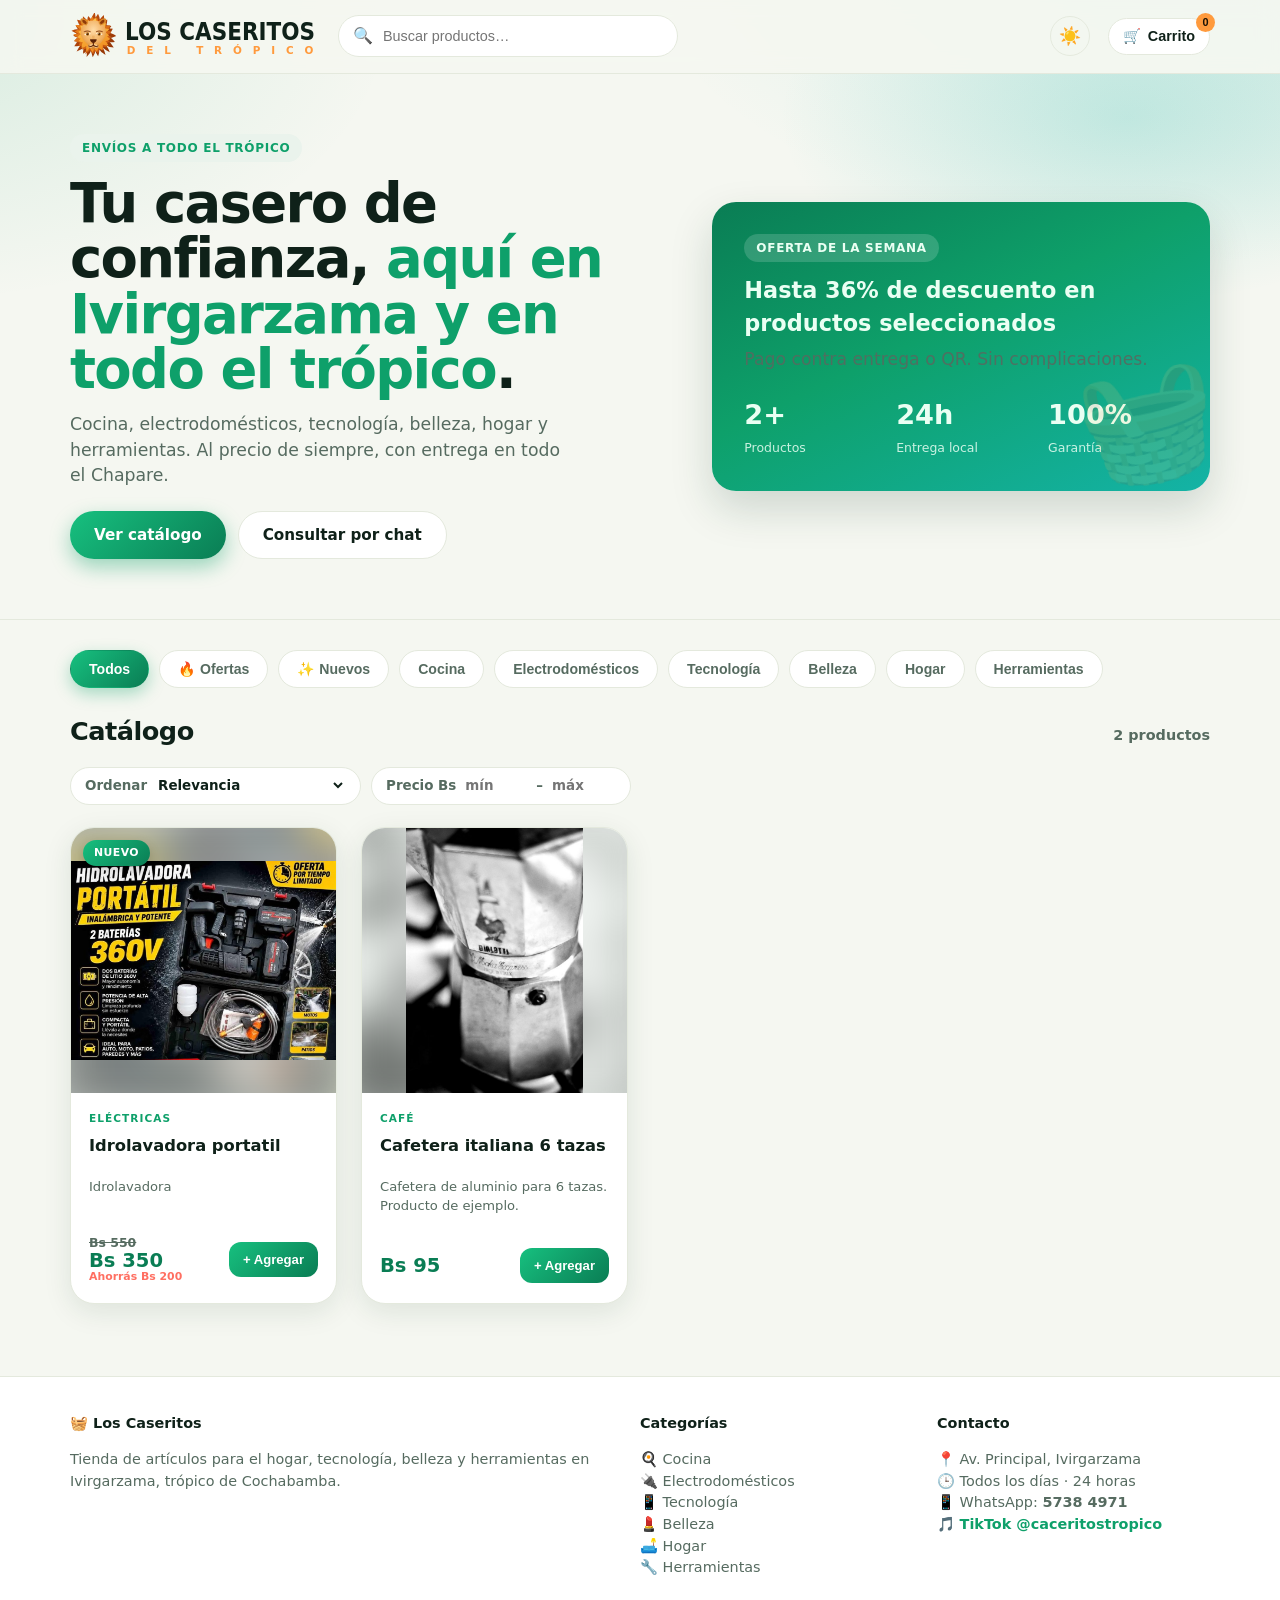
<file: tienda-publicada.html>
<!DOCTYPE html>
<html lang="es">
<head>
<meta charset="utf-8">
<meta name="viewport" content="width=device-width, initial-scale=1, viewport-fit=cover">
<title>Los Caseritos — Tienda en Ivirgarzama, Chapare</title>
<meta name="description" content="Cocina, electrodomésticos, tecnología, belleza, hogar y herramientas en Ivirgarzama. Precios en bolivianos y entrega rápida en Villa Tunari, Shinahota, Chimoré y todo el trópico de Cochabamba.">
<meta name="theme-color" content="#0a7d54">
<link rel="canonical" href="https://loscaseritos.com/">
<link rel="icon" href="data:image/svg+xml,%3Csvg%20xmlns='http://www.w3.org/2000/svg'%20viewBox='0%200%20100%20100'%20width='100'%20height='100'%3E%3Crect%20width='100'%20height='100'%20rx='22'%20fill='%230a7d54'/%3E%3Cg%20transform='translate(50,50)%20scale(.8)%20translate(-50,-46)'%3E%3Cmask%20id='mFav'%3E%3Crect%20width='100'%20height='100'%20fill='black'/%3E%3Cpath%20d='M50.0%20-1.0Q58.3%2015.1%2070.0%2011.4Q73.5%2022.5%2088.5%2023.8Q81.4%2037.6%2091.5%2046.0Q80.2%2054.1%2090.7%2069.5Q72.6%2068.6%2070.0%2080.6Q58.6%2078.1%2050.0%2090.5Q41.6%2077.4%2029.3%2081.9Q27.9%2068.1%209.3%2069.5Q19.1%2054.3%2010.0%2046.0Q17.9%2037.4%2011.5%2023.8Q27.0%2023.0%2029.2%2010.1Q41.9%2015.8%2050.0%20-1.0Z'%20fill='white'/%3E%3Cpath%20d='M50%2011a37%2037%200%201%200%20.01%200Z'%20fill='black'/%3E%3Cpath%20d='M50%2016a32%2032%200%201%201-.01%200Z'%20fill='white'/%3E%3Cpath%20d='M22%2032a9%209%200%200%201%2013-9l3%2012Z%20M78%2032a9%209%200%200%200-13-9l-3%2012Z'%20fill='white'/%3E%3Cpath%20d='M29%2038L45%2045L41%2052C33%2052%2029%2046%2029%2038ZM71%2038L55%2045L59%2052C67%2052%2071%2046%2071%2038Z'%20fill='black'/%3E%3Cpath%20d='M41%2057H59Q59%2068%2050%2071Q41%2068%2041%2057Z'%20fill='black'/%3E%3C/mask%3E%3Crect%20width='100'%20height='100'%20fill='%23ffffff'%20mask='url(%23mFav)'/%3E%3C/g%3E%3C/svg%3E">
<link rel="manifest" href="manifest.webmanifest">

<!-- ⚠️ VISTA PREVIA AL COMPARTIR (WhatsApp / Facebook / Telegram)
     WhatsApp NO lee rutas relativas: estas 3 URLs deben ser ABSOLUTAS.
     Al publicar, reemplazar "https://loscaseritos.com" por tu dominio real
     en este bloque, en <link rel="canonical">, en sitemap.xml y en productos.json (tienda.urlBase). -->
<meta property="og:type" content="website">
<meta property="og:site_name" content="Los Caseritos">
<meta property="og:locale" content="es_BO">
<meta property="og:title" content="Los Caseritos — Tu tienda en Ivirgarzama">
<meta property="og:description" content="Electrodomésticos, cocina, tecnología, hogar y más. Entrega rápida en todo el trópico de Cochabamba.">
<meta property="og:image" content="https://loscaseritos.com/img/og.jpg?v=mt9lveqe">
<meta property="og:image:width" content="1200">
<meta property="og:image:height" content="630">
<meta property="og:url" content="https://loscaseritos.com/">
<meta name="twitter:card" content="summary_large_image">
<meta name="twitter:title" content="Los Caseritos — Tu tienda en Ivirgarzama">
<meta name="twitter:description" content="Electrodomésticos, cocina, tecnología, hogar y más. Entrega rápida en todo el trópico de Cochabamba.">
<meta name="twitter:image" content="https://loscaseritos.com/img/og.jpg?v=mt9lveqe">

<!-- Ficha del negocio para Google -->
<script type="application/ld+json">
{
  "@context":"https://schema.org",
  "@type":"Store",
  "name":"Los Caseritos",
  "description":"Tienda de artículos para el hogar, tecnología, belleza y herramientas en Ivirgarzama, trópico de Cochabamba.",
  "url":"https://loscaseritos.com/",
  "image":"https://loscaseritos.com/img/og.jpg",
  "currenciesAccepted":"BOB",
  "paymentAccepted":"Efectivo, QR, transferencia bancaria",
  "openingHours":"Mo-Su 00:00-23:59",
  "address":{"@type":"PostalAddress","streetAddress":"Av. Principal","addressLocality":"Ivirgarzama","addressRegion":"Cochabamba","addressCountry":"BO"},
  "areaServed":["Ivirgarzama","Entre Ríos","Chimoré","Shinahota","Villa Tunari","Trópico de Cochabamba"]
}
</script>

<script>
  /* tema guardado, aplicado antes de pintar para que no parpadee */
  try{var t=localStorage.getItem('lc_theme');if(t)document.documentElement.setAttribute('data-theme',t)}catch(e){}
</script>
<style>
  :root{ color-scheme:light;
    --bg:#f5f7f1; --surface:#ffffff; --surface-2:#eaf3ec;
    --ink:#0f2119; --ink-soft:#566b60; --line:#e4e9dd;
    --green:#0ea06a; --green-deep:#0a7d54; --amber:#ff9a3d; --amber-soft:#ffc06b;
    --teal:#12b3a6; --coral:#ff6f61; --sobre-acento:#ffffff;
    --grad-brand:linear-gradient(135deg,#17c07f,#0a7d54);
    --grad-sun:linear-gradient(135deg,#ffbf5c,#ff7a59);
    --grad-hero:linear-gradient(155deg,#0a7d54 0%,#0ea06a 45%,#14b3a6 100%);
    --shadow:0 8px 28px rgba(16,60,40,.10);
    --shadow-hover:0 18px 42px rgba(16,60,40,.17);
    --radius:16px; --radius-lg:24px;
    --head-h:67px; /* lo recalcula el JS segun el header real */
    --f-display:"Trebuchet MS","Segoe UI",system-ui,sans-serif;
    --f-body:"Segoe UI",system-ui,-apple-system,sans-serif;
  }
  @media (prefers-color-scheme:dark){
    :root{ color-scheme:dark; --bg:#0a140f; --surface:#11201a; --surface-2:#183026;
      --ink:#eaf5ee; --ink-soft:#9fb6a8; --line:#223a2e;
      --green:#2fd08f; --green-deep:#18a870; --amber:#ffb056; --amber-soft:#ff8f3d;
      --teal:#2bd0c2; --coral:#ff8378; --sobre-acento:#ffffff;
      --grad-brand:linear-gradient(135deg,#2fd08f,#12946a);
      --grad-sun:linear-gradient(135deg,#ffb056,#ff7a59);
      --grad-hero:linear-gradient(155deg,#093a29 0%,#0f6b4a 50%,#12817a 100%);
      --shadow:0 8px 28px rgba(0,0,0,.45); --shadow-hover:0 18px 42px rgba(0,0,0,.55); }
  }
  :root[data-theme="dark"]{ color-scheme:dark; --bg:#0a140f; --surface:#11201a; --surface-2:#183026;
    --ink:#eaf5ee; --ink-soft:#9fb6a8; --line:#223a2e;
    --green:#2fd08f; --green-deep:#18a870; --amber:#ffb056; --amber-soft:#ff8f3d;
    --teal:#2bd0c2; --coral:#ff8378; --sobre-acento:#ffffff;
    --grad-brand:linear-gradient(135deg,#2fd08f,#12946a);
    --grad-sun:linear-gradient(135deg,#ffb056,#ff7a59);
    --grad-hero:linear-gradient(155deg,#093a29 0%,#0f6b4a 50%,#12817a 100%);
    --shadow:0 8px 28px rgba(0,0,0,.45); --shadow-hover:0 18px 42px rgba(0,0,0,.55); }
  :root[data-theme="light"]{ color-scheme:light; --bg:#f5f7f1; --surface:#ffffff; --surface-2:#eaf3ec;
    --ink:#0f2119; --ink-soft:#566b60; --line:#e4e9dd;
    --green:#0ea06a; --green-deep:#0a7d54; --amber:#ff9a3d; --amber-soft:#ffc06b;
    --teal:#12b3a6; --coral:#ff6f61; --sobre-acento:#ffffff;
    --grad-brand:linear-gradient(135deg,#17c07f,#0a7d54);
    --grad-sun:linear-gradient(135deg,#ffbf5c,#ff7a59);
    --grad-hero:linear-gradient(155deg,#0a7d54 0%,#0ea06a 45%,#14b3a6 100%);
    --shadow:0 8px 28px rgba(16,60,40,.10); --shadow-hover:0 18px 42px rgba(16,60,40,.17); }

  /* ═══ TEMA "DORADO" ═══
     Traduce el aspecto de motoivir.com — azul noche con acento dorado — al
     sistema de variables de la tienda. Está para que el comerciante compare
     los tres y elija; no es el tema de fábrica.

     ⚠️ No es el verde tintado de amarillo: acá el ACENTO PRINCIPAL cambia de
     color. `--green` no quiere decir "verde", quiere decir "el color con el
     que se pinta lo que se toca" — botones de comprar, precios, chips activos.
     Por eso el oro entra por ahí y no hace falta tocar ninguna regla.
     Y por eso hizo falta `--sobre-acento`: el blanco encima del dorado no se
     lee, va tinta oscura. Antes ese color estaba escrito a mano en 4 reglas.

     Va DESPUÉS del bloque claro a propósito: `:root[data-theme]` le gana al
     `@media (prefers-color-scheme:dark)`, que cuelga de `:root` pelado. */
  :root[data-theme="oro"]{ color-scheme:dark;
    --bg:#0b1020; --surface:#131b30; --surface-2:#0f1728;
    --ink:#eef1f8; --ink-soft:#94a3b8; --line:rgba(255,255,255,.10);
    --green:#eab308; --green-deep:#facc15; --amber:#ffe94d; --amber-soft:#fde68a;
    --teal:#38bdf8; --coral:#ef4444; --sobre-acento:#1a1205;
    --grad-brand:linear-gradient(135deg,#fde68a,#eab308);
    --grad-sun:linear-gradient(135deg,#ffe94d,#eab308);
    --grad-hero:linear-gradient(155deg,#0f1728 0%,#1b2444 55%,#2b2411 100%);
    --shadow:0 10px 30px rgba(0,0,0,.55);
    --shadow-hover:0 18px 44px rgba(0,0,0,.65), 0 0 22px rgba(234,179,8,.16); }

  /* Los detalles que hacen que se parezca de verdad y no sea "lo mismo pero
     amarillo": el filo dorado en las superficies y el brillo en lo que se
     puede tocar, que es la firma de motoivir.com. Van colgados del tema, así
     los otros dos ni se enteran. */
  :root[data-theme="oro"] .card{border-color:rgba(234,179,8,.20)}
  :root[data-theme="oro"] .card:hover{border-color:rgba(234,179,8,.55)}
  :root[data-theme="oro"] .btn-primary,
  :root[data-theme="oro"] .add{box-shadow:0 8px 20px rgba(234,179,8,.30)}
  :root[data-theme="oro"] .chip.active{box-shadow:0 6px 16px rgba(234,179,8,.32)}
  :root[data-theme="oro"] .search,
  :root[data-theme="oro"] .msearch{border-color:rgba(234,179,8,.24)}

  *{box-sizing:border-box}
  body{margin:0;color:var(--ink);font-family:var(--f-body);line-height:1.5;
    background:
      radial-gradient(1100px 560px at 100% -8%, color-mix(in srgb,var(--teal) 16%,transparent), transparent 60%),
      radial-gradient(900px 520px at -8% 2%, color-mix(in srgb,var(--green) 13%,transparent), transparent 55%),
      var(--bg);
    background-attachment:fixed}
  a{color:inherit}
  .wrap{max-width:1180px;margin:0 auto;padding-inline:20px}

  /* Header */
  header{position:sticky;top:0;z-index:50;background:color-mix(in srgb,var(--bg) 88%,transparent);
    backdrop-filter:blur(10px);border-bottom:1px solid var(--line)}
  .bar{display:flex;align-items:center;gap:18px;padding-block:13px}
  /* El logo entero (león + nombre) es UNA pieza: antes acá había un cuadrito
     verde con el símbolo y, al lado, el nombre escrito en HTML.
     `color` es lo que pinta "LOS CASERITOS" — el SVG lo toma con currentColor,
     así el logo sigue al tema claro/oscuro sin necesitar dos archivos. */
  .brand{display:flex;align-items:center;color:var(--ink)}
  /* flex:0 0 auto — si no, el flex de la barra le come ancho y el logo se deforma.
     Se le fija el ANCHO y no el alto: con `height:auto` el SVG saca el alto de
     su propia proporción, así el `max-width` del celular lo achica entero en
     vez de aplastarlo. */
  .marca-franja{width:250px;height:auto;flex:0 0 auto;display:block}
  .spacer{flex:1}
  .search{flex:1;max-width:340px;display:flex;align-items:center;gap:8px;background:var(--surface);
    border:1px solid var(--line);border-radius:999px;padding:8px 14px}
  .search input{border:0;background:transparent;outline:none;color:var(--ink);width:100%;font-size:.9rem}
  .icon-btn{position:relative;background:var(--surface);border:1px solid var(--line);border-radius:999px;
    padding:9px 14px;cursor:pointer;color:var(--ink);font-weight:700;font-size:.9rem;display:flex;gap:7px;align-items:center}
  .badge{position:absolute;top:-6px;right:-6px;background:var(--amber);color:#1b1205;font-size:.68rem;
    font-weight:800;min-width:19px;height:19px;border-radius:999px;display:grid;place-items:center;padding:0 5px}
  .theme{background:transparent;border:1px solid var(--line);border-radius:999px;width:40px;height:40px;cursor:pointer;font-size:1.1rem}
  /* El menú cuelga del botón con position:absolute, NO fixed: el header lleva
     backdrop-filter y eso crea bloque contenedor — un fixed se anclaría al
     header y no a la ventana (ya nos pasó con la barra de guardar del panel). */
  .tema-menu{position:relative;flex:0 0 auto}
  .tema-lista{position:absolute;top:calc(100% + 8px);right:0;z-index:60;
    background:var(--surface);border:1px solid var(--line);border-radius:14px;
    box-shadow:var(--shadow-hover);padding:6px;min-width:158px;display:grid;gap:2px}
  .tema-lista[hidden]{display:none}   /* display:grid ignora el atributo hidden */
  .tema-lista button{display:flex;align-items:center;gap:10px;width:100%;text-align:left;
    background:transparent;border:0;border-radius:10px;padding:10px 12px;cursor:pointer;
    color:var(--ink);font-family:var(--f-body);font-weight:700;font-size:.9rem;min-height:42px}
  .tema-lista button:hover{background:var(--surface-2)}
  .tema-lista button[aria-checked="true"]{background:var(--surface-2);color:var(--green-deep)}
  .tema-lista button[aria-checked="true"]::after{content:"✓";margin-left:auto;font-weight:800}

  /* Hero */
  .hero{position:relative;overflow:hidden;border-bottom:1px solid var(--line)}
  .hero::before{content:"";position:absolute;inset:0;pointer-events:none;
    background:radial-gradient(560px 300px at 88% 8%, color-mix(in srgb,var(--teal) 18%,transparent), transparent 62%)}
  .hero-inner{position:relative;display:grid;grid-template-columns:1.1fr .9fr;gap:34px;align-items:center;padding-block:60px}
  .hero h1{font-family:var(--f-display);font-size:clamp(2.1rem,5vw,3.4rem);line-height:1.02;
    letter-spacing:-.03em;margin:14px 0;text-wrap:balance}
  .hero h1 em{color:var(--green);font-style:normal}
  .hero p{font-size:1.08rem;color:var(--ink-soft);max-width:46ch;margin:0 0 22px}
  .hero-cta{display:flex;gap:12px;flex-wrap:wrap}
  .btn{border:0;cursor:pointer;font-weight:700;font-size:.95rem;padding:14px 24px;border-radius:999px;
    font-family:var(--f-body);transition:.18s;text-decoration:none;display:inline-block}
  .btn-primary{background:var(--grad-brand);color:var(--sobre-acento);box-shadow:0 8px 20px color-mix(in srgb,var(--green) 40%,transparent)}
  .btn-primary:hover{transform:translateY(-2px);box-shadow:0 12px 26px color-mix(in srgb,var(--green) 48%,transparent)}
  .btn-primary:disabled{opacity:.5;cursor:not-allowed;transform:none;box-shadow:none}
  .btn-ghost{background:var(--surface);color:var(--ink);border:1px solid var(--line)}
  .btn-ghost:hover{border-color:var(--green)}
  .hero-card{background:var(--grad-hero);border-radius:var(--radius-lg);
    padding:32px;color:#eafff3;box-shadow:var(--shadow-hover);position:relative;overflow:hidden}
  .hero-card::after{content:"🧺";position:absolute;right:-8px;bottom:-14px;font-size:7rem;opacity:.14;transform:rotate(-12deg)}
  .hero-card h3{margin:0 0 6px;font-family:var(--f-display);font-size:1.4rem}
  .hero-stats{display:flex;gap:22px;margin-top:22px}
  .hero-stats div{flex:1}
  .hero-stats b{display:block;font-size:1.7rem;font-family:var(--f-display)}
  .hero-stats span{font-size:.78rem;opacity:.85}
  .pill{display:inline-block;background:rgba(255,255,255,.16);padding:5px 12px;border-radius:999px;
    font-size:.75rem;font-weight:700;letter-spacing:.06em;text-transform:uppercase}

  /* Franja de ofertas: reemplaza a .hero-card en pantallas chicas */
  .ofertas-franja{display:none}
  .fila-movil{display:contents}
  .btn-chat{display:none}
  .btn-filtros{display:none}
  .cuenta-movil{display:none}

  /* Filtros */
  .cats{display:flex;gap:10px;flex-wrap:wrap;padding:30px 0 8px}
  .chip{border:1px solid var(--line);background:var(--surface);color:var(--ink-soft);
    padding:10px 18px;border-radius:999px;cursor:pointer;font-weight:600;font-size:.88rem;transition:.16s}
  .chip:hover{border-color:var(--green);color:var(--ink)}
  .chip.active{background:var(--grad-brand);color:var(--sobre-acento);border-color:transparent;
    box-shadow:0 6px 16px color-mix(in srgb,var(--green) 34%,transparent)}
  /* la copia del carrusel solo hace falta donde la fila desborda (celular);
     en pantalla grande entran todos los chips y duplicarlos sería un despropósito */
  .chip[aria-hidden="true"]{display:none}
  .subs{display:flex;gap:8px;flex-wrap:wrap;padding:8px 0 0}
  .subs:empty{display:none}
  .chip-sub{border:1px dashed var(--line);background:transparent;color:var(--ink-soft);
    padding:6px 13px;border-radius:999px;cursor:pointer;font-weight:600;font-size:.8rem;transition:.16s}
  .chip-sub:hover{border-color:var(--green);border-style:solid;color:var(--ink)}
  .chip-sub.active{background:var(--surface-2);border-style:solid;border-color:var(--green);color:var(--green-deep);font-weight:800}

  .barra-orden{display:flex;align-items:center;gap:10px;flex-wrap:wrap;padding:14px 0 0}
  .campo{display:flex;align-items:center;gap:7px;background:var(--surface);border:1px solid var(--line);
    border-radius:999px;padding:8px 14px;font-size:.84rem;color:var(--ink-soft);font-weight:600}
  .campo select,.campo input{border:0;background:transparent;outline:none;color:var(--ink);
    font-family:var(--f-body);font-size:.84rem;font-weight:700;cursor:pointer}
  /* La lista que se abre al tocar un <select> la dibuja el sistema, no la pagina:
     hereda el color del texto pero NO el fondo, asi que en oscuro/dorado quedaba
     texto casi blanco sobre blanco. Se arregla con color-scheme en :root (ver arriba)
     y pintando la opcion a mano, que es lo que respetan Chrome y Firefox en Windows. */
  select option{background:var(--surface);color:var(--ink)}
  .campo input{width:66px;cursor:text;font-weight:700}
  .link-limpiar{background:transparent;border:0;color:var(--green);font-weight:800;font-size:.84rem;
    cursor:pointer;text-decoration:underline;padding:8px 4px}

  /* Grid */
  .section-head{display:flex;align-items:baseline;justify-content:space-between;padding:16px 0 2px;gap:10px}
  .section-head h2{font-family:var(--f-display);font-size:1.6rem;margin:0;letter-spacing:-.02em}
  .section-head span{color:var(--ink-soft);font-size:.9rem;font-weight:600;white-space:nowrap}
  .grid{display:grid;grid-template-columns:repeat(4,1fr);gap:24px;padding:22px 0 72px}
  .card{cursor:pointer;-webkit-tap-highlight-color:transparent;background:var(--surface);border:1px solid var(--line);border-radius:var(--radius-lg);
    overflow:hidden;display:flex;flex-direction:column;transition:.2s;box-shadow:var(--shadow);position:relative}
  .card:hover{transform:translateY(-5px);box-shadow:var(--shadow-hover);
    border-color:color-mix(in srgb,var(--green) 38%,var(--line))}
  .card.agotado{opacity:.62}
  .card.agotado:hover{transform:none}
  .thumb{aspect-ratio:1/1;position:relative;overflow:hidden;background:var(--surface-2)}
  /* La foto se ve ENTERA (contain), no recortada (cover). Lo que carga el
     comerciante son volantes del proveedor, con el nombre y los datos
     escritos en la imagen, y de cualquier proporción: recortados a un
     cuadrado perdían justo las letras ("IDROLAVADORA" por HIDROLAVADORA).
     Lo que sobra a los costados se rellena con la misma foto desenfocada
     (.con-fondo), así no quedan franjas lisas. */
  .thumb img{width:100%;height:100%;object-fit:contain;display:block;transition:.35s;position:relative;z-index:1}
  .con-fondo{position:relative;overflow:hidden}
  .con-fondo::before{content:'';position:absolute;inset:-24px;z-index:0;
    background:var(--foto,none) center/cover no-repeat;filter:blur(20px) saturate(1.15);opacity:.5}
  .thumb .tag,.thumb .tag-stock,.thumb .cinta-agotado{z-index:2}
  .card:hover .thumb img{transform:scale(1.05)}
  .tag{position:absolute;top:12px;left:12px;background:var(--grad-sun);color:#3a1c00;font-size:.68rem;
    font-weight:800;padding:5px 11px;border-radius:999px;text-transform:uppercase;letter-spacing:.04em;
    box-shadow:0 4px 12px rgba(0,0,0,.18)}
  .tag.nuevo{background:var(--grad-brand);color:var(--sobre-acento)}
  .tag-stock{position:absolute;top:12px;right:12px;background:color-mix(in srgb,var(--coral) 92%,#000);
    color:#fff;font-size:.64rem;font-weight:800;padding:4px 10px;border-radius:999px;letter-spacing:.03em}
  .cinta-agotado{position:absolute;inset:0;display:grid;place-items:center;
    background:color-mix(in srgb,var(--bg) 55%,transparent);font-weight:900;letter-spacing:.12em;
    font-size:.9rem;color:var(--ink);text-transform:uppercase}
  .card-body{padding:18px 18px 20px;display:flex;flex-direction:column;gap:8px;flex:1}
  .card .cat-label{font-size:.66rem;font-weight:800;color:var(--green);text-transform:uppercase;letter-spacing:.1em}
  .card h3{margin:0;font-size:1.02rem;line-height:1.3;font-family:var(--f-display);font-weight:700}
  .card .desc{font-size:.82rem;color:var(--ink-soft);flex:1;line-height:1.45}
  .price-row{display:flex;align-items:center;justify-content:space-between;margin-top:12px;gap:10px}
  .price-col{display:flex;flex-direction:column;line-height:1.1}
  .price{font-family:var(--f-display);font-weight:800;font-size:1.22rem;white-space:nowrap;color:var(--green-deep)}
  .price-antes{font-size:.78rem;color:var(--ink-soft);text-decoration:line-through;font-weight:600}
  .ahorro{font-size:.68rem;font-weight:800;color:var(--coral)}
  .add{background:var(--grad-brand);color:var(--sobre-acento);border:0;border-radius:12px;padding:10px 14px;cursor:pointer;
    font-weight:700;font-size:.82rem;white-space:nowrap;transition:.16s}
  .add .add-i{display:none}
  .add:hover{filter:brightness(1.06)}
  .add:active{transform:scale(.95)}
  .add:disabled{background:var(--surface-2);color:var(--ink-soft);cursor:not-allowed}

  /* Esqueleto de carga */
  .sk{background:var(--surface);border:1px solid var(--line);border-radius:var(--radius-lg);overflow:hidden}
  .sk-img{aspect-ratio:1/1;background:var(--surface-2)}
  .sk-l{height:12px;margin:12px 16px;border-radius:6px;background:var(--surface-2)}
  .sk-l.corta{width:45%}
  .sk,.sk-img,.sk-l{animation:pulso 1.2s ease-in-out infinite}
  @keyframes pulso{50%{opacity:.55}}

  /* Cajon del carrito */
  .overlay{position:fixed;inset:0;background:rgba(10,20,14,.5);opacity:0;pointer-events:none;transition:.2s;z-index:80}
  .overlay.open{opacity:1;pointer-events:auto}
  .drawer{position:fixed;top:0;right:0;height:100%;width:min(420px,94vw);background:var(--bg);
    z-index:90;transform:translateX(100%);transition:.25s;display:flex;flex-direction:column;border-left:1px solid var(--line)}
  .drawer.open{transform:translateX(0)}
  .drawer-head{display:flex;align-items:center;justify-content:space-between;padding:20px;border-bottom:1px solid var(--line);gap:8px}
  .drawer-head h3{margin:0;font-family:var(--f-display);font-size:1.15rem}
  .close{background:transparent;border:0;font-size:1.5rem;cursor:pointer;color:var(--ink);
    width:44px;height:44px;border-radius:999px;display:grid;place-items:center;flex:0 0 auto;
    -webkit-tap-highlight-color:transparent}
  .close:active{background:var(--surface-2)}
  .cart-items{flex:1;overflow-y:auto;padding:12px 20px}
  .ci{display:flex;gap:12px;align-items:center;padding:12px 0;border-bottom:1px solid var(--line)}
  .ci .em{width:46px;height:46px;background:var(--surface-2);border-radius:10px;display:grid;place-items:center;
    font-size:1.5rem;overflow:hidden;flex:0 0 auto}
  .ci .em img{width:100%;height:100%;object-fit:cover}
  .ci-info{flex:1;min-width:0}
  .ci-info b{font-size:.88rem;display:block;line-height:1.25}
  .ci-info span{font-size:.78rem;color:var(--ink-soft)}
  .ci-var{display:inline-block;font-size:.7rem;font-weight:800;color:var(--green-deep);
    background:var(--surface-2);padding:1px 8px;border-radius:999px;margin-top:2px}
  .qty{display:flex;align-items:center;gap:8px}
  .qty button{width:36px;height:36px;border-radius:10px;border:1px solid var(--line);background:var(--surface);
    cursor:pointer;font-weight:800;font-size:1rem;color:var(--ink);line-height:1;
    display:grid;place-items:center;-webkit-tap-highlight-color:transparent;touch-action:manipulation}
  .qty button:active{background:var(--surface-2)}
  .qty button:disabled{opacity:.4;cursor:not-allowed}
  .qty b{min-width:22px;text-align:center}
  .quitar{background:transparent;border:0;cursor:pointer;font-size:1rem;opacity:.55;padding:6px;
    -webkit-tap-highlight-color:transparent}
  .quitar:hover{opacity:1}
  .empty{text-align:center;color:var(--ink-soft);padding:50px 20px}
  .drawer-foot{padding:16px 20px 20px;border-top:1px solid var(--line);background:var(--surface)}
  /* aviso cuando algo del carrito se quedó sin stock mientras el cliente decidía */
  .alerta-stock{display:flex;flex-direction:column;gap:8px;margin-bottom:12px;padding:11px 13px;
    border-radius:12px;font-size:.83rem;font-weight:700;line-height:1.45;
    background:color-mix(in srgb,var(--coral) 15%,transparent);
    border:1px solid color-mix(in srgb,var(--coral) 40%,transparent);color:var(--coral)}
  .alerta-stock[hidden]{display:none}
  .alerta-stock button{background:var(--coral);color:#fff;border:0;border-radius:9px;
    padding:9px 12px;font-family:var(--f-body);font-weight:800;font-size:.83rem;cursor:pointer}
  .ci.sin-stock{opacity:.55}
  .ci-alerta{display:block;font-size:.72rem;font-weight:800;color:var(--coral);margin-top:2px}

  .fila{display:flex;justify-content:space-between;font-size:.88rem;color:var(--ink-soft);padding:3px 0}
  /* sin esto, display:flex le gana al atributo hidden y la fila se ve igual */
  .fila[hidden]{display:none}
  .fila.desc{color:var(--green)}
  .total-row{display:flex;justify-content:space-between;font-family:var(--f-display);font-size:1.25rem;
    font-weight:800;margin:8px 0 14px;color:var(--ink);border-top:1px solid var(--line);padding-top:10px}
  .vaciar{background:transparent;border:0;color:var(--ink-soft);font-size:.82rem;font-weight:700;
    cursor:pointer;text-decoration:underline;padding:6px 0}
  .wa{width:100%;text-align:center;background:#25d366;color:#062b14;text-decoration:none;
    display:block;padding:14px;border-radius:12px;font-weight:800;border:0;cursor:pointer;font-size:.95rem}
  .btn-full{width:100%;display:block;text-align:center}

  /* Formulario de datos */
  .form{padding:16px 20px 20px;overflow-y:auto;flex:1}
  .form label{display:block;font-size:.78rem;font-weight:800;color:var(--ink-soft);
    text-transform:uppercase;letter-spacing:.06em;margin:14px 0 5px}
  .form label:first-child{margin-top:0}
  .form input,.form select,.form textarea{width:100%;background:var(--surface);border:1px solid var(--line);
    border-radius:12px;padding:12px 14px;color:var(--ink);font-family:var(--f-body);font-size:.95rem;outline:none}
  .form input:focus,.form select:focus,.form textarea:focus{border-color:var(--green)}
  .form textarea{resize:vertical;min-height:64px}
  .form .req{color:var(--coral)}
  .cupon-fila{display:flex;gap:8px}
  .cupon-fila button{flex:0 0 auto;background:var(--surface-2);border:1px solid var(--line);border-radius:12px;
    padding:0 16px;font-weight:800;cursor:pointer;color:var(--ink);font-size:.85rem}
  .aviso{font-size:.8rem;font-weight:700;margin-top:6px}
  .aviso.ok{color:var(--green)}
  .aviso.mal{color:var(--coral)}
  .volver{background:transparent;border:0;color:var(--ink-soft);font-weight:800;font-size:.85rem;
    cursor:pointer;padding:4px 0;display:flex;align-items:center;gap:5px}

  /* Envio del pedido sin enlace directo de WhatsApp */
  .resumen-pedido{background:var(--surface-2);border:1px solid var(--line);border-radius:12px;
    padding:12px 14px;font-size:.82rem;white-space:pre-wrap;max-height:170px;overflow-y:auto;
    font-family:ui-monospace,Consolas,monospace;line-height:1.5;margin-bottom:12px}
  .numero-grande{display:block;width:100%;text-align:center;background:var(--surface);
    border:2px dashed var(--green);border-radius:14px;padding:14px;cursor:pointer;color:var(--ink);
    font-family:var(--f-display);font-weight:800;font-size:1.6rem;letter-spacing:.04em;margin:10px 0 4px}
  .numero-grande small{display:block;font-size:.7rem;font-weight:700;color:var(--ink-soft);
    letter-spacing:.1em;text-transform:uppercase;margin-top:4px}
  .canales{display:grid;grid-template-columns:1fr 1fr;gap:8px;margin-top:10px}
  .canal{display:block;text-align:center;text-decoration:none;padding:13px 8px;border-radius:12px;
    font-weight:800;font-size:.88rem;color:#fff}
  .canal.tg{background:#2aabee}
  .canal.ms{background:#a334fa}
  .nota-seg{font-size:.75rem;color:var(--ink-soft);margin-top:12px;line-height:1.5}

  footer{border-top:1px solid var(--line);background:var(--surface);padding:36px 0;color:var(--ink-soft);font-size:.9rem}
  .foot-grid{display:grid;grid-template-columns:2fr 1fr 1fr;gap:24px}
  .foot-grid h4{color:var(--ink);font-family:var(--f-display);margin:0 0 10px}
  .foot-grid a{color:var(--green);font-weight:700;text-decoration:none}

  /* Ficha de producto */
  .modal{position:fixed;z-index:95;background:var(--bg);display:flex;flex-direction:column;
    opacity:0;pointer-events:none;transition:.22s;
    left:50%;top:50%;transform:translate(-50%,-46%) scale(.97);
    width:min(880px,94vw);max-height:88vh;border-radius:var(--radius-lg);
    overflow:hidden;box-shadow:var(--shadow-hover);border:1px solid var(--line)}
  .modal.open{opacity:1;pointer-events:auto;transform:translate(-50%,-50%) scale(1)}
  .modal-in{display:grid;grid-template-columns:1fr 1fr;overflow-y:auto;overflow-x:hidden;flex:1;min-width:0}
  /* La caja de la foto ocupa TODA la columna, no solo un cuadrado arriba:
     en la computadora la ficha es más alta que ancha y debajo de la foto
     quedaba un bloque liso vacío. La foto va absoluta para que su 100% de
     alto sea el de la caja estirada. */
  .m-img{background:var(--surface-2);position:relative;display:flex;flex-direction:column}
  .m-img .principal{aspect-ratio:1/1;flex:1 0 auto}
  .m-img .principal img{position:absolute;inset:0;width:100%;height:100%;object-fit:contain;display:block;z-index:1}
  .m-galeria{display:flex;gap:6px;padding:8px;overflow-x:auto;scrollbar-width:none}
  .m-galeria::-webkit-scrollbar{display:none}
  .m-galeria:has(> :only-child){display:none}
  .m-galeria button{flex:0 0 auto;width:56px;height:56px;border-radius:10px;overflow:hidden;
    border:2px solid transparent;background:var(--surface);cursor:pointer;padding:0}
  .m-galeria button.activa{border-color:var(--green)}
  .m-body{padding:26px;display:flex;flex-direction:column;gap:10px;background:var(--surface);min-width:0}
  .m-body h3{margin:0;font-family:var(--f-display);font-size:1.45rem;line-height:1.2}
  .m-body .desc{color:var(--ink-soft);font-size:.95rem;margin:0;flex:1}
  .m-foot{display:flex;align-items:center;justify-content:space-between;gap:14px;margin-top:6px;flex-wrap:wrap}
  .m-precios{display:flex;align-items:baseline;gap:10px;flex-wrap:wrap}
  .m-price{font-family:var(--f-display);font-weight:800;font-size:1.9rem;color:var(--green-deep)}
  .m-antes{font-size:1rem;color:var(--ink-soft);text-decoration:line-through;font-weight:600}
  .m-ahorro{font-size:.78rem;font-weight:800;color:#fff;background:var(--coral);padding:3px 10px;border-radius:999px}
  .m-add{width:100%;margin-top:4px}
  .m-close{position:absolute;top:12px;right:12px;z-index:2;width:38px;height:38px;border-radius:999px;
    border:0;background:rgba(0,0,0,.72);color:#fff;font-size:1.1rem;cursor:pointer;box-shadow:0 2px 10px rgba(0,0,0,.4);
    display:grid;place-items:center;backdrop-filter:blur(4px)}
  .m-compartir{position:absolute;top:12px;right:58px;z-index:2;width:38px;height:38px;border-radius:999px;
    border:0;background:rgba(0,0,0,.72);color:#fff;font-size:1rem;cursor:pointer;box-shadow:0 2px 10px rgba(0,0,0,.4);
    display:grid;place-items:center;backdrop-filter:blur(4px)}
  .m-meta{display:flex;gap:8px;align-items:center;flex-wrap:wrap}
  .m-stock{font-size:.78rem;font-weight:700;color:var(--green);background:var(--surface-2);
    padding:4px 10px;border-radius:999px}
  .m-stock.poco{color:var(--amber)}
  .m-stock.sin{color:var(--coral)}
  .m-vars{display:flex;gap:7px;flex-wrap:wrap;margin-top:2px}
  .m-vars .et{width:100%;font-size:.72rem;font-weight:800;color:var(--ink-soft);
    text-transform:uppercase;letter-spacing:.07em;margin-bottom:2px}
  .var-op{border:1px solid var(--line);background:var(--surface);color:var(--ink);border-radius:10px;
    padding:9px 14px;cursor:pointer;font-weight:700;font-size:.85rem;min-height:42px}
  .var-op.activa{border-color:var(--green);background:var(--surface-2);color:var(--green-deep)}

  /* Preguntar por el producto. Va debajo de "Agregar al carrito" y con menos
     peso visual: la acción principal sigue siendo comprar, no consultar. */
  .m-consultar{display:flex;align-items:center;justify-content:center;gap:8px;
    margin-top:8px;padding:13px;border-radius:999px;text-decoration:none;
    border:1px solid #25d366;background:transparent;color:var(--ink);
    font-family:var(--f-body);font-weight:700;font-size:.9rem;cursor:pointer;
    transition:.16s;-webkit-tap-highlight-color:transparent}
  .m-consultar:hover{background:#25d366;color:#062b14}
  .m-consultar:active{transform:scale(.98)}
  .m-consultar[hidden]{display:none}
  .m-consultar svg{width:19px;height:19px;flex:0 0 auto}

  /* Sugerencias al pie de la ficha */
  /* min-width:0 — sin esto la fila de sugerencias (6 tarjetas en línea) estira
     al contenedor flex/grid del modal y el resto del contenido se sale del borde */
  .m-rel{margin-top:18px;border-top:1px solid var(--line);padding-top:14px;min-width:0;max-width:100%}
  .m-rel:empty{display:none}
  .m-rel h4{margin:0 0 10px;font-family:var(--f-display);font-size:.95rem;color:var(--ink)}
  .rel-fila{display:flex;gap:10px;overflow-x:auto;scrollbar-width:none;padding-bottom:4px;
    -webkit-overflow-scrolling:touch}
  .rel-fila::-webkit-scrollbar{display:none}
  .rel{flex:0 0 auto;width:104px;background:var(--bg);border:1px solid var(--line);
    border-radius:14px;padding:0 0 8px;cursor:pointer;text-align:left;overflow:hidden;
    display:flex;flex-direction:column;gap:3px;font-family:var(--f-body);
    -webkit-tap-highlight-color:transparent;transition:.15s}
  .rel:hover{border-color:var(--green);transform:translateY(-2px)}
  .rel:active{transform:scale(.97)}
  .rel img{width:100%;aspect-ratio:1/1;object-fit:contain;display:block;background:var(--surface-2)}
  .rel-nom{font-size:.74rem;font-weight:700;color:var(--ink);line-height:1.25;padding:5px 8px 0;
    display:-webkit-box;-webkit-line-clamp:2;-webkit-box-orient:vertical;overflow:hidden}
  .rel-precio{font-size:.82rem;font-weight:800;color:var(--green-deep);padding:0 8px}
  .rel-antes{font-size:.66rem;color:var(--ink-soft);text-decoration:line-through;padding:0 8px}

  /* Volver arriba: con catálogo largo, volver al buscador era un viaje */
  .arriba{position:fixed;right:14px;bottom:14px;z-index:65;width:46px;height:46px;
    border-radius:999px;border:1px solid var(--line);background:var(--surface);color:var(--ink);
    font-size:1.15rem;font-weight:800;cursor:pointer;display:none;place-items:center;
    box-shadow:var(--shadow-hover);-webkit-tap-highlight-color:transparent}
  .arriba.ver{display:grid}
  /* si está la barra del carrito, se corre para no taparla */
  .arriba.sobre-barra{bottom:78px}

  /* Lo que viste antes: va al final para no robarle lugar a los productos */
  .vistos{padding:8px 0 60px}
  .vistos[hidden]{display:none}
  .vistos h2{font-family:var(--f-display);font-size:1.15rem;margin:0 0 12px;letter-spacing:-.02em}

  /* Aviso al agregar */
  .toast{position:fixed;left:50%;bottom:96px;transform:translate(-50%,14px);z-index:100;
    background:var(--ink);color:var(--bg);padding:12px 20px;border-radius:999px;
    font-weight:700;font-size:.9rem;opacity:0;pointer-events:none;transition:.22s;box-shadow:var(--shadow-hover);
    max-width:88vw;text-align:center}
  .toast.show{opacity:1;transform:translate(-50%,0)}

  body.lock{position:fixed;width:100%;overflow:hidden}

  /* Solo movil */
  .msearch{display:none}
  .cartbar{display:none}

  @media(max-width:920px){
    .hero-inner{grid-template-columns:1fr;padding-block:24px;gap:16px}
    /* la tarjeta "Oferta de la semana" ocupaba 296px y no era clickeable */
    .hero-card{display:none}
    .ofertas-franja{display:flex;align-items:center;justify-content:space-between;gap:10px;width:100%;
      background:var(--grad-sun);color:#3a1c00;border:0;border-radius:14px;padding:13px 16px;min-height:48px;
      font-family:var(--f-body);font-size:.92rem;font-weight:700;cursor:pointer;text-align:left;
      box-shadow:0 6px 18px color-mix(in srgb,var(--amber) 35%,transparent);
      -webkit-tap-highlight-color:transparent}
    .ofertas-franja .ver{font-weight:800;opacity:.8;white-space:nowrap}
    .ofertas-franja:active{transform:scale(.99)}
    /* ofertas y chat en la misma fila, en vez de una fila cada uno */
    .fila-movil{display:flex;gap:8px;align-items:stretch;width:100%}
    .fila-movil .ofertas-franja{flex:1;min-width:0}
    .fila-movil .ofertas-franja>span:first-child{overflow:hidden;text-overflow:ellipsis;white-space:nowrap}
    /* el 💬 solo aparece cuando se esconden los botones del hero (≤520px);
       en tablet los botones siguen ahí y tenerlo acá sería un chat duplicado */
    .btn-chat{place-items:center;flex:0 0 auto;width:52px;border:1px solid var(--line);
      background:var(--surface);border-radius:14px;font-size:1.3rem;cursor:pointer;
      -webkit-tap-highlight-color:transparent}
    .btn-chat:active{background:var(--surface-2)}
    /* el pie repetia las mismas categorias que los chips */
    .foot-cats{display:none}
    footer{padding:26px 0}
    .hero-cta{gap:10px}
    .hero-cta .btn{flex:1 1 auto;text-align:center}
    .grid{grid-template-columns:repeat(2,1fr)}
    .search{display:none}
    .foot-grid{grid-template-columns:1fr}
    /* buscador arriba del catálogo. Va dentro de main.wrap, así que hereda su
       ancho: no necesita márgenes automáticos ni calc(). Sigue siendo sticky,
       o sea que al bajar se pega debajo del encabezado y queda siempre a mano. */
    .msearch{display:flex;align-items:center;gap:9px;position:sticky;top:var(--head-h);z-index:45;
      margin:12px 0 0;width:100%;
      background:var(--surface);border:1px solid var(--line);border-radius:999px;padding:12px 16px;box-shadow:var(--shadow)}
    .msearch input{border:0;background:transparent;outline:none;color:var(--ink);width:100%;font-size:1rem}
    /* barra de carrito fija abajo */
    .cartbar.show{display:flex;position:fixed;left:12px;right:12px;bottom:12px;z-index:70;
      align-items:center;justify-content:space-between;gap:10px;
      background:var(--green);color:#fff;border:0;border-radius:14px;padding:15px 18px;
      font-weight:800;font-size:.95rem;box-shadow:0 10px 26px rgba(0,0,0,.4);cursor:pointer}
    .cartbar .cta{opacity:.92;font-weight:700}
    main.wrap{padding-bottom:104px}
  }
  @media(max-width:820px){
    .modal{left:0;right:0;top:auto;bottom:0;width:100%;max-height:92vh;transform:translateY(100%);
      border-radius:22px 22px 0 0;border-bottom:0}
    .modal.open{transform:translateY(0)}
    .modal-in{grid-template-columns:1fr}
    .m-img .principal{aspect-ratio:4/3}
    .m-body{padding:18px 18px 24px}
    .m-body h3{font-size:1.2rem}
    .m-price{font-size:1.6rem}
    .m-add{min-height:50px;font-size:1rem}
    .toast{bottom:110px}
  }
  @media(max-width:520px){
    .wrap{padding-inline:14px}
    .grid{grid-template-columns:repeat(2,1fr);gap:10px;padding:12px 0 72px}
    /* el 58vw es el freno para los teléfonos angostos: a 375 px el logo mide
       225 y sobran 100 para el sol y el carrito, pero a 320 px se pasaba y
       empujaba el carrito fuera de la pantalla */
    .marca-franja{width:225px;max-width:58vw}

    /* ═══ RECORTE DE ALTURA EN CELULAR ═══
       El objetivo es que el cliente vea productos apenas entra, sin scrollear.
       Todo lo que se saca acá está repetido en otro lado de la página. */

    /* "Envíos a todo el trópico" ya lo dice la franja de ofertas y el pie */
    .hero .pill{display:none}
    /* el párrafo lista las categorías, y los chips de abajo hacen lo mismo pero clickeables */
    .hero p{display:none}
    /* "Ver catálogo" apunta a algo que está 200px más abajo; el chat pasó a la fila de ofertas */
    .solo-pc{display:none}
    .hero-cta{display:none}
    .btn-chat{display:grid}
    .hero-inner{padding-block:12px;gap:10px}
    /* el margen de arriba separaba el título de la pastilla, que acá está oculta */
    /* text-wrap:balance reparte las palabras para que las líneas queden parejas,
       si no el centrado se ve torcido con una línea larga y una corta */
    .hero h1{margin:0;text-align:center;text-wrap:balance}
    .bar{padding-block:9px}
    .msearch{padding:10px 16px;margin-top:10px}
    .cats{padding:10px 0 2px}
    .chip{min-height:40px;padding:8px 15px;font-size:.85rem}

    /* fila única: contador + botón de filtros, en lugar del título "Catálogo" */
    .section-head{padding:8px 0 2px;align-items:center;gap:8px}
    .section-head h2{display:none}
    .section-head #count{display:none}
    .cuenta-movil{display:block;flex:1;color:var(--ink-soft);font-size:.85rem;font-weight:700}
    .btn-filtros{display:flex;align-items:center;gap:6px;position:relative;flex:0 0 auto;
      background:var(--surface);border:1px solid var(--line);border-radius:999px;
      padding:8px 16px;min-height:38px;color:var(--ink);font-family:var(--f-body);
      font-weight:700;font-size:.83rem;cursor:pointer;-webkit-tap-highlight-color:transparent}
    .btn-filtros[aria-expanded="true"]{border-color:var(--green);color:var(--green-deep)}
    .btn-filtros .punto{width:8px;height:8px;border-radius:999px;background:var(--amber)}

    /* los filtros arrancan cerrados: 97px que se recuperan para productos */
    .barra-orden{display:none;padding:10px 0 2px}
    .barra-orden.abierta{display:flex}

    /* chips de categoria deslizables */
    .cats{flex-wrap:nowrap;overflow-x:auto;-webkit-overflow-scrolling:touch;scrollbar-width:none}
    .cats::-webkit-scrollbar{display:none}
    .chip{flex:0 0 auto;display:inline-flex;align-items:center}
    .chip[aria-hidden="true"]{display:inline-flex}   /* acá sí: alimenta el giro continuo */
    .subs{flex-wrap:nowrap;overflow-x:auto;scrollbar-width:none;padding-top:6px}
    .subs::-webkit-scrollbar{display:none}
    .chip-sub{flex:0 0 auto;min-height:38px;display:inline-flex;align-items:center}
    .barra-orden{gap:7px}
    .campo{padding:7px 12px;font-size:.78rem;min-height:40px}
    .campo select,.campo input{font-size:.78rem}
    .campo input{width:54px}
    .m-close{width:44px;height:44px}
    .m-compartir{width:44px;height:44px;right:64px}
    /* tarjeta compacta: foto 4:3, sin descripcion y boton "+" redondo.
       La descripcion completa y la foto grande estan en la ficha del producto. */
    .thumb{aspect-ratio:4/3}
    .tag{top:8px;left:8px;font-size:.62rem;padding:4px 9px}
    .tag-stock{top:8px;right:8px;font-size:.58rem;padding:3px 8px}
    .card-body{padding:9px 10px 10px;gap:3px}
    .card .cat-label{font-size:.69rem;letter-spacing:.05em}
    .card h3{font-size:.87rem;line-height:1.24;
      display:-webkit-box;-webkit-line-clamp:2;-webkit-box-orient:vertical;overflow:hidden}
    .card .desc{display:none}
    /* margin-top:auto = precio y boton siempre al pie, alineados entre tarjetas vecinas */
    .price-row{flex-direction:row;align-items:center;justify-content:space-between;gap:6px;margin-top:auto;padding-top:4px}
    .price{font-size:1.02rem}
    .price-antes{font-size:.7rem}
    .ahorro{display:none}
    .add{flex:0 0 auto;width:44px;height:44px;min-height:44px;padding:0;border-radius:13px;
      display:grid;place-items:center;font-size:1.5rem;line-height:1;font-weight:700}
    .add .add-t{display:none}
    .add .add-i{display:block;margin-top:-2px}
    .icon-btn .lbl{display:none}
    .icon-btn{padding:9px 12px;min-height:42px}
    /* Renglón del carrito en 2 filas: con todo en una sola, el nombre del
       producto se partía en tres líneas y quedaba ilegible. */
    .ci{position:relative;display:grid;grid-template-columns:48px 1fr;
      column-gap:10px;row-gap:7px;align-items:start;padding:12px 32px 12px 0}
    .ci .em{grid-row:1 / span 2;width:48px;height:48px}
    .ci-info{grid-column:2;min-width:0}
    .ci-info b{font-size:.9rem}
    .ci .qty{grid-column:2;justify-self:start}
    .qty button{width:40px;height:40px;font-size:1.15rem}
    .quitar{position:absolute;top:10px;right:0;font-size:1.05rem;padding:4px}
    .hero h1{font-size:clamp(1.5rem,6.5vw,1.85rem)}
    .hero p{font-size:.95rem;margin-bottom:16px}
    .hero .pill{font-size:.68rem}
    .canales{grid-template-columns:1fr}
  }

  /* tablet: 3 columnas, si no las tarjetas quedan enormes */
  @media(min-width:640px) and (max-width:920px){
    .grid{grid-template-columns:repeat(3,1fr);gap:16px}
    .card h3{font-size:.95rem}
    .card .desc{font-size:.8rem}
  }

  @media(prefers-reduced-motion:reduce){
    *{animation-duration:.01ms !important;transition-duration:.01ms !important}
  }
</style>
</head>
<body>

<header>
  <div class="wrap bar">
    <div class="brand">
      <!-- lo reescribe herramientas/logo-franja.cjs, no editar a mano -->
      <svg class="marca-franja" viewBox="0 0 300 56" role="img" aria-label="Los Caseritos del Trópico">
  <g transform="scale(.56)">
  <defs>
    <linearGradient id="mAh" x1=".2" y1="0" x2=".8" y2="1">
      <stop offset="0" stop-color="#c2500f"/><stop offset="1" stop-color="#8f3406"/>
    </linearGradient>
    <linearGradient id="mBh" x1=".2" y1="0" x2=".8" y2="1">
      <stop offset="0" stop-color="#f08a1e"/><stop offset="1" stop-color="#c2500f"/>
    </linearGradient>
    <linearGradient id="mCh" x1=".3" y1="0" x2=".7" y2="1">
      <stop offset="0" stop-color="#ffcb4d"/><stop offset="1" stop-color="#f08a1e"/>
    </linearGradient>
    <radialGradient id="carah" cx=".5" cy=".33" r=".72">
      <stop offset="0" stop-color="#ffdba6"/><stop offset=".62" stop-color="#f0ad5c"/>
      <stop offset="1" stop-color="#c9761f"/>
    </radialGradient>
  </defs>

  <path d="M78.3 41.7Q89.6 41.5 99.1 49.5Q89.6 54.5 78.3 54.3ZM79.0 49.6Q89.4 52.2 96.2 62.2Q86.2 64.1 75.9 61.1ZM77.5 57.3Q88.1 63.0 93.7 73.7Q82.1 73.5 71.8 67.1ZM73.3 65.2Q82.0 73.5 85.3 84.2Q75.5 80.0 67.2 71.3ZM68.2 70.6Q74.1 80.4 76.2 90.2Q66.0 85.1 60.4 75.1ZM61.9 74.5Q64.2 83.4 60.2 92.5Q55.4 85.8 52.9 76.9ZM54.7 76.6Q54.7 86.7 48.7 95.1Q45.3 86.7 45.3 76.6ZM46.7 76.8Q44.0 87.2 35.5 94.1Q35.6 84.9 38.5 74.6ZM40.3 75.3Q35.7 83.0 28.5 87.6Q26.8 77.9 31.2 70.1ZM33.0 71.5Q25.0 79.7 14.1 82.4Q18.3 73.0 26.5 65.0ZM28.7 67.7Q20.1 72.8 9.1 71.0Q13.6 61.5 22.3 56.5ZM23.7 60.2Q16.0 62.1 8.6 60.3Q13.5 52.8 21.1 50.5ZM21.5 53.6Q13.5 53.3 6.7 48.9Q13.5 42.7 21.5 42.4ZM21.1 46.2Q10.9 43.6 3.1 38.3Q13.9 32.2 24.0 35.1ZM22.3 39.4Q15.3 35.1 11.9 26.8Q21.4 24.4 28.7 28.3ZM25.6 32.3Q17.8 24.8 15.0 14.5Q26.8 15.8 34.3 23.6ZM31.7 25.5Q26.8 17.1 27.7 7.2Q34.8 12.5 39.7 20.9ZM37.7 21.8Q35.8 14.0 38.9 6.2Q45.3 11.4 47.6 19.1ZM44.8 19.5Q44.6 7.9 53.0 -1.7Q55.4 7.9 55.2 19.5ZM51.5 19.0Q54.0 9.0 60.0 1.5Q66.0 12.2 63.2 22.2ZM59.3 20.5Q64.7 10.7 72.3 4.1Q75.0 16.6 69.1 26.2ZM65.8 23.7Q72.3 17.4 79.6 14.0Q80.6 25.7 74.3 32.2ZM71.3 28.3Q78.6 24.4 88.6 27.6Q84.7 35.1 77.7 39.4ZM75.9 34.9Q84.1 32.9 91.7 33.6Q87.1 44.0 79.0 46.4Z"  fill="url(#mAh)"/>
  <path d="M77.0 46.9Q83.3 48.1 88.3 51.1Q82.2 56.5 75.8 56.0ZM76.1 54.8Q81.6 57.8 85.6 61.4Q78.0 65.5 72.3 63.3ZM73.2 61.8Q78.2 66.6 80.1 73.2Q71.7 73.8 66.4 69.5ZM68.4 67.8Q71.6 73.7 71.7 80.3Q62.7 79.1 58.9 73.5ZM62.5 71.9Q63.9 78.9 60.7 86.1Q52.2 81.8 50.2 75.0ZM55.3 74.5Q54.6 82.1 50.2 88.5Q41.7 81.4 41.8 73.7ZM45.2 74.6Q42.0 83.2 33.1 88.2Q33.1 80.0 36.4 71.3ZM38.5 72.4Q34.2 77.4 26.5 78.8Q25.7 70.9 29.4 65.5ZM31.6 67.7Q25.8 71.4 18.4 70.9Q20.0 63.1 25.3 58.9ZM27.1 62.3Q18.7 65.1 8.8 59.4Q14.7 52.9 23.1 50.1ZM23.5 53.2Q14.5 53.4 6.8 46.2Q14.3 44.0 23.3 43.9ZM23.1 45.9Q15.7 43.6 10.0 39.6Q18.5 33.5 26.1 35.5ZM25.2 37.4Q17.1 32.2 11.4 26.2Q22.3 24.2 30.3 29.5ZM28.5 31.6Q24.3 26.0 22.8 19.5Q33.1 18.7 37.9 23.9ZM34.7 25.7Q32.5 19.4 32.9 13.1Q42.1 15.4 45.0 21.5ZM41.4 22.4Q41.0 14.8 47.9 7.6Q52.6 13.7 53.6 21.2ZM50.8 21.0Q52.5 14.1 57.5 8.9Q61.2 15.9 60.0 22.9ZM57.6 22.1Q61.5 15.6 69.2 12.5Q71.2 21.0 67.8 27.7ZM64.3 25.1Q69.3 21.0 76.0 20.0Q77.6 29.7 73.4 34.5ZM70.6 30.5Q78.1 26.9 85.9 26.7Q83.6 37.9 76.3 41.8ZM75.1 38.2Q82.2 37.3 88.8 39.7Q84.0 47.4 77.0 48.9Z"  fill="url(#mBh)"/>
  <path d="M72.0 47.7Q80.5 49.7 86.7 55.7Q77.0 62.2 68.7 59.6ZM70.6 55.8Q78.3 60.9 82.2 69.2Q71.4 70.5 64.1 64.9ZM67.2 61.7Q72.3 68.6 69.2 79.9Q61.3 76.2 56.6 69.0ZM61.2 67.0Q63.1 74.3 56.9 82.8Q51.3 77.4 49.4 70.0ZM53.3 69.8Q52.7 77.8 48.6 84.4Q41.7 76.8 42.6 68.7ZM44.8 69.4Q41.2 77.5 35.2 82.9Q32.6 73.4 36.7 65.5ZM39.1 67.1Q33.2 73.2 24.8 75.1Q24.6 64.4 30.7 58.6ZM33.2 62.2Q27.0 64.8 18.3 59.9Q22.2 54.4 28.3 51.4ZM29.5 56.0Q22.5 56.5 15.9 52.1Q21.5 44.0 28.5 43.3ZM28.0 48.1Q22.0 46.2 17.9 40.1Q25.1 35.2 31.2 36.6ZM29.2 40.8Q23.1 36.5 21.8 27.0Q30.4 26.4 36.4 30.7ZM33.9 33.0Q29.8 27.0 29.3 19.8Q37.6 21.6 41.7 27.6ZM39.7 28.6Q38.0 21.9 38.4 15.8Q47.8 19.4 49.6 26.0ZM46.5 26.3Q47.0 17.1 54.2 9.8Q58.8 18.2 57.6 27.3ZM55.4 26.7Q58.3 20.9 63.5 17.4Q65.8 24.5 63.2 30.4ZM60.4 28.6Q66.7 21.8 76.6 20.2Q76.4 31.7 69.5 37.9ZM67.6 34.8Q74.9 31.4 84.2 35.4Q78.9 40.1 71.5 43.3ZM70.5 40.1Q77.2 39.7 83.7 48.0Q78.2 51.9 71.5 52.6Z" fill="url(#mCh)"/>

  <path d="M50 16C65 16 76 25 77 39C78 48 74 54 70 59C66 64 62 68 58 71C56 75 53 78 50 78C47 78 44 75 42 71C38 68 34 64 30 59C26 54 22 48 23 39C24 25 35 16 50 16Z" fill="url(#carah)"/>
  <path d="M35 27C27 25 20 19 23 13C26 8.5 34 13 39 21Z" fill="#d98a2c"/><path d="M65 27C73 25 80 19 77 13C74 8.5 66 13 61 21Z" fill="#d98a2c"/>
  <path d="M34 24C29 22 25 18.5 26.5 15.5C28.5 13 33 16 36 21Z" fill="#8f3a08"/><path d="M66 24C71 22 75 18.5 73.5 15.5C71.5 13 67 16 64 21Z" fill="#8f3a08"/>
  <!-- ⚠️ Acá había una sombra de melena sobre la frente. Se veía como una
       VINCHA: una banda horizontal cruzando la cabeza. El volumen ya lo da el
       degradado radial de la cara, que aclara la frente y oscurece los bordes.
       Una sombra dibujada encima sobra y encima estorba. -->

  <path d="M29 40Q37 35.5 44.5 39.5L44 41Q37 38 30 41.5ZM71 40Q63 35.5 55.5 39.5L56 41Q63 38 70 41.5Z" fill="#7a2f06" opacity=".85"/>
  
    <path d="M30 46.5Q37.5 39.5 45 44.5Q37.5 50.5 30 46.5Z" fill="#fff3dc"/>
    <circle cx="37.5" cy="45" r="3.6" fill="#a8620d"/>
    <circle cx="37.5" cy="45" r="1.8" fill="#2a1204"/>
    <circle cx="36.2" cy="43.7" r="0.95" fill="#ffffff" opacity=".9"/>
  
    <path d="M55 43.5Q62.5 39.5 70 45.5Q62.5 50.5 55 43.5Z" fill="#fff3dc"/>
    <circle cx="62.5" cy="45" r="3.6" fill="#a8620d"/>
    <circle cx="62.5" cy="45" r="1.8" fill="#2a1204"/>
    <circle cx="61.2" cy="43.7" r="0.95" fill="#ffffff" opacity=".9"/>

  <path d="M47 49Q50 47 53 49L52 58H48Z" fill="#e5a352" opacity=".5"/>
  <path d="M50 66Q41.5 66 38 71.5Q40.5 76 45.5 74.5Q49 73.2 50 69.5ZM50 66Q58.5 66 62 71.5Q59.5 76 54.5 74.5Q51 73.2 50 69.5Z" fill="#f7c98a"/>
  <path d="M43 56H57Q57.5 61.5 50 65Q42.5 61.5 43 56Z" fill="#5c2408"/>
  <path d="M45.8 58.6Q47.4 57.6 48.4 59.1Q47.3 60.1 45.8 58.6ZM54.2 58.6Q52.6 57.6 51.6 59.1Q52.7 60.1 54.2 58.6Z" fill="#2a1204"/>
  <path d="M50 65V69M50 69Q45 73.5 40.5 71M50 69Q55 73.5 59.5 71" fill="none" stroke="#5c2408" stroke-width="2.4" stroke-linecap="round"/>
  <path d="M41.5 69.5h-2M42 71.8h-2.2M43 73.8h-2M58.5 69.5h2M58 71.8h2.2M57 73.8h2" fill="none" stroke="#8f5a2a" stroke-width="1" stroke-linecap="round" opacity=".8"/></g>
  <g font-family="'Trebuchet MS','Segoe UI',system-ui,sans-serif" text-anchor="start">
    <text x="66" y="32" font-size="30" font-weight="800" fill="currentColor"
      textLength="228" lengthAdjust="spacingAndGlyphs">LOS CASERITOS</text>
    <text x="68" y="49" font-size="12.5" font-weight="700" style="fill:var(--amber)"
      textLength="224" lengthAdjust="spacing">DEL TRÓPICO</text>
  </g>
</svg>
    </div>
    <div class="search">
      <span>🔍</span><input id="search" placeholder="Buscar productos…" aria-label="Buscar productos" oninput="syncSearch(this.value,'search')">
    </div>
    <div class="spacer"></div>
    <div class="tema-menu">
      <button class="theme" onclick="abrirTemas(event)" title="Cambiar el aspecto"
        aria-label="Cambiar el aspecto de la tienda" aria-haspopup="true" aria-expanded="false"
        id="themeBtn">🌙</button>
      <div class="tema-lista" id="temaLista" role="menu" hidden>
        <button role="menuitemradio" aria-checked="false" data-tema="light" onclick="elegirTema('light')"><span>☀️</span>Claro</button>
        <button role="menuitemradio" aria-checked="false" data-tema="dark"  onclick="elegirTema('dark')"><span>🌙</span>Oscuro</button>
        <button role="menuitemradio" aria-checked="false" data-tema="oro"   onclick="elegirTema('oro')"><span>✨</span>Dorado</button>
      </div>
    </div>
    <button class="icon-btn" onclick="openCart()" aria-label="Abrir carrito">🛒<span class="lbl"> Carrito</span><span class="badge" id="badge">0</span></button>
  </div>
</header>


<section class="hero">
  <div class="wrap hero-inner">
    <div>
      <span class="pill" style="background:var(--surface-2);color:var(--green)">Envíos a todo el trópico</span>
      <h1>Tu casero de confianza, <em>aquí en Ivirgarzama y en todo el trópico</em>.</h1>
      <p>Cocina, electrodomésticos, tecnología, belleza, hogar y herramientas. Al precio de siempre, con entrega en todo el Chapare.</p>
      <div class="hero-cta">
        <!-- en el celular el catálogo ya está 200px más abajo: el botón sobra -->
        <button class="btn btn-primary solo-pc" onclick="irAlCatalogo()">Ver catálogo</button>
        <button class="btn btn-ghost solo-pc" onclick="abrirContacto()">Consultar por chat</button>
      </div>
    </div>
    <div class="hero-card">
      <span class="pill">Oferta de la semana</span>
      <h3 style="margin-top:12px" id="heroOferta">Ollas, licuadoras y más en oferta</h3>
      <p style="opacity:.9;margin:6px 0 0">Pago contra entrega o QR. Sin complicaciones.</p>
      <div class="hero-stats">
        <div><b id="statCount">—</b><span>Productos</span></div>
        <div><b>24h</b><span>Entrega local</span></div>
        <div><b>100%</b><span>Garantía</span></div>
      </div>
    </div>
    <!-- solo en celular: ofertas y chat comparten una fila para no gastar dos -->
    <div class="fila-movil">
      <button class="ofertas-franja" onclick="verOfertas()">
        <span>🔥 <b>Ofertas</b> <span id="franjaTxt"></span></span>
        <span class="ver">Ver →</span>
      </button>
      <button class="btn-chat" onclick="abrirContacto()" aria-label="Consultar por chat">💬</button>
    </div>
  </div>
</section>

<main class="wrap" id="catalogo">
  <!-- solo en celular: arriba del catálogo, que es lo que busca. En PC el
       buscador vive en el encabezado. -->
  <div class="msearch">
    <span>🔍</span>
    <input id="searchM" placeholder="Buscar productos…" oninput="syncSearch(this.value,'searchM')" aria-label="Buscar productos">
  </div>

  <div class="cats" id="cats"></div>
  <div class="subs" id="subs"></div>

  <!-- En celular esta fila reemplaza al título "Catálogo": el contador a la izquierda
       y el botón que despliega los filtros a la derecha. Ahorra ~130px de alto. -->
  <div class="section-head">
    <h2>Catálogo</h2>
    <span class="cuenta-movil" id="countM"></span>
    <button class="btn-filtros" id="btnFiltros" onclick="alternarFiltros()" aria-expanded="false">
      <span>⚙ Filtros</span><span class="punto" id="puntoFiltros" hidden></span>
    </button>
    <span id="count"></span>
  </div>

  <div class="barra-orden" id="barraOrden">
    <label class="campo" for="orden">Ordenar
      <select id="orden" onchange="render()" aria-label="Ordenar productos">
        <option value="rel">Relevancia</option>
        <option value="asc">Precio: menor a mayor</option>
        <option value="desc">Precio: mayor a menor</option>
        <option value="nuevo">Novedades primero</option>
        <option value="oferta">Mayor descuento</option>
      </select>
    </label>
    <span class="campo">Precio Bs
      <input id="pmin" type="number" min="0" inputmode="numeric" placeholder="mín" oninput="render()" aria-label="Precio mínimo">
      <span>–</span>
      <input id="pmax" type="number" min="0" inputmode="numeric" placeholder="máx" oninput="render()" aria-label="Precio máximo">
    </span>
    <button class="link-limpiar" onclick="limpiarFiltros()" id="btnLimpiar" hidden>Limpiar filtros</button>
  </div>

  <div class="grid" id="grid"></div>

  <!-- se llena solo si el cliente ya miró productos antes -->
  <section class="vistos" id="vistos" hidden>
    <h2>Lo que viste antes</h2>
    <div class="rel-fila" id="vistosFila"></div>
  </section>
</main>

<button class="arriba" id="btnArriba" onclick="irArriba()" aria-label="Volver arriba">↑</button>

<button class="cartbar" id="cartbar" onclick="openCart()">
  <span>🛒 <b id="cartbarCount">0</b> <span id="cartbarLabel">productos</span></span>
  <span id="cartbarTotal">Bs 0</span>
  <span class="cta">Ver carrito →</span>
</button>

<div class="overlay" id="overlay" onclick="closeAll()"></div>

<aside class="drawer" id="drawer" aria-label="Carrito de compras">
  <!-- Vista 1: carrito -->
  <div id="vistaCarrito" style="display:flex;flex-direction:column;height:100%">
    <div class="drawer-head">
      <h3>Tu carrito 🛒</h3>
      <button class="close" onclick="closeCart()" aria-label="Cerrar carrito">✕</button>
    </div>
    <div class="cart-items" id="cartItems"></div>
    <div class="drawer-foot">
      <div class="alerta-stock" id="alertaStock" hidden>
        <span id="alertaStockTxt"></span>
        <button onclick="arreglarStock()">Ajustar mi pedido</button>
      </div>
      <div class="total-row"><span>Total</span><span id="total">Bs 0</span></div>
      <button class="btn btn-primary btn-full" id="btnContinuar" onclick="irADatos()">Continuar pedido →</button>
      <div style="text-align:center"><button class="vaciar" onclick="vaciarCarrito()">Vaciar carrito</button></div>
    </div>
  </div>

  <!-- Vista 2: datos de entrega -->
  <div id="vistaDatos" style="display:none;flex-direction:column;height:100%">
    <div class="drawer-head">
      <button class="volver" onclick="volverACarrito()">← Volver</button>
      <h3>Datos de entrega</h3>
      <button class="close" onclick="closeCart()" aria-label="Cerrar">✕</button>
    </div>
    <div class="form">
      <label for="fNombre">Tu nombre <span class="req">*</span></label>
      <input id="fNombre" placeholder="Ej: Wilder Terceros" autocomplete="name" oninput="calcularTotales()">

      <label for="fTel">Tu celular <span class="req">*</span></label>
      <input id="fTel" type="tel" inputmode="numeric" placeholder="Ej: 71234567" autocomplete="tel" oninput="calcularTotales();pintarAvisoTel()">
      <div class="aviso" id="avisoTel"></div>

      <label for="fPueblo">¿A dónde lo llevamos? <span class="req">*</span></label>
      <select id="fPueblo" onchange="calcularTotales()"></select>

      <label for="fDir">Dirección o referencia <span class="req">*</span></label>
      <input id="fDir" placeholder="Ej: Calle 3, frente al mercado" oninput="calcularTotales()">

      <label for="fPago">Forma de pago</label>
      <select id="fPago"></select>

      <label for="fCupon">Cupón de descuento</label>
      <div class="cupon-fila">
        <input id="fCupon" placeholder="Código" autocapitalize="characters">
        <button onclick="aplicarCupon()">Aplicar</button>
      </div>
      <div class="aviso" id="avisoCupon"></div>

      <label for="fNota">Nota para el vendedor</label>
      <textarea id="fNota" placeholder="Ej: llamar antes de llegar"></textarea>
    </div>
    <div class="drawer-foot">
      <div class="fila"><span>Subtotal</span><span id="rSubtotal">Bs 0</span></div>
      <div class="fila desc" id="filaDesc" hidden><span id="rDescTxt">Descuento</span><span id="rDesc">– Bs 0</span></div>
      <div class="fila"><span id="rEnvioTxt">Envío</span><span id="rEnvio">Bs 0</span></div>
      <div class="total-row"><span>Total</span><span id="rTotal">Bs 0</span></div>
      <button class="btn btn-primary btn-full" id="btnEnviar" onclick="irAEnvio()">Confirmar pedido →</button>
    </div>
  </div>

  <!-- Vista 3: enviar el pedido -->
  <div id="vistaEnvio" style="display:none;flex-direction:column;height:100%">
    <div class="drawer-head">
      <button class="volver" onclick="volverADatos()">← Volver</button>
      <h3>Enviar pedido</h3>
      <button class="close" onclick="closeCart()" aria-label="Cerrar">✕</button>
    </div>
    <div class="form">
      <p style="margin:0 0 10px;font-size:.88rem;color:var(--ink-soft)">
        Copiá tu pedido y mandanoslo por el canal que prefieras. Te confirmamos en minutos.
      </p>
      <div class="resumen-pedido" id="resumenPedido"></div>
      <button class="wa" onclick="copiarPedido()">📋 Copiar mi pedido</button>
      <div id="zonaCanales"></div>
      <p class="nota-seg" id="notaSeg"></p>
    </div>
  </div>
</aside>

<div class="modal" id="modal" role="dialog" aria-modal="true" aria-labelledby="mTitle">
  <button class="m-compartir" onclick="compartirProducto()" aria-label="Compartir producto" title="Compartir">🔗</button>
  <button class="m-close" onclick="closeProduct()" aria-label="Cerrar ficha">✕</button>
  <div class="modal-in">
    <div class="m-img">
      <!-- Sin src= a propósito: con src="" el navegador pide la PÁGINA ENTERA
           como si fuera una imagen. Era una descarga de más en cada visita,
           y con datos móviles eso se paga. El src lo pone abrirProducto(). -->
      <div class="principal con-fondo"><img id="mImg" alt=""></div>
      <div class="m-galeria" id="mGaleria"></div>
    </div>
    <div class="m-body">
      <div class="m-meta"><span class="cat-label" id="mCat"></span><span class="m-stock" id="mStock"></span></div>
      <h3 id="mTitle"></h3>
      <p class="desc" id="mDesc"></p>
      <div class="m-vars" id="mVars"></div>
      <div class="m-foot">
        <div class="m-precios">
          <span class="m-price" id="mPrice"></span>
          <span class="m-antes" id="mAntes"></span>
          <span class="m-ahorro" id="mAhorro"></span>
        </div>
        <div class="qty"><button onclick="mQty(-1)" aria-label="Quitar uno">−</button><b id="mQtyN">1</b><button onclick="mQty(1)" aria-label="Agregar uno">+</button></div>
      </div>
      <button class="btn btn-primary m-add" id="mAdd" onclick="addFromModal()">Agregar al carrito</button>
      <a class="m-consultar" id="mConsultar" target="_blank" rel="noopener" hidden></a>
      <div class="m-rel" id="mRel"></div>
    </div>
  </div>
</div>

<div class="toast" id="toast" role="status" aria-live="polite"></div>

<footer>
  <div class="wrap foot-grid">
    <div>
      <h4>🧺 Los Caseritos</h4>
      <p id="footDesc">Tu tienda en Ivirgarzama, Villa Tunari, Shinahota, Chimoré, Entre Ríos y todo el trópico de Cochabamba. Precios en bolivianos, calidad y entrega rápida.</p>
    </div>
    <div class="foot-cats">
      <h4>Categorías</h4>
      <p id="footCats"></p>
    </div>
    <div>
      <h4>Contacto</h4>
      <p id="footContacto"></p>
    </div>
  </div>
</footer>

<script>
/* ══════════════════════════════════════════════════════════════
   Los Caseritos — catálogo cargado desde productos.json
   ══════════════════════════════════════════════════════════════ */

let CFG=null, products=[], categorias=[], envios=[], pagos=[], cupones=[], contacto={}, analitica={};
let activeCat="Todos", activeSub="", cuponAplicado=null;

/* ---------- utilidades ---------- */

/* Escapa texto antes de meterlo en HTML o en un atributo.
   Sin esto, un producto con comillas (Televisor 43") rompe la tarjeta. */
function esc(s){
  return String(s==null?'':s)
    .replace(/&/g,'&amp;').replace(/</g,'&lt;').replace(/>/g,'&gt;')
    .replace(/"/g,'&quot;').replace(/'/g,'&#39;');
}
/* Quita tildes para que "cafe" encuentre "Cafetera" y "television" encuentre "Televisor" */
function norm(s){
  return String(s==null?'':s).toLowerCase().normalize('NFD').replace(/[̀-ͯ]/g,'');
}
function fmt(n){ return "Bs "+Math.round(n).toLocaleString('es-BO'); }
function $(id){ return document.getElementById(id); }

/* ---------- carga del catálogo ---------- */

function esqueleto(){
  $('grid').innerHTML=Array.from({length:8},()=>
    '<div class="sk"><div class="sk-img"></div><div class="sk-l corta"></div><div class="sk-l"></div><div class="sk-l corta"></div></div>').join('');
}

async function cargarCatalogo(){
  esqueleto();
  try{
    const r=await fetch('productos.json',{cache:'no-cache'});
    if(!r.ok) throw new Error('HTTP '+r.status);
    CFG=await r.json();
  }catch(e){
    $('grid').innerHTML='<p class="empty" style="grid-column:1/-1">No pudimos cargar el catálogo 😕<br>'+
      '<small>Revisá tu conexión y volvé a intentar.</small><br><br>'+
      '<button class="btn btn-primary" onclick="cargarCatalogo()">Reintentar</button></p>';
    return;
  }
  products=CFG.productos||[];
  categorias=CFG.categorias||[];
  envios=CFG.envios||[];
  pagos=CFG.pagos||[];
  cupones=(CFG.cupones||[]).filter(c=>c.activo);
  contacto=CFG.contacto||{};
  analitica=CFG.analitica||{activa:false};

  limpiarCarritoHuerfano();
  pintarTextosFijos();
  renderCats(); render(); updateCart(); pintarVistos();
  datosEstructurados();
  abrirDesdeURL();
}

/* Si un producto ya no existe o cambió de precio, el carrito viejo se limpia */
function limpiarCarritoHuerfano(){
  for(const k in cart){
    const p=products.find(x=>String(x.id)===String(cart[k].id));
    if(!p){ delete cart[k]; continue; }
    if(cart[k].v && !(p.variantes&&p.variantes.opciones.some(o=>o.label===cart[k].v))) delete cart[k];
  }
}

function pintarTextosFijos(){
  const t=CFG.tienda||{};
  $('statCount').textContent=products.length+"+";
  const enOferta=products.filter(esOferta);
  const maxDesc=Math.max(0,...enOferta.map(p=>pctDesc(p)));
  if(maxDesc>0){
    $('heroOferta').textContent='Hasta '+maxDesc+'% de descuento en productos seleccionados';
    $('franjaTxt').textContent='· hasta '+maxDesc+'% off';
  }else{
    $('heroOferta').textContent='Productos seleccionados en oferta';
  }
  $('footCats').innerHTML=categorias.map(c=>esc(c.icono+' '+c.nombre)).join('<br>');
  $('footDesc').textContent=t.descripcion||$('footDesc').textContent;

  /* Contacto del pie: el número va como TEXTO, nunca como enlace wa.me,
     salvo que la config diga explícitamente que ya es WhatsApp Business. */
  let html='📍 '+esc(t.direccion||'')+'<br>🕒 '+esc(t.horario||'')+'<br>';
  if(contacto.enlaceDirectoWhatsapp && contacto.whatsapp){
    html+='📱 <a href="https://wa.me/'+encodeURIComponent(contacto.whatsapp)+'" target="_blank" rel="noopener">WhatsApp '+esc(contacto.whatsappVisible||contacto.whatsapp)+'</a><br>';
  }else if(contacto.whatsappVisible){
    html+='📱 WhatsApp: <b>'+esc(contacto.whatsappVisible)+'</b><br>';
  }
  if(contacto.telegram) html+='💬 <a href="'+esc(contacto.telegram)+'" target="_blank" rel="noopener">Telegram</a> · ';
  if(contacto.messenger) html+='<a href="'+esc(contacto.messenger)+'" target="_blank" rel="noopener">Messenger</a>';
  /* TikTok: acá sí va enlace (la regla de "solo número" es del WhatsApp).
     Solo https, y con el @ a la vista para que se reconozca la cuenta. */
  if(String(contacto.tiktok||'').startsWith('https://')){
    const arroba=(contacto.tiktok.match(/@[A-Za-z0-9_.]+/)||[''])[0];
    html+=(contacto.telegram||contacto.messenger?'<br>':'')+
      '🎵 <a href="'+esc(contacto.tiktok)+'" target="_blank" rel="noopener">TikTok'+(arroba?' '+esc(arroba):'')+'</a>';
  }
  $('footContacto').innerHTML=html;

  /* selectores del formulario */
  $('fPueblo').innerHTML=envios.map(e=>
    '<option value="'+esc(e.pueblo)+'">'+esc(e.pueblo)+(e.costo?' — envío '+fmt(e.costo):' — envío gratis')+'</option>').join('');
  $('fPago').innerHTML=pagos.map(p=>'<option value="'+esc(p)+'">'+esc(p)+'</option>').join('');

  try{
    const g=JSON.parse(localStorage.getItem('lc_datos')||'{}');
    if(g.nombre)$('fNombre').value=g.nombre;
    if(g.tel)$('fTel').value=g.tel;
    if(g.dir)$('fDir').value=g.dir;
    if(g.pueblo && envios.some(e=>e.pueblo===g.pueblo))$('fPueblo').value=g.pueblo;
  }catch(e){}
}

/* ---------- precios, ofertas y stock ---------- */

const esOferta=p=>Number(p.precioAntes)>Number(p.price);
const pctDesc=p=>esOferta(p)?Math.round((1-p.price/p.precioAntes)*100):0;
const hayStock=p=>Number(p.stock)>0;
/* precio final considerando la variante elegida */
function precioVar(p,label){
  if(!label||!p.variantes)return Number(p.price);
  const o=p.variantes.opciones.find(o=>o.label===label);
  return Number(p.price)+(o?Number(o.delta):0);
}

/* ---------- filtros y grilla ---------- */

function renderCats(){
  const lista=["Todos","🔥 Ofertas","✨ Nuevos",...categorias.map(c=>c.nombre)];
  window._listaCats=lista;
  /* La lista se pinta DOS veces: al llegar al final de la primera copia se salta
     al inicio de la segunda y el giro se ve continuo, sin saltos. La copia queda
     oculta para lectores de pantalla y fuera del recorrido del teclado.
     En pantallas grandes el CSS la esconde: ahí entran todos los chips. */
  const cont=$('cats');
  /* si el cliente ya había deslizado, tocar un chip no debe devolverlo al inicio */
  const posPrevia=cont.scrollLeft;
  let html='';
  for(let copia=0;copia<2;copia++){
    html+=lista.map((c,i)=>
      '<button class="chip'+(c===activeCat?' active':'')+'" onclick="setCatPorIndice('+i+')"'+
      (copia?' aria-hidden="true" tabindex="-1"':'')+'>'+esc(c)+'</button>').join('');
  }
  cont.innerHTML=html;
  cont.scrollLeft=posPrevia;
  renderSubs();
  iniciarGiroChips();
}

/* ---------- carrusel de categorías ----------
   Gira despacio para que se vea que hay más categorías a la derecha: con los
   chips quietos, la gente no se entera de que la fila sigue.
   Se frena apenas el cliente la toca, así nunca se le mueve el botón bajo el
   dedo, y retoma sola unos segundos después. */
let giroRAF=null, giroPausado=false, giroReanudar=null;

function debeGirar(){
  /* si ya eligió categoría o está buscando, el carrusel estorba */
  if(activeCat!=='Todos') return false;
  if($('search').value.trim()!=='') return false;
  if(document.activeElement===$('searchM')||document.activeElement===$('search')) return false;
  return true;
}

function iniciarGiroChips(){
  const cont=$('cats'); if(!cont)return;
  if(giroRAF){ cancelAnimationFrame(giroRAF); giroRAF=null; }
  giroPausado=false;
  if(matchMedia('(prefers-reduced-motion: reduce)').matches) return;

  /* La posición se lleva aparte con decimales: el navegador redondea scrollLeft
     a enteros y un avance de 0.4 px por cuadro se perdería en cada vuelta.
     Arranca donde está la fila, no en cero: si no, repintar los chips la
     devolvía al inicio y el cliente perdía dónde iba. */
  let pos=cont.scrollLeft;
  const pausar=()=>{
    giroPausado=true;
    pos=cont.scrollLeft;
    clearTimeout(giroReanudar);
    giroReanudar=setTimeout(()=>{ pos=cont.scrollLeft; giroPausado=false; },3000);
  };
  if(!cont.dataset.giroListo){
    cont.dataset.giroListo='1';
    ['pointerdown','touchstart','wheel','mouseenter'].forEach(ev=>
      cont.addEventListener(ev,pausar,{passive:true}));
  }
  const paso=()=>{
    if(!giroPausado && debeGirar() && cont.scrollWidth>cont.clientWidth){
      const mitad=cont.scrollWidth/2;
      pos+=0.4;
      if(pos>=mitad) pos-=mitad;
      cont.scrollLeft=pos;
    }
    giroRAF=requestAnimationFrame(paso);
  };
  giroRAF=requestAnimationFrame(paso);
}
function setCatPorIndice(i){ setCat(window._listaCats[i]); }
function setCat(c){ activeCat=c; activeSub=""; renderCats(); render(); }

function renderSubs(){
  const cat=categorias.find(c=>c.nombre===activeCat);
  if(!cat||!cat.sub||!cat.sub.length){ $('subs').innerHTML=''; return; }
  $('subs').innerHTML=cat.sub.map((s,i)=>
    '<button class="chip-sub'+(s===activeSub?' active':'')+'" onclick="setSub('+i+')">'+esc(s)+'</button>').join('');
  window._listaSubs=cat.sub;
}
function setSub(i){
  const s=window._listaSubs[i];
  activeSub = (activeSub===s ? "" : s);
  renderSubs(); render();
}

function filtrar(){
  const q=norm($('search').value||'');
  const min=parseFloat($('pmin').value)||0;
  const max=parseFloat($('pmax').value)||Infinity;
  return products.filter(p=>{
    if(activeCat==="🔥 Ofertas"){ if(!esOferta(p))return false; }
    else if(activeCat==="✨ Nuevos"){ if(!p.nuevo)return false; }
    else if(activeCat!=="Todos"){ if(p.cat!==activeCat)return false; }
    if(activeSub && p.sub!==activeSub) return false;
    if(p.price<min||p.price>max) return false;
    if(q){
      /* "palabras" son sinónimos: acá la gente busca "celular", no "smartphone",
         y "foco" o "ampolleta", no "LED inteligente". */
      const heno=norm([p.name,p.cat,p.sub,p.marca,p.desc,p.descLarga,(p.palabras||[]).join(' ')].join(' '));
      if(!q.split(/\s+/).every(t=>heno.includes(t))) return false;
    }
    return true;
  });
}

function ordenar(lista){
  const o=$('orden').value;
  const c=lista.slice();
  if(o==='asc')   c.sort((a,b)=>a.price-b.price);
  if(o==='desc')  c.sort((a,b)=>b.price-a.price);
  if(o==='nuevo') c.sort((a,b)=>(b.nuevo?1:0)-(a.nuevo?1:0));
  if(o==='oferta')c.sort((a,b)=>pctDesc(b)-pctDesc(a));
  /* los agotados siempre al final, sea cual sea el orden */
  c.sort((a,b)=>(hayStock(b)?1:0)-(hayStock(a)?1:0));
  return c;
}

function hayFiltros(){
  return activeCat!=="Todos"||activeSub||$('search').value||$('pmin').value||$('pmax').value||$('orden').value!=='rel';
}
function limpiarFiltros(){
  activeCat="Todos"; activeSub="";
  $('search').value=''; $('searchM').value='';
  $('pmin').value=''; $('pmax').value=''; $('orden').value='rel';
  renderCats(); render();
}

/* En celular los filtros arrancan cerrados para que los productos se vean
   apenas entrás. El puntito naranja avisa si hay alguno puesto. */
function alternarFiltros(){
  const b=$('barraOrden'), t=$('btnFiltros');
  const abierta=b.classList.toggle('abierta');
  t.setAttribute('aria-expanded', abierta?'true':'false');
}
function marcarFiltrosActivos(){
  /* el orden y el rango de precio son los que viven dentro del panel plegado */
  const dentro = $('orden').value!=='rel' || $('pmin').value || $('pmax').value;
  $('puntoFiltros').hidden=!dentro;
}

function render(){
  if(!products.length) return;
  const lista=ordenar(filtrar());
  const texto=lista.length+(lista.length===1?" producto":" productos");
  $('count').textContent=texto;
  $('countM').textContent=texto;
  $('btnLimpiar').hidden=!hayFiltros();
  marcarFiltrosActivos();

  $('grid').innerHTML=lista.map(p=>{
    const sinStock=!hayStock(p);
    const pocos=hayStock(p)&&Number(p.stock)<=3;
    return '<article class="card'+(sinStock?' agotado':'')+'" role="button" tabindex="0"'+
      ' onclick="openProduct('+p.id+')"'+
      ' onkeydown="if(event.key===\'Enter\'||event.key===\' \'){event.preventDefault();openProduct('+p.id+')}"'+
      ' aria-label="Ver '+esc(p.name)+'">'+
      '<div class="thumb con-fondo">'+
        (p.nuevo&&!sinStock?'<span class="tag nuevo">Nuevo</span>':(esOferta(p)?'<span class="tag">-'+pctDesc(p)+'%</span>':''))+
        (pocos?'<span class="tag-stock">¡Últimas '+Number(p.stock)+'!</span>':'')+
        '<img src="'+esc(p.img&&p.img[0]||'')+'" alt="'+esc(p.name)+'" loading="lazy" decoding="async" width="400" height="400"'+
          ' onload="fotoLista(this)" onerror="imgFalla(this,'+p.id+')">'+
        (sinStock?'<div class="cinta-agotado">Agotado</div>':'')+
      '</div>'+
      '<div class="card-body">'+
        '<span class="cat-label">'+esc(p.sub||p.cat)+'</span>'+
        '<h3>'+esc(p.name)+'</h3>'+
        '<p class="desc">'+esc(p.desc)+'</p>'+
        '<div class="price-row">'+
          '<span class="price-col">'+
            (esOferta(p)?'<span class="price-antes">'+fmt(p.precioAntes)+'</span>':'')+
            '<span class="price">'+fmt(p.price)+'</span>'+
            (esOferta(p)?'<span class="ahorro">Ahorrás '+fmt(p.precioAntes-p.price)+'</span>':'')+
          '</span>'+
          '<button class="add" '+(sinStock?'disabled':'')+
            ' onclick="event.stopPropagation();'+(p.variantes?'openProduct('+p.id+')':'addToCart('+p.id+')')+'"'+
            ' aria-label="'+(sinStock?'Agotado':'Agregar '+esc(p.name)+' al carrito')+'">'+
            '<span class="add-t">'+(sinStock?'Agotado':'+ Agregar')+'</span>'+
            '<span class="add-i" aria-hidden="true">'+(sinStock?'✕':'+')+'</span>'+
          '</button>'+
        '</div>'+
      '</div>'+
    '</article>';
  }).join('') || '<p class="empty" style="grid-column:1/-1">No encontramos nada con esos filtros 🔍<br><small>Probá con otra palabra o quitá los filtros.</small></p>';

  if(!lista.length && $('search').value) evento('busqueda_vacia',{q:$('search').value});
}

/* Si la foto no existe, mostramos el emoji del producto en su lugar */
/* El relleno desenfocado de .con-fondo: la misma foto, puesta de fondo en la
   caja. Se pone recién cuando la foto CARGÓ: si fuera desde el arranque, el
   fondo bajaría las fotos de todo el catálogo de una y el loading="lazy"
   no serviría de nada con datos móviles. */
function fotoLista(img){
  const u=img.currentSrc||img.src;
  if(u) img.parentNode.style.setProperty('--foto','url("'+u.replace(/["\\\n]/g,'')+'")');
}

function imgFalla(img,id){
  const p=products.find(x=>x.id===id); if(!p)return;
  img.style.display='none';
  /* Una sola vez por caja: en la ficha se puede llamar varias veces (al pasar
     de una foto a otra) y antes se apilaban emojis uno debajo del otro. */
  const caja=img.parentNode;
  if(caja.querySelector('.sin-foto')) return;
  caja.insertAdjacentHTML('beforeend',
    '<div class="sin-foto" style="display:grid;place-items:center;height:100%;font-size:3rem">'+esc(p.em||'📦')+'</div>');
}

function irAlCatalogo(){ $('catalogo').scrollIntoView({behavior:'smooth'}); }
function verOfertas(){ setCat("🔥 Ofertas"); irAlCatalogo(); }

let buscarT;
function syncSearch(v,origen){
  if(origen!=='search') $('search').value=v;
  if(origen!=='searchM') $('searchM').value=v;
  clearTimeout(buscarT);
  buscarT=setTimeout(()=>{ render(); if(v.length>2) evento('busqueda',{q:v}); },180);
}

/* ---------- carrito ---------- */
/* Cada linea es "idProducto|variante" para que el mismo producto en dos
   tamaños distintos ocupe dos renglones separados. */

let cart={};
try{
  const g=JSON.parse(localStorage.getItem('lc_cart_v2')||'{}');
  /* La cantidad se fuerza a número entero: viene de localStorage, que el
     cliente puede editar. Con un "3" de texto, cantidadTotal() concatenaba
     en vez de sumar y el carrito mostraba "03"; con 1e999 daba Infinity.
     Cualquier cosa que no sea un entero >0 se descarta directamente. */
  for(const k in g){
    const q=Math.floor(Number(g[k]&&g[k].q));
    if(Number.isFinite(q)&&q>0) cart[k]={id:g[k].id,v:g[k].v||'',q:q};
  }
}catch(e){}

const claveLinea=(id,v)=>id+'|'+(v||'');

/* El stock es del PRODUCTO, no de cada variante: si hay 4 televisores,
   son 4 en total sumando todos los tamaños, no 4 de cada uno. */
function enCarrito(id,exceptoClave){
  return Object.keys(cart).reduce((s,k)=>
    (cart[k].id===id && k!==exceptoClave) ? s+cart[k].q : s, 0);
}

function addToCart(id,qty,variante){
  const p=products.find(x=>x.id===id); if(!p||!hayStock(p))return;
  qty=qty||1; variante=variante||'';
  const k=claveLinea(id,variante);
  const stock=Number(p.stock);
  const otras=enCarrito(id,k);
  const propuesto=(cart[k]?cart[k].q:0)+qty;

  if(otras+propuesto>stock){
    const cabe=Math.max(0,stock-otras);
    if(!cabe){ toast('Ya tenés las '+stock+' unidades disponibles de '+p.name); return; }
    cart[k]={id:id,v:variante,q:cabe};
    toast('Solo quedan '+stock+' de '+p.name+' en total');
  }else{
    cart[k]={id:id,v:variante,q:propuesto};
    toast(qty+'x '+p.name+(variante?' ('+variante+')':'')+' agregado ✓');
  }
  updateCart(); bump();
  evento('agregar',{id:id,name:p.name});
}

function changeQty(k,d){
  if(!cart[k])return;
  const p=products.find(x=>x.id===cart[k].id);
  const n=cart[k].q+d;
  if(n<=0){ delete cart[k]; }
  else if(p && enCarrito(cart[k].id,k)+n>Number(p.stock)){
    toast('Solo quedan '+p.stock+' unidades de '+p.name); return;
  }
  else { cart[k].q=n; }
  updateCart();
}
function quitarLinea(k){ delete cart[k]; updateCart(); toast('Producto quitado'); }
function vaciarCarrito(){
  if(!Object.keys(cart).length)return;
  if(!confirm('¿Vaciar todo el carrito?'))return;
  cart={}; cuponAplicado=null; updateCart(); toast('Carrito vacío');
}

/* El stock puede bajar mientras el cliente piensa: vos vendés en el local y el
   carrito guardado en su celular queda desactualizado. Sin este control llegaba
   un pedido de algo que ya no tenés. */
function problemasDeStock(){
  const malos=[];
  Object.keys(cart).forEach(k=>{
    const p=products.find(x=>x.id===cart[k].id); if(!p)return;
    const stock=Number(p.stock);
    if(stock<=0) malos.push({k:k,p:p,tipo:'agotado',cabe:0});
    else if(enCarrito(p.id)>stock) malos.push({k:k,p:p,tipo:'exceso',cabe:stock});
  });
  return malos;
}

/* Saca lo agotado y recorta lo que se pasó, en un toque */
function arreglarStock(){
  problemasDeStock().forEach(m=>{
    if(m.tipo==='agotado'){ delete cart[m.k]; return; }
    /* si el mismo producto está en varias variantes, se recorta desde la última */
    let sobra=enCarrito(m.p.id)-Number(m.p.stock);
    const lineas=Object.keys(cart).filter(k=>cart[k].id===m.p.id).reverse();
    for(const k of lineas){
      if(sobra<=0)break;
      const quita=Math.min(sobra,cart[k].q);
      cart[k].q-=quita; sobra-=quita;
      if(cart[k].q<=0) delete cart[k];
    }
  });
  updateCart();
  toast('Pedido ajustado a lo que hay disponible');
}

function subtotal(){
  return Object.keys(cart).reduce((s,k)=>{
    const p=products.find(x=>x.id===cart[k].id);
    return p ? s+precioVar(p,cart[k].v)*cart[k].q : s;
  },0);
}
function cantidadTotal(){ return Object.keys(cart).reduce((s,k)=>s+cart[k].q,0); }

function updateCart(){
  const ks=Object.keys(cart);
  const count=cantidadTotal(), sub=subtotal();
  try{ localStorage.setItem('lc_cart_v2',JSON.stringify(cart)); }catch(e){}

  $('badge').textContent=count;
  $('total').textContent=fmt(sub);
  $('cartbarCount').textContent=count;
  $('cartbarLabel').textContent=count===1?'producto':'productos';
  $('cartbarTotal').textContent=fmt(sub);
  $('cartbar').classList.toggle('show',count>0);

  /* si algo se quedó sin stock, no se deja seguir hasta ajustarlo */
  const malos=problemasDeStock();
  $('alertaStock').hidden=!malos.length;
  if(malos.length){
    const agotados=malos.filter(m=>m.tipo==='agotado');
    $('alertaStockTxt').textContent = agotados.length
      ? (agotados.length===1
          ? '“'+agotados[0].p.name+'” se agotó mientras armabas el pedido.'
          : agotados.length+' productos de tu carrito se agotaron.')
      : 'Pediste más unidades de las que quedan de “'+malos[0].p.name+'”.';
  }
  $('btnContinuar').disabled = !count || malos.length>0;

  const box=$('cartItems');
  if(!ks.length){
    box.innerHTML='<div class="empty">Tu carrito está vacío 🛒<br><small>Agregá productos del catálogo</small></div>';
  }else{
    box.innerHTML=ks.map(k=>{
      const p=products.find(x=>x.id===cart[k].id); if(!p)return '';
      const pu=precioVar(p,cart[k].v);
      const sinStock=Number(p.stock)<=0;
      const seExcede=!sinStock && enCarrito(p.id)>Number(p.stock);
      return '<div class="ci'+(sinStock?' sin-stock':'')+'">'+
        '<div class="em">'+(p.img&&p.img[0]
          ? '<img src="'+esc(p.img[0])+'" alt="" loading="lazy" onerror="this.replaceWith(document.createTextNode(\''+esc(p.em)+'\'))">'
          : esc(p.em))+'</div>'+
        '<div class="ci-info"><b>'+esc(p.name)+'</b>'+
          (cart[k].v?'<span class="ci-var">'+esc(cart[k].v)+'</span>':'')+
          '<span><b>'+fmt(pu*cart[k].q)+'</b>'+(cart[k].q>1?' ('+cart[k].q+' × '+fmt(pu)+')':'')+'</span>'+
          (sinStock?'<span class="ci-alerta">✕ Se agotó</span>':'')+
          (seExcede?'<span class="ci-alerta">Solo quedan '+Number(p.stock)+'</span>':'')+
        '</div>'+
        '<div class="qty">'+
          '<button onclick="changeQty(\''+esc(k)+'\',-1)" aria-label="Quitar uno">−</button>'+
          '<b>'+cart[k].q+'</b>'+
          '<button onclick="changeQty(\''+esc(k)+'\',1)" aria-label="Agregar uno">+</button>'+
        '</div>'+
        '<button class="quitar" onclick="quitarLinea(\''+esc(k)+'\')" aria-label="Quitar '+esc(p.name)+'">🗑</button>'+
      '</div>';
    }).join('');
  }
  calcularTotales();
}

/* ---------- cupones y totales ---------- */

function aplicarCupon(){
  const cod=($('fCupon').value||'').trim().toUpperCase();
  const av=$('avisoCupon');
  if(!cod){ cuponAplicado=null; av.textContent=''; calcularTotales(); return; }
  const c=cupones.find(x=>x.codigo.toUpperCase()===cod);
  if(!c){ cuponAplicado=null; av.className='aviso mal'; av.textContent='Ese cupón no existe.'; }
  else if(subtotal()<Number(c.minimo)){
    cuponAplicado=null; av.className='aviso mal';
    av.textContent='El cupón '+c.codigo+' aplica desde '+fmt(c.minimo)+'.';
  }else{
    cuponAplicado=c; av.className='aviso ok'; av.textContent='✓ '+c.desc;
  }
  calcularTotales();
}

function costoEnvio(){
  const e=envios.find(x=>x.pueblo===$('fPueblo').value);
  return e?Number(e.costo):0;
}
function calcularTotales(){
  const sub=subtotal();
  let envio=costoEnvio(), desc=0, txtDesc='Descuento';
  if(cuponAplicado&&sub>=Number(cuponAplicado.minimo)){
    if(cuponAplicado.tipo==='porcentaje'){ desc=sub*Number(cuponAplicado.valor)/100; txtDesc='Descuento '+cuponAplicado.codigo; }
    if(cuponAplicado.tipo==='envio'){ desc=0; envio=0; txtDesc='Envío gratis '+cuponAplicado.codigo; }
  }
  const e=envios.find(x=>x.pueblo===$('fPueblo').value);
  $('rSubtotal').textContent=fmt(sub);
  $('rEnvioTxt').textContent='Envío'+(e&&e.nota?' · '+e.nota:'');
  $('rEnvio').textContent=envio?fmt(envio):'Gratis';
  $('filaDesc').hidden=!(desc>0||(cuponAplicado&&cuponAplicado.tipo==='envio'&&costoEnvio()>0));
  $('rDescTxt').textContent=txtDesc;
  $('rDesc').textContent='– '+fmt(desc>0?desc:costoEnvio());
  $('rTotal').textContent=fmt(sub-desc+envio);
  $('btnEnviar').disabled=!formularioOk();
  return {sub:sub,desc:desc,envio:envio,total:sub-desc+envio,txtDesc:txtDesc};
}
/* Un pedido sin teléfono válido es un pedido que no podés confirmar.
   En Bolivia el celular tiene 8 dígitos y el fijo 7; se acepta también el
   prefijo 591 o un +. Lo que se valida son los dígitos, no el formato. */
function telefonoValido(v){
  const d=String(v||'').replace(/\D/g,'');
  return d.length>=7 && d.length<=15;
}
function pintarAvisoTel(){
  const v=$('fTel').value.trim();
  const av=$('avisoTel');
  if(!v||telefonoValido(v)){ av.textContent=''; $('fTel').style.borderColor=''; }
  else { av.className='aviso mal'; av.textContent='Escribí tu número, solo dígitos. Ej: 71234567';
         $('fTel').style.borderColor='var(--coral)'; }
}
function formularioOk(){
  return !!($('fNombre').value.trim() && telefonoValido($('fTel').value) &&
            $('fDir').value.trim() && cantidadTotal() && !problemasDeStock().length);
}

/* ---------- navegación del cajón ---------- */

function mostrarVista(v){
  $('vistaCarrito').style.display = v==='carrito'?'flex':'none';
  $('vistaDatos').style.display   = v==='datos'  ?'flex':'none';
  $('vistaEnvio').style.display   = v==='envio'  ?'flex':'none';
}
function irADatos(){
  if(!cantidadTotal())return;
  if(problemasDeStock().length){ toast('Ajustá tu pedido: hay algo sin stock'); return; }
  mostrarVista('datos'); calcularTotales(); pintarAvisoTel();
}
function volverACarrito(){ mostrarVista('carrito'); }
function volverADatos(){ mostrarVista('datos'); }

function irAEnvio(){
  if(problemasDeStock().length){ toast('Ajustá tu pedido: hay algo sin stock'); volverACarrito(); return; }
  if(!telefonoValido($('fTel').value)){ toast('Revisá tu número de celular'); pintarAvisoTel(); $('fTel').focus(); return; }
  if(!formularioOk()){ toast('Completá nombre, celular y dirección'); return; }
  try{ localStorage.setItem('lc_datos',JSON.stringify({
    nombre:$('fNombre').value.trim(), tel:$('fTel').value.trim(),
    dir:$('fDir').value.trim(), pueblo:$('fPueblo').value })); }catch(e){}
  $('resumenPedido').textContent=textoPedido();
  pintarCanales();
  mostrarVista('envio');
  evento('pedido',{total:calcularTotales().total,items:cantidadTotal()});
}

/* ---------- texto del pedido ---------- */

function textoPedido(){
  const t=calcularTotales();
  let s='*NUEVO PEDIDO — '+(CFG.tienda.nombre||'Los Caseritos')+'*\n\n';
  Object.keys(cart).forEach(k=>{
    const p=products.find(x=>x.id===cart[k].id); if(!p)return;
    const pu=precioVar(p,cart[k].v);
    s+='• '+cart[k].q+'x '+p.name+(cart[k].v?' ('+cart[k].v+')':'')+' — '+fmt(pu*cart[k].q)+'\n';
  });
  s+='\nSubtotal: '+fmt(t.sub);
  if(t.desc>0) s+='\n'+t.txtDesc+': -'+fmt(t.desc);
  s+='\nEnvío: '+(t.envio?fmt(t.envio):'Gratis');
  s+='\n*TOTAL: '+fmt(t.total)+'*\n';
  s+='\n👤 '+$('fNombre').value.trim();
  s+='\n📱 '+$('fTel').value.trim();
  s+='\n📍 '+$('fPueblo').value+' — '+$('fDir').value.trim();
  s+='\n💵 '+$('fPago').value;
  const nota=$('fNota').value.trim();
  if(nota) s+='\n📝 '+nota;
  return s;
}

/* Botones de envío. Si enlaceDirectoWhatsapp está en false NO se genera
   ningún link wa.me: el número va como texto para copiar, y se ofrecen
   Telegram y Messenger, que no se bloquean por volumen de mensajes. */
function pintarCanales(){
  const z=$('zonaCanales'), txt=textoPedido();
  let h='';
  if(contacto.enlaceDirectoWhatsapp&&contacto.whatsapp){
    h+='<a class="wa" style="margin-top:8px" target="_blank" rel="noopener" href="https://wa.me/'+
       encodeURIComponent(contacto.whatsapp)+'?text='+encodeURIComponent(txt)+'">💬 Enviar por WhatsApp</a>';
  }else if(contacto.whatsappVisible){
    h+='<button class="numero-grande" onclick="copiarTexto(\''+esc(contacto.whatsappVisible)+'\',\'Número copiado ✓\')">'+
       esc(contacto.whatsappVisible)+'<small>WhatsApp · tocá para copiar</small></button>';
  }
  h+='<div class="canales">';
  if(contacto.telegram)  h+='<a class="canal tg" target="_blank" rel="noopener" href="'+esc(contacto.telegram)+'">✈️ Telegram</a>';
  if(contacto.messenger) h+='<a class="canal ms" target="_blank" rel="noopener" href="'+esc(contacto.messenger)+'">💬 Messenger</a>';
  h+='</div>';
  z.innerHTML=h;
  $('notaSeg').textContent = contacto.enlaceDirectoWhatsapp
    ? 'Se abrirá WhatsApp con tu pedido ya escrito.'
    : (contacto.telegram||contacto.messenger)
      ? 'Copiá el pedido y pegalo en el chat. Telegram y Messenger son los canales más rápidos y seguros.'
      : 'Copiá el pedido y mandalo por WhatsApp a ese número.';
}

function copiarPedido(){ copiarTexto(textoPedido(),'Pedido copiado ✓ Ahora pegalo en el chat'); }
function copiarTexto(txt,msg){
  const listo=()=>toast(msg||'Copiado ✓');
  if(navigator.clipboard&&window.isSecureContext){
    navigator.clipboard.writeText(txt).then(listo,()=>copiaVieja(txt,listo));
  }else copiaVieja(txt,listo);
}
function copiaVieja(txt,cb){
  const a=document.createElement('textarea');
  a.value=txt; a.style.position='fixed'; a.style.opacity='0';
  document.body.appendChild(a); a.select();
  try{ document.execCommand('copy'); cb(); }catch(e){ toast('Copiá el texto manualmente'); }
  document.body.removeChild(a);
}

function abrirContacto(){
  /* con WhatsApp Business va directo ahí; si no, a los canales que no se bloquean */
  if(contacto.enlaceDirectoWhatsapp && contacto.whatsapp){
    window.open('https://wa.me/'+encodeURIComponent(contacto.whatsapp)+
      '?text='+encodeURIComponent('Hola! Quiero hacer una consulta sobre '+(CFG.tienda.nombre||'la tienda')+'.'),
      '_blank','noopener');
  }
  else if(contacto.telegram) window.open(contacto.telegram,'_blank','noopener');
  else if(contacto.messenger) window.open(contacto.messenger,'_blank','noopener');
  else if(contacto.whatsappVisible) copiarTexto(contacto.whatsappVisible,'Número copiado ✓');
}

/* ---------- volver arriba ---------- */
function irArriba(){ window.scrollTo({top:0,behavior:'smooth'}); }

function revisarBotonArriba(){
  const b=$('btnArriba'); if(!b)return;
  b.classList.toggle('ver',window.scrollY>700);
  /* la barra del carrito ocupa la esquina de abajo cuando hay algo cargado */
  b.classList.toggle('sobre-barra',$('cartbar').classList.contains('show'));
}

/* Throttle por tiempo, NO con requestAnimationFrame: si la pestaña pasa a
   segundo plano, el rAF no se ejecuta, la bandera queda trabada y el botón no
   vuelve a aparecer nunca. El timeout final asegura el estado al frenar. */
let ultimoScroll=0, finScroll;
addEventListener('scroll',()=>{
  clearTimeout(finScroll);
  finScroll=setTimeout(revisarBotonArriba,90);
  const ahora=Date.now();
  if(ahora-ultimoScroll>=120){ ultimoScroll=ahora; revisarBotonArriba(); }
},{passive:true});

/* ---------- lo que viste antes ---------- */
/* Se guarda en el navegador del cliente. Sirve para retomar al día siguiente
   sin tener que buscar de nuevo lo que ya había mirado. */
function recordarVisto(id){
  try{
    let v=JSON.parse(localStorage.getItem('lc_vistos')||'[]').filter(x=>x!==id);
    v.unshift(id);
    localStorage.setItem('lc_vistos',JSON.stringify(v.slice(0,12)));
  }catch(e){}
}
function pintarVistos(){
  let ids=[];
  try{ ids=JSON.parse(localStorage.getItem('lc_vistos')||'[]'); }catch(e){}
  /* se descartan los que ya no existen o se quedaron sin stock */
  const lista=ids.map(id=>products.find(p=>p.id===id)).filter(p=>p&&hayStock(p)).slice(0,8);
  const caja=$('vistos');
  if(lista.length<2){ caja.hidden=true; return; }   /* con uno solo no aporta nada */
  caja.hidden=false;
  $('vistosFila').innerHTML=lista.map(p=>
    '<button class="rel" onclick="openProduct('+p.id+')" aria-label="Ver '+esc(p.name)+'">'+
      '<img src="'+esc(p.img&&p.img[0]||'')+'" alt="" loading="lazy" decoding="async" onerror="imgFalla(this,'+p.id+')">'+
      '<span class="rel-nom">'+esc(p.name)+'</span>'+
      (esOferta(p)?'<span class="rel-antes">'+fmt(p.precioAntes)+'</span>':'')+
      '<span class="rel-precio">'+fmt(p.price)+'</span>'+
    '</button>').join('');
}

/* ---------- avisos ---------- */
let toastT;
function toast(msg){
  const t=$('toast'); t.textContent=msg; t.classList.add('show');
  clearTimeout(toastT); toastT=setTimeout(()=>t.classList.remove('show'),2200);
}
function bump(){ $('badge').animate([{transform:'scale(1.4)'},{transform:'scale(1)'}],{duration:250}); }

/* ---------- bloqueo de scroll (funciona también en iPhone) ---------- */
let scrollY=0;
function lockScroll(on){
  const b=document.body;
  if(on){ if(b.classList.contains('lock'))return; scrollY=window.scrollY;
    b.style.top=(-scrollY)+'px'; b.classList.add('lock'); }
  else { if(!b.classList.contains('lock'))return; b.classList.remove('lock');
    b.style.top=''; window.scrollTo(0,scrollY); }
}
function overlayOn(on){ $('overlay').classList.toggle('open',on); lockScroll(on); }

/* ---------- el botón ATRÁS del celular ----------
   La ficha y el carrito se abren encima del catálogo, así que el gesto natural
   para cerrarlos es el botón atrás. Sin esto, atrás sacaba al cliente de la
   tienda entera. Se apila UNA entrada de historial mientras hay algo abierto;
   pasar de la ficha al carrito reemplaza esa entrada en vez de apilar otra. */
let capaAbierta=false;

function urlCon(id){
  const u=new URL(location.href);
  if(id) u.searchParams.set('p',id); else u.searchParams.delete('p');
  return u.toString();
}
function abrirCapa(id){
  if(capaAbierta){ history.replaceState({capa:true},'',urlCon(id)); return; }
  capaAbierta=true;
  history.pushState({capa:true},'',urlCon(id));
}
/* Cierra visualmente, sin tocar el historial. Lo usa popstate. */
function cerrarVisual(){
  $('modal').classList.remove('open');
  $('drawer').classList.remove('open');
  overlayOn(false);
}
/* Cierre "de verdad" (✕, tocar afuera, Escape): retrocede una entrada, y el
   popstate de abajo hace el cierre visual. Una sola vía para todos los casos. */
function cerrarTodo(){
  if(capaAbierta){ capaAbierta=false; history.back(); }
  else cerrarVisual();
}
addEventListener('popstate',()=>{ capaAbierta=false; cerrarVisual(); });

function openCart(){
  $('modal').classList.remove('open');   /* la ficha se oculta, misma capa */
  mostrarVista('carrito');
  $('drawer').classList.add('open');
  overlayOn(true);
  abrirCapa(null);
}
function closeCart(){ cerrarTodo(); }

/* ---------- ficha de producto ---------- */
let mProd=null,mCant=1,mVar='',mFoto=0;

function openProduct(id){
  mProd=products.find(p=>p.id===id); if(!mProd)return;
  mCant=1; mFoto=0;
  /* Arranca en la variante base (delta 0), que es la que corresponde al precio
     y al nombre del producto. Si ninguna es base, la primera. */
  if(mProd.variantes){
    const base=mProd.variantes.opciones.find(o=>Number(o.delta)===0);
    mVar=(base||mProd.variantes.opciones[0]).label;
  }else mVar='';

  $('mCat').textContent=mProd.sub?mProd.cat+' · '+mProd.sub:mProd.cat;
  $('mTitle').textContent=mProd.name;
  $('mDesc').textContent=mProd.descLarga||mProd.desc;
  $('mQtyN').textContent=mCant;
  pintarGaleria(); pintarVariantes(); pintarPrecioModal(); pintarConsulta(); pintarRelacionados();

  $('modal').classList.add('open'); overlayOn(true);
  /* al saltar de una ficha a otra desde las sugerencias, la nueva tiene que
     arrancar arriba y no en la posición donde había quedado la anterior */
  const caja=document.querySelector('.modal-in');
  if(caja) caja.scrollTop=0;
  abrirCapa(id);
  enfocarFicha();
  recordarVisto(id);
  evento('ver',{id:id,name:mProd.name});
}

/* Sin esto el foco se queda en el catálogo de atrás: quien navega con teclado
   o con lector de pantalla no puede usar la ficha que acaba de abrir. */
function enfocarFicha(){
  const b=$('mAdd');
  if(b) setTimeout(()=>{ try{ b.focus({preventScroll:true}); }catch(e){} },80);
}

/* ---------- preguntar por este producto ----------
   El mensaje ya viene escrito con el nombre, la variante elegida, el precio y
   el enlace: el vendedor recibe la consulta sabiendo de qué producto le hablan,
   sin tener que preguntar "¿cuál?". */
const LOGO_WA='<svg viewBox="0 0 24 24" fill="#25d366" aria-hidden="true"><path d="M17.5 14.4c-.3-.1-1.8-.9-2-1-.3-.1-.5-.1-.7.1-.2.3-.7 1-.9 1.2-.2.2-.3.2-.6.1-.3-.1-1.3-.5-2.4-1.5-.9-.8-1.5-1.8-1.7-2.1-.2-.3 0-.5.1-.6l.5-.5c.1-.2.2-.3.3-.5 0-.2 0-.4-.1-.5l-.9-2.2c-.2-.6-.5-.5-.7-.5h-.6c-.2 0-.5.1-.8.4-.3.3-1 1-1 2.5s1.1 2.9 1.2 3.1c.1.2 2.1 3.2 5 4.4.7.3 1.2.5 1.7.6.7.2 1.3.2 1.8.1.6-.1 1.8-.7 2-1.4.3-.7.3-1.3.2-1.4-.1-.1-.3-.2-.6-.3z"/><path d="M12 2C6.5 2 2 6.5 2 12c0 1.8.5 3.4 1.3 4.9L2 22l5.3-1.4c1.4.8 3 1.2 4.7 1.2 5.5 0 10-4.5 10-10S17.5 2 12 2zm0 18.2c-1.5 0-3-.4-4.3-1.2l-.3-.2-3.1.8.8-3-.2-.3C4.1 15 3.7 13.5 3.7 12c0-4.6 3.7-8.3 8.3-8.3s8.3 3.7 8.3 8.3-3.7 8.2-8.3 8.2z"/></svg>';

function textoConsulta(){
  const precio=precioVar(mProd,mVar);
  const u=new URL(location.href); u.searchParams.set('p',mProd.id);
  return 'Hola! Vi *'+mProd.name+'*'+(mVar?' ('+mVar+')':'')+
         ' a '+fmt(precio)+' en '+(CFG.tienda.nombre||'la tienda')+
         '. ¿Está disponible?\n'+u.toString();
}

function pintarConsulta(){
  const b=$('mConsultar');
  if(!contacto.whatsapp && !contacto.telegram){ b.hidden=true; return; }
  b.hidden=false;

  if(contacto.enlaceDirectoWhatsapp && contacto.whatsapp){
    /* cuenta Business: se abre WhatsApp con el mensaje ya escrito */
    b.href='https://wa.me/'+encodeURIComponent(contacto.whatsapp)+
           '?text='+encodeURIComponent(textoConsulta());
    b.target='_blank';
    b.onclick=()=>evento('consulta',{id:mProd.id,name:mProd.name});
    b.innerHTML=LOGO_WA+'<span>Preguntar por WhatsApp</span>';
  }else{
    /* cuenta normal: no se publica ningún wa.me. Se copia la consulta y el
       cliente la pega donde quiera. */
    b.href='#';
    b.removeAttribute('target');
    /* Con número, el botón lo MUESTRA, con el logo de WhatsApp: decía
       "Preguntar por este producto" y no decía a dónde. Al tocarlo se copia
       el número, que es lo que el cliente necesita para abrir el chat. */
    const numero=contacto.whatsappVisible||contacto.whatsapp;
    b.onclick=e=>{
      e.preventDefault();
      if(numero) copiarTexto(numero,'Número copiado ✓ Escribinos por WhatsApp');
      else copiarTexto(textoConsulta(),'Consulta copiada ✓ Pegala en el chat');
      evento('consulta',{id:mProd.id,name:mProd.name});
    };
    b.innerHTML=numero
      ? LOGO_WA+'<span>WhatsApp '+esc(numero)+'</span>'
      : '💬 <span>Preguntar por este producto</span>';
  }
}

/* ---------- sugerencias al pie de la ficha ----------
   Quien está mirando una licuadora es el más propenso a llevarse también la
   arrocera. Se puntúa por cercanía: primero la misma subcategoría, después la
   categoría, después el precio parecido. Los agotados no se sugieren nunca. */
function relacionados(p,limite){
  const puntaje=x=>{
    let n=0;
    if(x.sub && x.sub===p.sub) n+=100;
    if(x.cat===p.cat) n+=50;
    if(x.marca && x.marca===p.marca) n+=25;
    /* precio parecido: hasta 20 puntos, cayendo según la diferencia */
    const dif=Math.abs(Number(x.price)-Number(p.price))/Math.max(Number(p.price),1);
    n+=Math.max(0,20-Math.round(dif*20));
    if(esOferta(x)) n+=8;      /* una oferta tienta más */
    if(x.nuevo) n+=4;
    return n;
  };
  return products
    .filter(x=>x.id!==p.id && hayStock(x))
    .map(x=>({x:x,n:puntaje(x)}))
    .sort((a,b)=>b.n-a.n)
    .slice(0,limite||6)
    .map(o=>o.x);
}

function pintarRelacionados(){
  const lista=relacionados(mProd,6);
  if(!lista.length){ $('mRel').innerHTML=''; return; }
  $('mRel').innerHTML='<h4>También te puede servir</h4><div class="rel-fila">'+
    lista.map(p=>
      '<button class="rel" onclick="openProduct('+p.id+')" aria-label="Ver '+esc(p.name)+'">'+
        '<img src="'+esc(p.img&&p.img[0]||'')+'" alt="" loading="lazy" decoding="async"'+
          ' onerror="imgFalla(this,'+p.id+')">'+
        '<span class="rel-nom">'+esc(p.name)+'</span>'+
        (esOferta(p)?'<span class="rel-antes">'+fmt(p.precioAntes)+'</span>':'')+
        '<span class="rel-precio">'+fmt(p.price)+'</span>'+
      '</button>').join('')+'</div>';
}

function pintarGaleria(){
  const fotos=(mProd.img&&mProd.img.length?mProd.img:['']);
  const ruta=fotos[mFoto]||'';
  $('mImg').alt=mProd.name;
  $('mImg').onerror=function(){ imgFalla(this,mProd.id); };
  /* borrar el emoji de la foto anterior, si lo hubo */
  const previo=$('mImg').parentNode.querySelector('.sin-foto');
  if(previo) previo.remove();
  /* Producto sin foto: se quita el atributo y se muestra el emoji de una.
     Poner src="" no sirve —el navegador pide la página entera como imagen—
     y encima no dispara onerror, así que el respaldo nunca aparecía. */
  $('mImg').parentNode.style.removeProperty('--foto');
  $('mImg').onload=function(){ fotoLista(this); };
  if(ruta){ $('mImg').style.display=''; $('mImg').src=ruta; }
  else { $('mImg').removeAttribute('src'); imgFalla($('mImg'),mProd.id); }
  $('mGaleria').innerHTML=fotos.map((f,i)=>
    '<button class="'+(i===mFoto?'activa':'')+'" onclick="verFoto('+i+')" aria-label="Foto '+(i+1)+'">'+
    '<img src="'+esc(f)+'" alt="" loading="lazy" style="width:100%;height:100%;object-fit:cover"></button>').join('');
}
function verFoto(i){ mFoto=i; pintarGaleria(); }

function pintarVariantes(){
  if(!mProd.variantes){ $('mVars').innerHTML=''; return; }
  $('mVars').innerHTML='<span class="et">'+esc(mProd.variantes.nombre)+'</span>'+
    mProd.variantes.opciones.map((o,i)=>
      '<button class="var-op'+(o.label===mVar?' activa':'')+'" onclick="elegirVar('+i+')">'+esc(o.label)+'</button>').join('');
}
function elegirVar(i){ mVar=mProd.variantes.opciones[i].label; pintarVariantes(); pintarPrecioModal(); pintarConsulta(); }

function pintarPrecioModal(){
  const precio=precioVar(mProd,mVar);
  /* el "precio antes" se corre igual que la variante, para que el ahorro no mienta */
  const antes=esOferta(mProd)?Number(mProd.precioAntes)+(precio-Number(mProd.price)):0;
  $('mPrice').textContent=fmt(precio);
  $('mAntes').textContent=antes?fmt(antes):'';
  /* el porcentaje se calcula sobre los precios que se están mostrando,
     si no la etiqueta y los números no coinciden al cambiar de variante */
  $('mAhorro').textContent=antes?'-'+Math.round((1-precio/antes)*100)+'%':'';
  $('mAhorro').style.display=antes?'':'none';

  const st=$('mStock'), n=Number(mProd.stock);
  st.className='m-stock'+(n<=0?' sin':(n<=3?' poco':''));
  st.textContent = n<=0 ? '✕ Agotado' : (n<=3 ? '⚠️ ¡Solo quedan '+n+'!' : '✅ Disponible');

  const b=$('mAdd');
  b.disabled = n<=0;
  b.textContent = n<=0 ? 'Sin stock por ahora' : 'Agregar al carrito · '+fmt(precio*mCant);
}
function mQty(d){
  /* tope = lo que queda descontando lo que ya está en el carrito */
  const max=Math.max(1,Number(mProd.stock)-enCarrito(mProd.id,claveLinea(mProd.id,mVar)));
  const antes=mCant;
  mCant=Math.min(max,Math.max(1,mCant+d));
  if(d>0&&mCant===antes) toast('No queda más stock de '+mProd.name);
  $('mQtyN').textContent=mCant; pintarPrecioModal();
}
function addFromModal(){
  const id=mProd.id,q=mCant,v=mVar;
  closeProduct(); addToCart(id,q,v);
}
function closeProduct(){ cerrarTodo(); }
function closeAll(){ cerrarTodo(); }
/* El menú de aspecto se cierra primero: cerrarTodo() hace history.back(), y si
   lo único abierto era el menú, Escape sacaba al cliente de la tienda. */
addEventListener('keydown',e=>{ if(e.key!=='Escape')return;
  if(cerrarTemas())return;
  cerrarTodo(); });

/* ---------- enlace directo a un producto (?p=7) ---------- */
function abrirDesdeURL(){
  const par=new URLSearchParams(location.search);

  /* ?cat=Cocina y ?q=licuadora — los usa el sitemap y sirven para
     mandar por chat un enlace ya filtrado */
  const cat=par.get('cat');
  if(cat&&categorias.some(c=>c.nombre===cat)){ activeCat=cat; renderCats(); }
  const q=par.get('q');
  if(q){ $('search').value=q; $('searchM').value=q; }
  if(cat||q){ render(); irAlCatalogo(); }

  const id=parseInt(par.get('p'),10);
  if(id&&products.some(p=>p.id===id)) openProduct(id);
}
function compartirProducto(){
  if(!mProd)return;
  const u=new URL(location.href); u.searchParams.set('p',mProd.id);
  const datos={title:mProd.name,text:mProd.name+' — '+fmt(precioVar(mProd,mVar))+' en '+(CFG.tienda.nombre||'Los Caseritos'),url:u.toString()};
  if(navigator.share){ navigator.share(datos).catch(()=>{}); }
  else copiarTexto(u.toString(),'Enlace copiado ✓ Pegalo donde quieras');
  evento('compartir',{id:mProd.id});
}

/* ---------- aspecto (claro / oscuro / dorado) ---------- */
/* Eran dos y se cambiaban con un solo botón que ciclaba. Con tres eso deja de
   servir: el cliente no puede adivinar qué le va a tocar al apretar un sol.
   Ahora el botón abre una lista con los nombres a la vista. */
const ICONO_TEMA={light:'☀️',dark:'🌙',oro:'✨'};
/* El color de la barra del navegador en el celular; si no, en el tema dorado
   la tienda es azul noche y arriba queda una franja verde. */
const BARRA_TEMA={light:'#0a7d54',dark:'#0a140f',oro:'#0b1020'};

function temaActual(){
  const a=document.documentElement.getAttribute('data-theme');
  if(a) return a;
  /* sin elección guardada mandan las preferencias del aparato */
  return matchMedia('(prefers-color-scheme:dark)').matches?'dark':'light';
}
function pintarBotonTema(){
  const t=temaActual();
  $('themeBtn').textContent=ICONO_TEMA[t]||'🌙';
  document.querySelectorAll('#temaLista button').forEach(b=>
    b.setAttribute('aria-checked', b.dataset.tema===t?'true':'false'));
  const m=document.querySelector('meta[name="theme-color"]');
  if(m) m.setAttribute('content', BARRA_TEMA[t]||BARRA_TEMA.light);
}
function elegirTema(t){
  document.documentElement.setAttribute('data-theme',t);
  try{ localStorage.setItem('lc_theme',t); }catch(e){}
  pintarBotonTema(); cerrarTemas(); evento('aspecto',{tema:t});
}
function abrirTemas(ev){
  ev.stopPropagation();           /* si no, el click de afuera lo cierra al instante */
  const l=$('temaLista');
  if(l.hidden){ l.hidden=false; $('themeBtn').setAttribute('aria-expanded','true'); }
  else cerrarTemas();
}
/* Devuelve si REALMENTE cerró algo, para que Escape no siga de largo hasta
   cerrarTodo() —que hace history.back()— cuando lo único abierto era esto. */
function cerrarTemas(){
  const l=$('temaLista');
  if(!l || l.hidden) return false;
  l.hidden=true; $('themeBtn').setAttribute('aria-expanded','false');
  return true;
}
addEventListener('click',cerrarTemas);

/* alto real del header -> la búsqueda pegajosa nunca queda tapada */
function medirHeader(){
  const hd=document.querySelector('header');
  if(hd) document.documentElement.style.setProperty('--head-h',hd.offsetHeight+'px');
}
addEventListener('resize',medirHeader);
addEventListener('orientationchange',medirHeader);

/* ---------- datos estructurados para Google ---------- */
function datosEstructurados(){
  const base=(CFG.tienda.urlBase||'').replace(/\/$/,'');
  const s=document.createElement('script');
  s.type='application/ld+json';
  s.textContent=JSON.stringify({
    "@context":"https://schema.org","@type":"ItemList",
    "itemListElement":products.map((p,i)=>({
      "@type":"ListItem","position":i+1,
      "item":{
        "@type":"Product","name":p.name,"description":p.descLarga||p.desc,
        "sku":"LC-"+p.id,"category":p.cat,
        "image":base+'/'+(p.img&&p.img[0]||''),
        "offers":{"@type":"Offer","price":p.price,"priceCurrency":"BOB",
          "url":base+'/?p='+p.id,
          "availability":hayStock(p)?"https://schema.org/InStock":"https://schema.org/OutOfStock"}
      }}))
  });
  document.head.appendChild(s);
}

/* ---------- analítica propia (opcional) ---------- */
/* Solo registra qué se busca y qué se mira. Sin cookies ni datos personales.
   Si no hay servidor detrás, falla en silencio y no molesta a nadie. */
function evento(tipo,datos){
  if(!analitica.activa||!analitica.endpoint)return;
  try{
    fetch(analitica.endpoint,{
      method:'POST',keepalive:true,headers:{'Content-Type':'application/json'},
      body:JSON.stringify(Object.assign({tipo:tipo,ts:Date.now()},datos))
    }).catch(()=>{});
  }catch(e){}
}

/* ---------- app instalable (PWA) ---------- */
/* En desarrollo (localhost o la IP de la WiFi) NO se registra: el caché del
   service worker te muestra la versión vieja de la página y volvés loco
   buscando por qué un cambio "no se aplicó". En el dominio real sí se activa. */
const enDesarrollo=/^(localhost|127\.0\.0\.1|\[::1\]|192\.168\.|10\.|172\.(1[6-9]|2\d|3[01])\.)/.test(location.hostname);
if('serviceWorker' in navigator && location.protocol.startsWith('http')){
  if(enDesarrollo){
    /* y de paso limpiamos uno que haya quedado registrado de antes */
    navigator.serviceWorker.getRegistrations().then(rs=>rs.forEach(r=>r.unregister())).catch(()=>{});
  }else{
    addEventListener('load',()=>navigator.serviceWorker.register('sw.js').catch(()=>{}));
  }
}

/* ---------- arranque ---------- */
medirHeader(); pintarBotonTema(); cargarCatalogo();
</script>

</body>
</html>
</file>
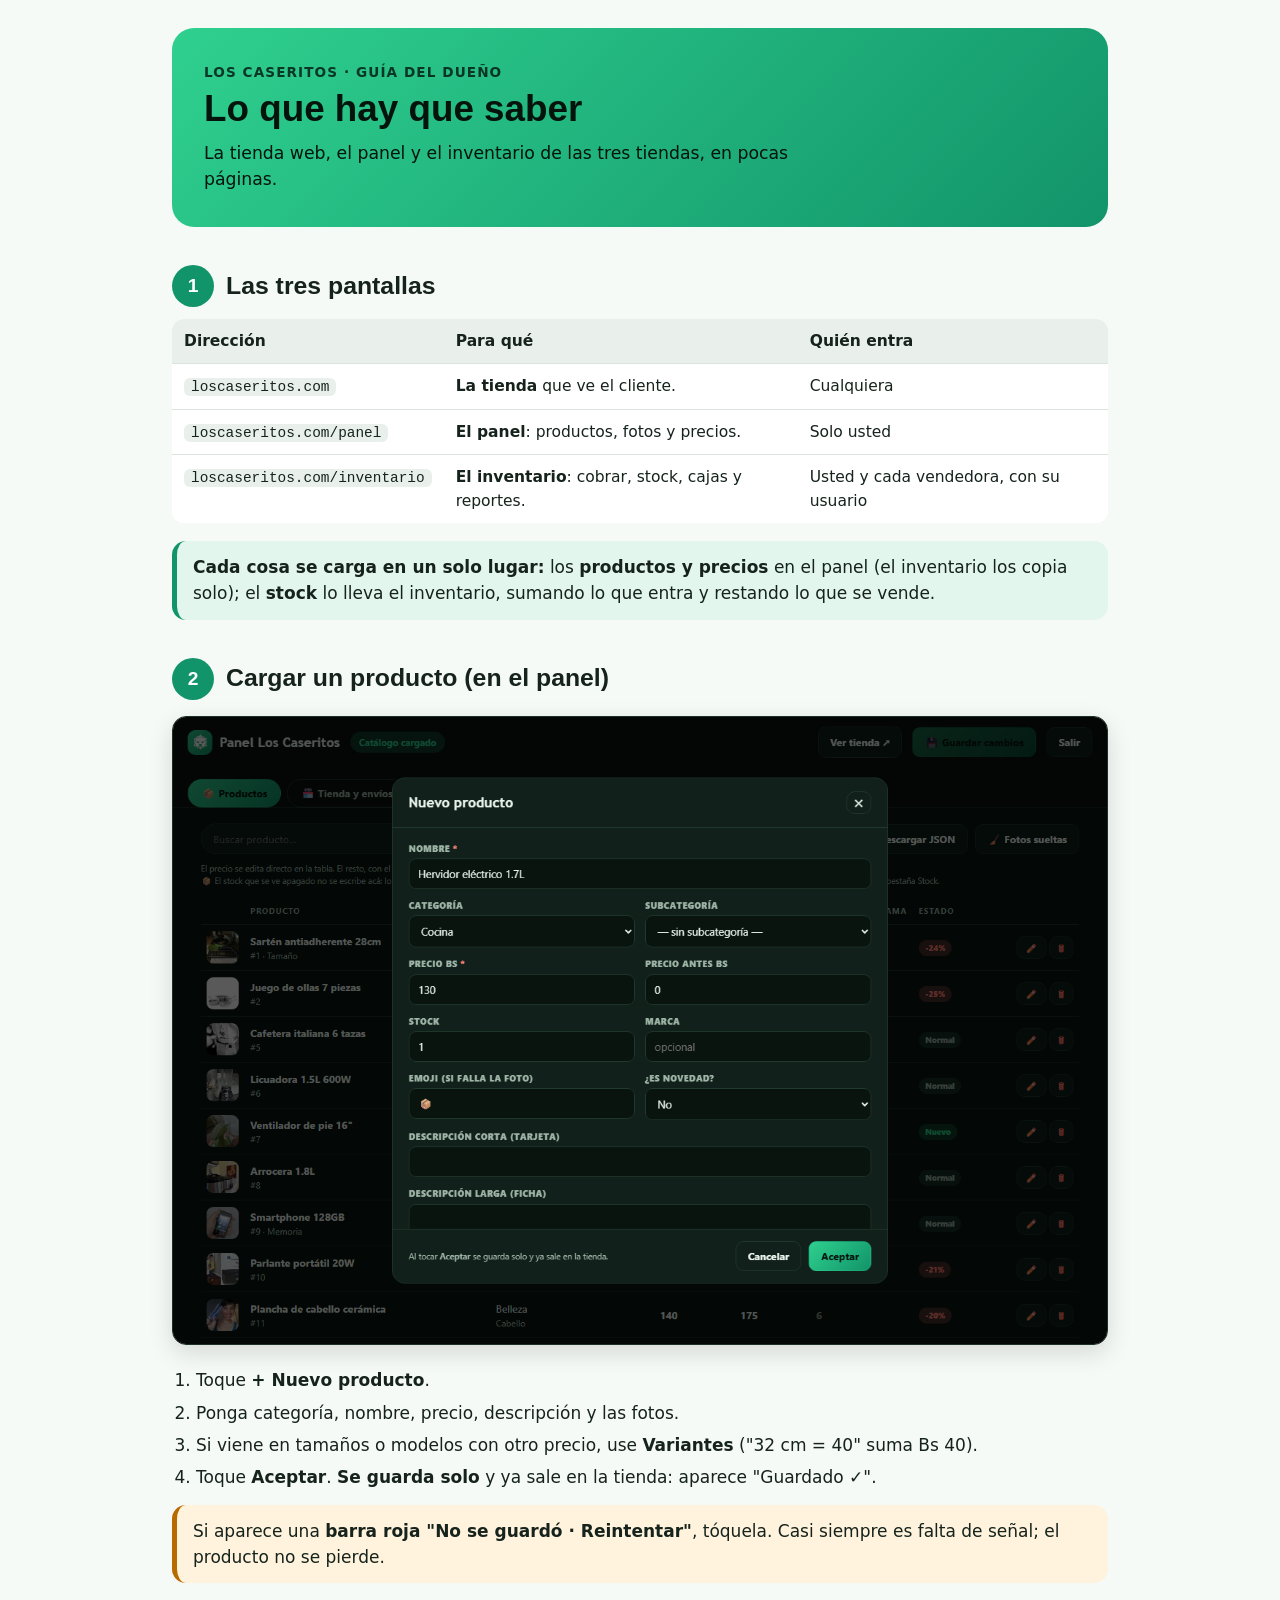
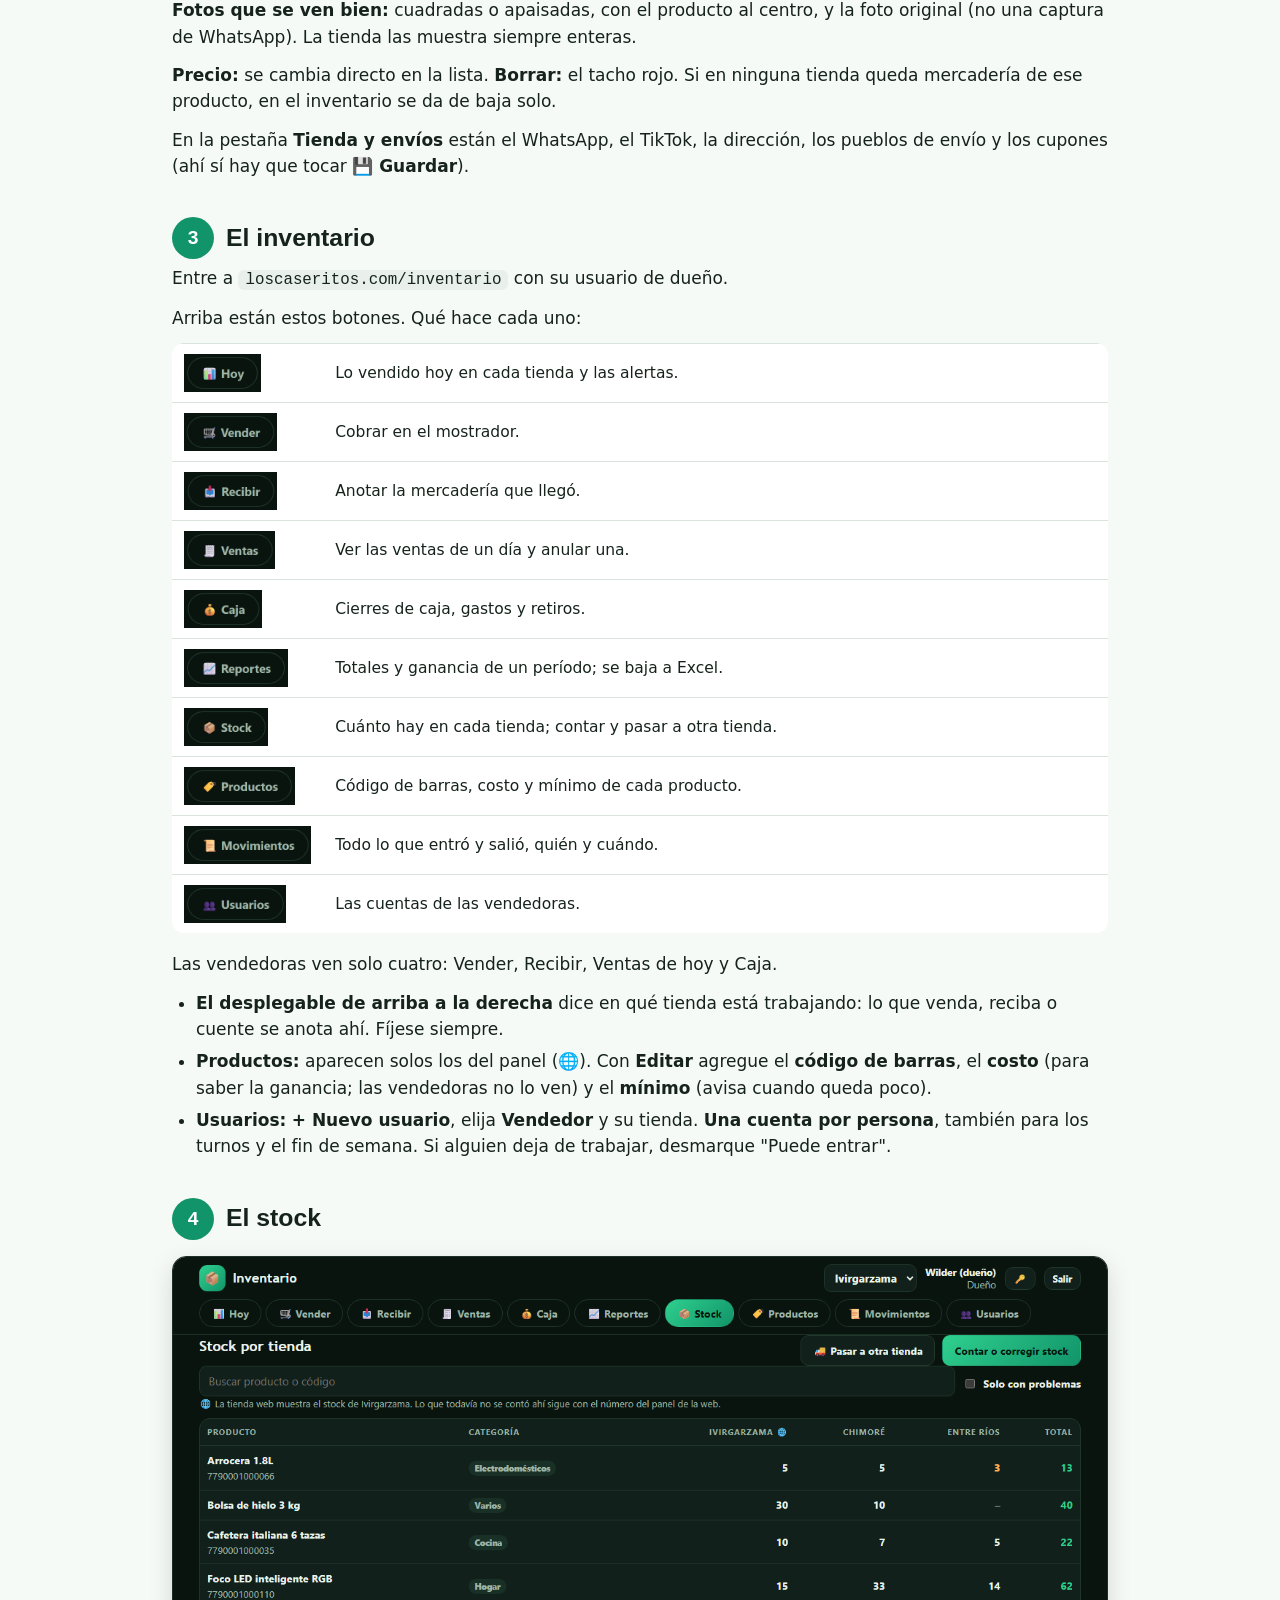
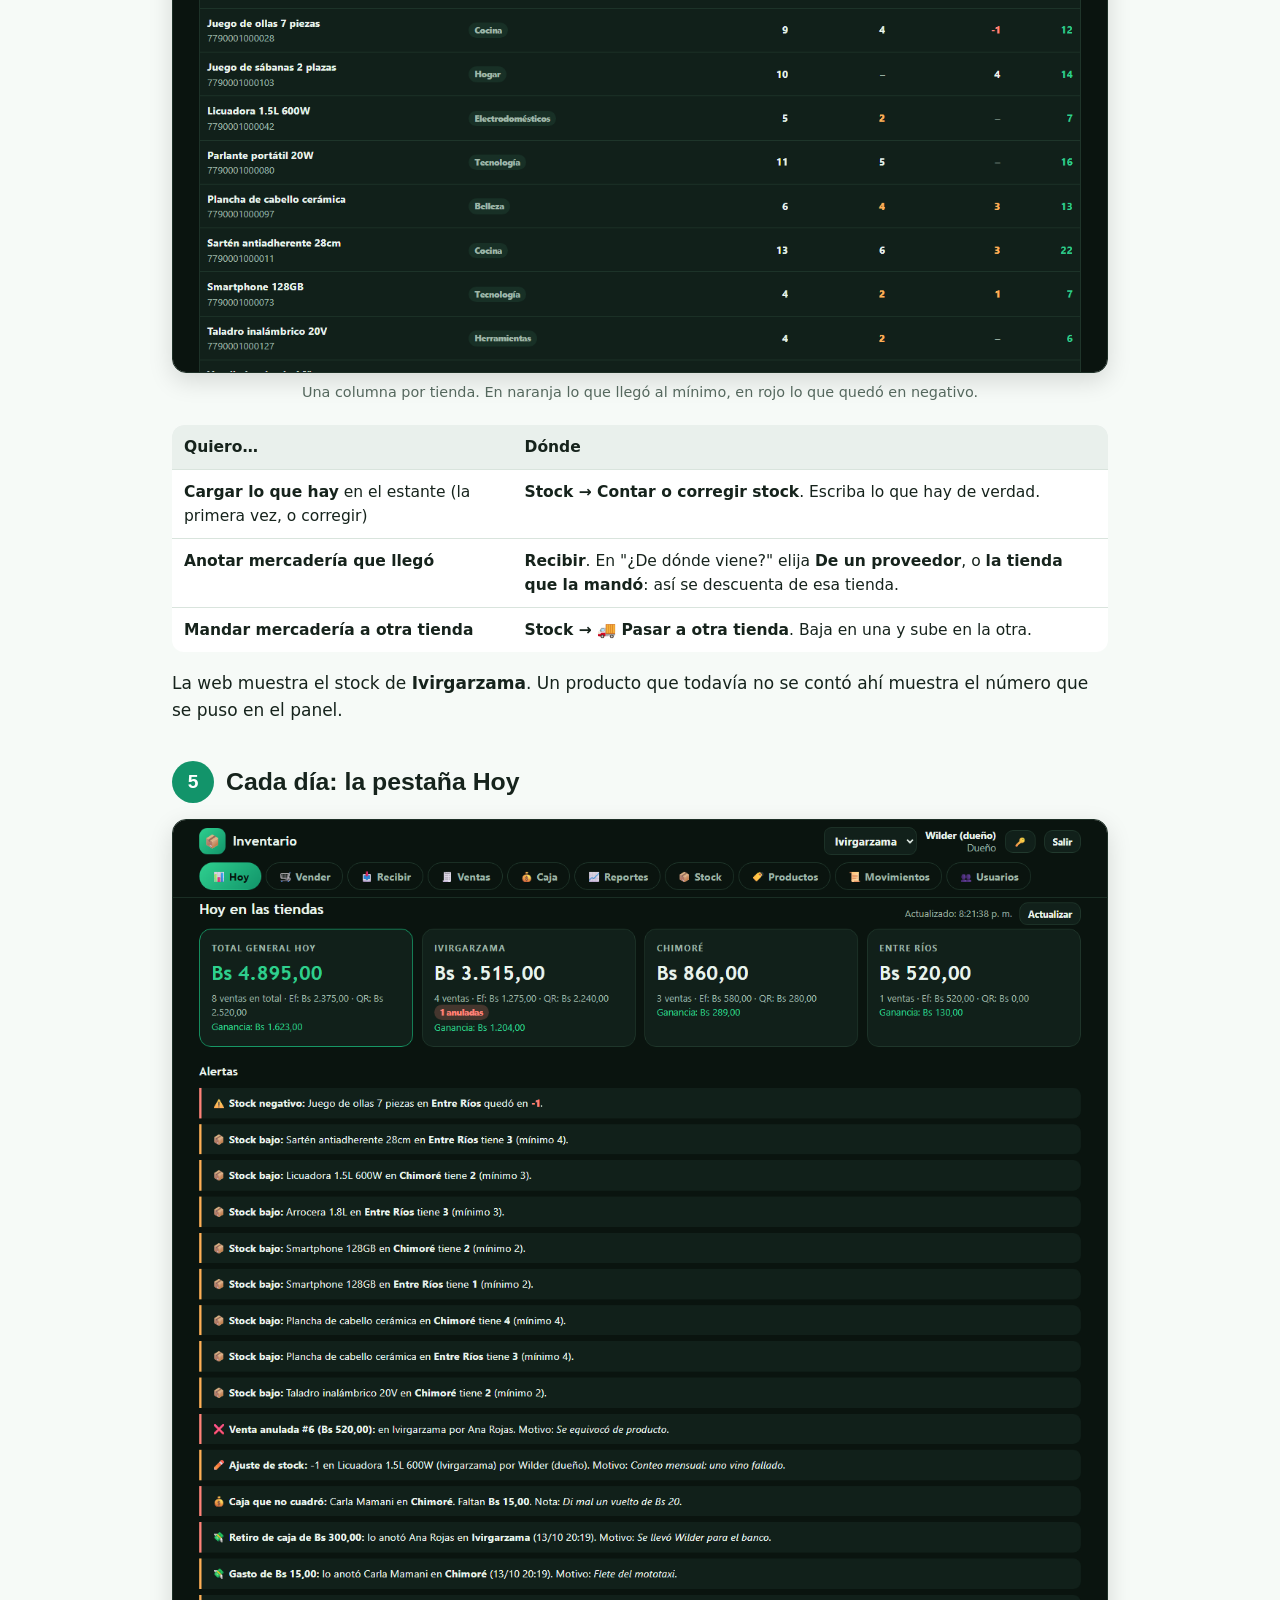
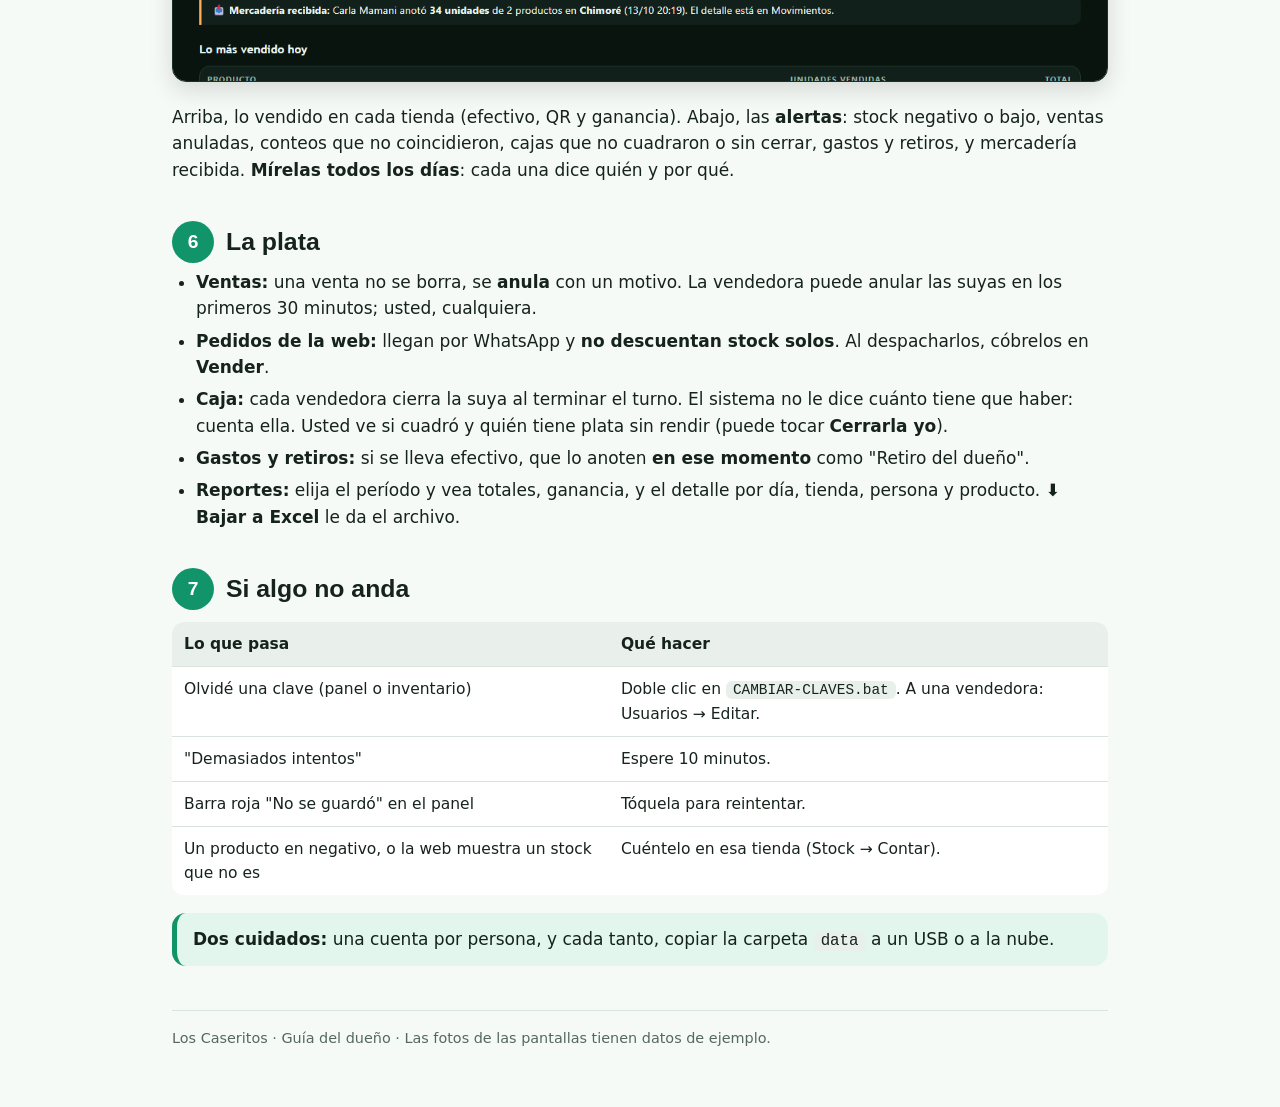
<file: guias/guia-dueno.html>
<!DOCTYPE html>
<html lang="es">
<head>
<meta charset="utf-8">
<meta name="viewport" content="width=device-width, initial-scale=1">
<meta name="robots" content="noindex, nofollow">
<title>Guía del dueño — Los Caseritos</title>
<link rel="stylesheet" href="guia.css">
</head>
<body>
<div class="hoja">

<div class="tapa">
  <div class="para">Los Caseritos · Guía del dueño</div>
  <h1>Lo que hay que saber</h1>
  <p>La tienda web, el panel y el inventario de las tres tiendas, en pocas páginas.</p>
</div>

<!-- ═══════════════ 1 ═══════════════ -->
<h2><span class="n">1</span> Las tres pantallas</h2>
<table>
  <tr><th>Dirección</th><th>Para qué</th><th>Quién entra</th></tr>
  <tr><td><code>loscaseritos.com</code></td><td><b>La tienda</b> que ve el cliente.</td><td>Cualquiera</td></tr>
  <tr><td><code>loscaseritos.com/panel</code></td><td><b>El panel</b>: productos, fotos y precios.</td><td>Solo usted</td></tr>
  <tr><td><code>loscaseritos.com/inventario</code></td><td><b>El inventario</b>: cobrar, stock, cajas y reportes.</td><td>Usted y cada vendedora, con su usuario</td></tr>
</table>
<div class="nota">
  <p><b>Cada cosa se carga en un solo lugar:</b> los <b>productos y precios</b> en el panel (el inventario los copia solo); el <b>stock</b> lo lleva el inventario, sumando lo que entra y restando lo que se vende.</p>
</div>

<!-- ═══════════════ 2 ═══════════════ -->
<h2><span class="n">2</span> Cargar un producto (en el panel)</h2>
<figure>
  <img src="img/d-panel-nuevo.png" alt="Formulario de producto nuevo en el panel">
</figure>
<ol>
  <li>Toque <b>+ Nuevo producto</b>.</li>
  <li>Ponga categoría, nombre, precio, descripción y las fotos.</li>
  <li>Si viene en tamaños o modelos con otro precio, use <b>Variantes</b> ("32 cm = 40" suma Bs 40).</li>
  <li>Toque <b>Aceptar</b>. <b>Se guarda solo</b> y ya sale en la tienda: aparece "Guardado ✓".</li>
</ol>
<div class="ojo">
  <p>Si aparece una <b>barra roja "No se guardó · Reintentar"</b>, tóquela. Casi siempre es falta de señal; el producto no se pierde.</p>
</div>
<p><b>Fotos que se ven bien:</b> cuadradas o apaisadas, con el producto al centro, y la foto original (no una captura de WhatsApp). La tienda las muestra siempre enteras.</p>
<p><b>Precio:</b> se cambia directo en la lista. <b>Borrar:</b> el tacho rojo. Si en ninguna tienda queda mercadería de ese producto, en el inventario se da de baja solo.</p>
<p>En la pestaña <b>Tienda y envíos</b> están el WhatsApp, el TikTok, la dirección, los pueblos de envío y los cupones (ahí sí hay que tocar <b>💾 Guardar</b>).</p>

<!-- ═══════════════ 3 ═══════════════ -->
<h2><span class="n">3</span> El inventario</h2>
<p>Entre a <code>loscaseritos.com/inventario</code> con su usuario de dueño.</p>
<p>Arriba están estos botones. Qué hace cada uno:</p>
<table class="pestanas">
  <tr><td><img src="img/p-hoy.png" alt="Botón Hoy"></td><td>Lo vendido hoy en cada tienda y las alertas.</td></tr>
  <tr><td><img src="img/p-vender.png" alt="Botón Vender"></td><td>Cobrar en el mostrador.</td></tr>
  <tr><td><img src="img/p-recibir.png" alt="Botón Recibir"></td><td>Anotar la mercadería que llegó.</td></tr>
  <tr><td><img src="img/p-ventas.png" alt="Botón Ventas"></td><td>Ver las ventas de un día y anular una.</td></tr>
  <tr><td><img src="img/p-caja.png" alt="Botón Caja"></td><td>Cierres de caja, gastos y retiros.</td></tr>
  <tr><td><img src="img/p-reportes.png" alt="Botón Reportes"></td><td>Totales y ganancia de un período; se baja a Excel.</td></tr>
  <tr><td><img src="img/p-stock.png" alt="Botón Stock"></td><td>Cuánto hay en cada tienda; contar y pasar a otra tienda.</td></tr>
  <tr><td><img src="img/p-productos.png" alt="Botón Productos"></td><td>Código de barras, costo y mínimo de cada producto.</td></tr>
  <tr><td><img src="img/p-movimientos.png" alt="Botón Movimientos"></td><td>Todo lo que entró y salió, quién y cuándo.</td></tr>
  <tr><td><img src="img/p-usuarios.png" alt="Botón Usuarios"></td><td>Las cuentas de las vendedoras.</td></tr>
</table>
<p>Las vendedoras ven solo cuatro: Vender, Recibir, Ventas de hoy y Caja.</p>
<ul>
  <li><b>El desplegable de arriba a la derecha</b> dice en qué tienda está trabajando: lo que venda, reciba o cuente se anota ahí. Fíjese siempre.</li>
  <li><b>Productos:</b> aparecen solos los del panel (🌐). Con <b>Editar</b> agregue el <b>código de barras</b>, el <b>costo</b> (para saber la ganancia; las vendedoras no lo ven) y el <b>mínimo</b> (avisa cuando queda poco).</li>
  <li><b>Usuarios:</b> <b>+ Nuevo usuario</b>, elija <b>Vendedor</b> y su tienda. <b>Una cuenta por persona</b>, también para los turnos y el fin de semana. Si alguien deja de trabajar, desmarque "Puede entrar".</li>
</ul>

<!-- ═══════════════ 4 ═══════════════ -->
<h2><span class="n">4</span> El stock</h2>
<figure>
  <img src="img/d-stock.png" alt="Stock por tienda">
  <figcaption>Una columna por tienda. En naranja lo que llegó al mínimo, en rojo lo que quedó en negativo.</figcaption>
</figure>
<table>
  <tr><th>Quiero…</th><th>Dónde</th></tr>
  <tr><td><b>Cargar lo que hay</b> en el estante (la primera vez, o corregir)</td><td><b>Stock → Contar o corregir stock</b>. Escriba lo que hay de verdad.</td></tr>
  <tr><td><b>Anotar mercadería que llegó</b></td><td><b>Recibir</b>. En "¿De dónde viene?" elija <b>De un proveedor</b>, o <b>la tienda que la mandó</b>: así se descuenta de esa tienda.</td></tr>
  <tr><td><b>Mandar mercadería a otra tienda</b></td><td><b>Stock → 🚚 Pasar a otra tienda</b>. Baja en una y sube en la otra.</td></tr>
</table>
<p>La web muestra el stock de <b>Ivirgarzama</b>. Un producto que todavía no se contó ahí muestra el número que se puso en el panel.</p>

<!-- ═══════════════ 5 ═══════════════ -->
<h2><span class="n">5</span> Cada día: la pestaña Hoy</h2>
<figure>
  <img src="img/d-hoy.png" alt="Resumen del día con alertas">
</figure>
<p>Arriba, lo vendido en cada tienda (efectivo, QR y ganancia). Abajo, las <b>alertas</b>: stock negativo o bajo, ventas anuladas, conteos que no coincidieron, cajas que no cuadraron o sin cerrar, gastos y retiros, y mercadería recibida. <b>Mírelas todos los días</b>: cada una dice quién y por qué.</p>

<!-- ═══════════════ 6 ═══════════════ -->
<h2><span class="n">6</span> La plata</h2>
<ul>
  <li><b>Ventas:</b> una venta no se borra, se <b>anula</b> con un motivo. La vendedora puede anular las suyas en los primeros 30 minutos; usted, cualquiera.</li>
  <li><b>Pedidos de la web:</b> llegan por WhatsApp y <b>no descuentan stock solos</b>. Al despacharlos, cóbrelos en <b>Vender</b>.</li>
  <li><b>Caja:</b> cada vendedora cierra la suya al terminar el turno. El sistema no le dice cuánto tiene que haber: cuenta ella. Usted ve si cuadró y quién tiene plata sin rendir (puede tocar <b>Cerrarla yo</b>).</li>
  <li><b>Gastos y retiros:</b> si se lleva efectivo, que lo anoten <b>en ese momento</b> como "Retiro del dueño".</li>
  <li><b>Reportes:</b> elija el período y vea totales, ganancia, y el detalle por día, tienda, persona y producto. <b>⬇️ Bajar a Excel</b> le da el archivo.</li>
</ul>

<!-- ═══════════════ 7 ═══════════════ -->
<h2><span class="n">7</span> Si algo no anda</h2>
<table>
  <tr><th>Lo que pasa</th><th>Qué hacer</th></tr>
  <tr><td>Olvidé una clave (panel o inventario)</td><td>Doble clic en <code>CAMBIAR-CLAVES.bat</code>. A una vendedora: Usuarios → Editar.</td></tr>
  <tr><td>"Demasiados intentos"</td><td>Espere 10 minutos.</td></tr>
  <tr><td>Barra roja "No se guardó" en el panel</td><td>Tóquela para reintentar.</td></tr>
  <tr><td>Un producto en negativo, o la web muestra un stock que no es</td><td>Cuéntelo en esa tienda (Stock → Contar).</td></tr>
</table>
<div class="nota">
  <p><b>Dos cuidados:</b> una cuenta por persona, y cada tanto, copiar la carpeta <code>data</code> a un USB o a la nube.</p>
</div>

<div class="pie">Los Caseritos · Guía del dueño · Las fotos de las pantallas tienen datos de ejemplo.</div>
</div>
</body>
</html>
</file>
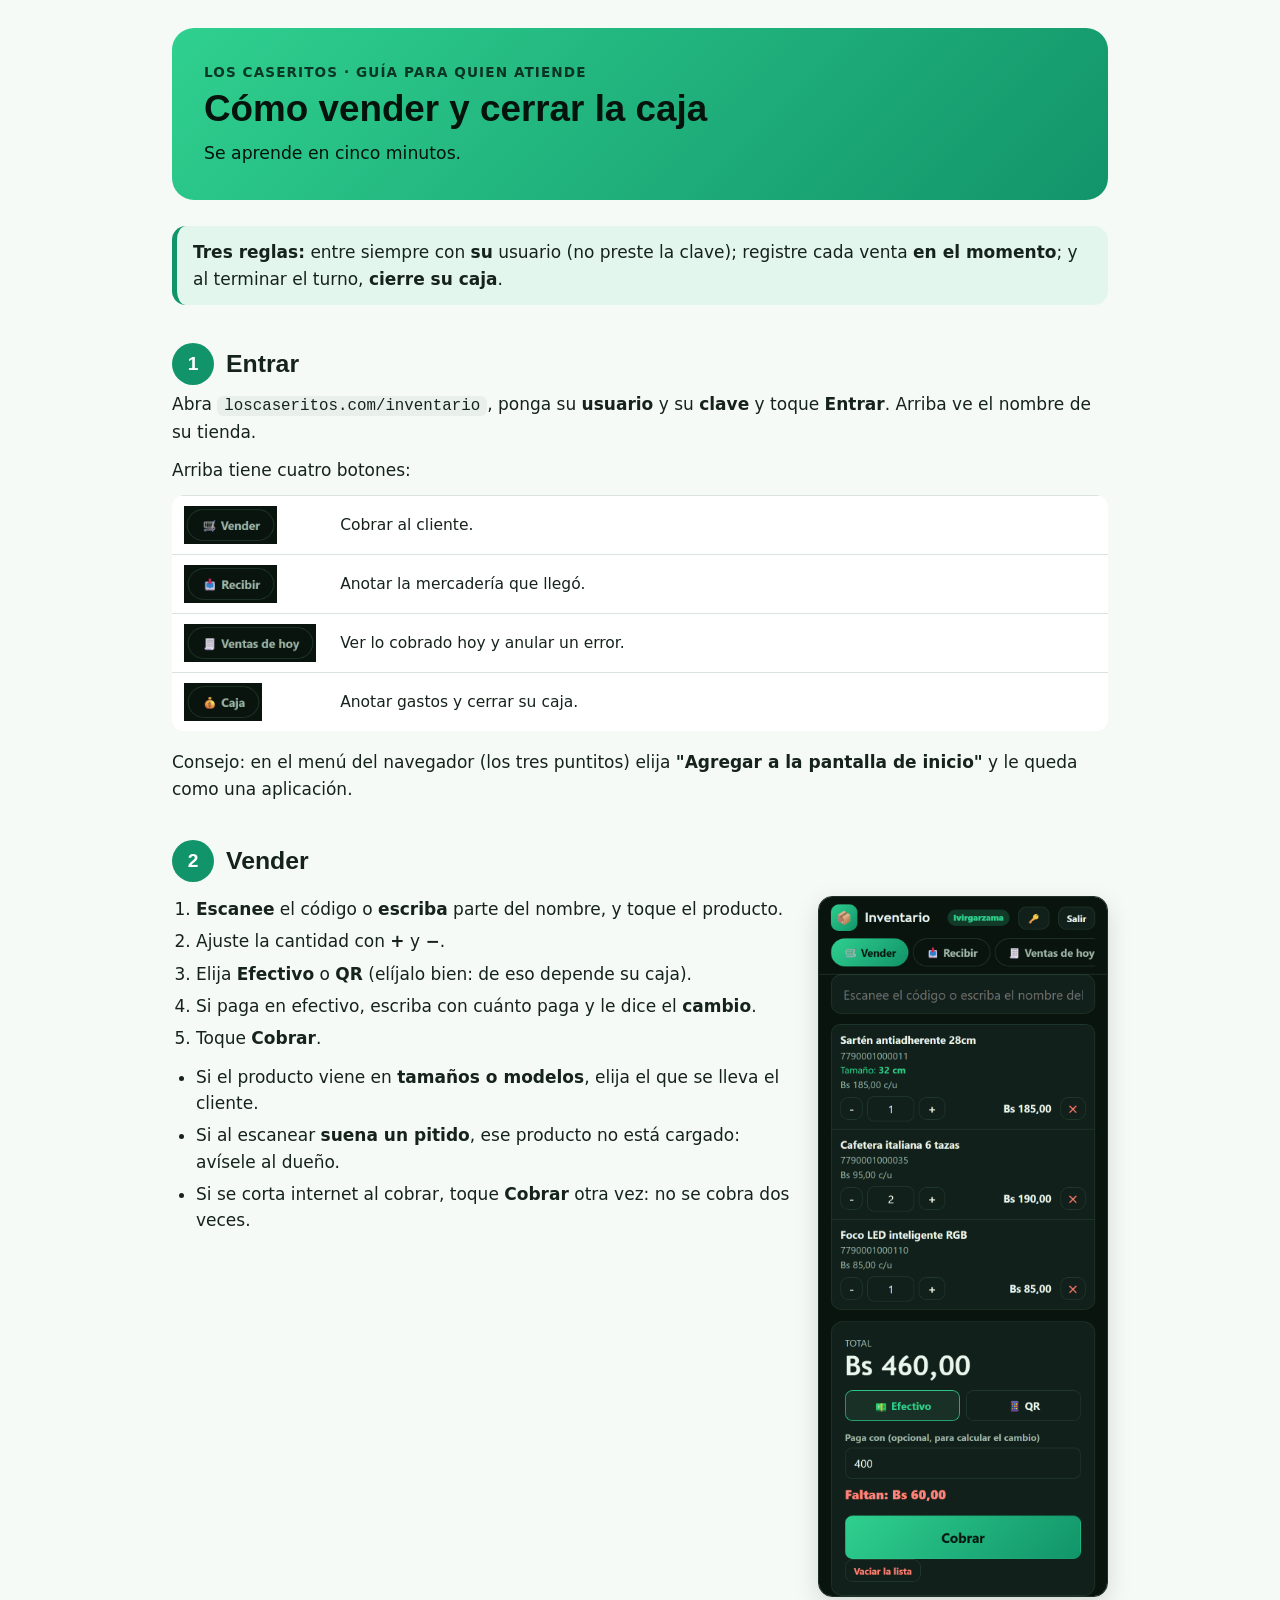
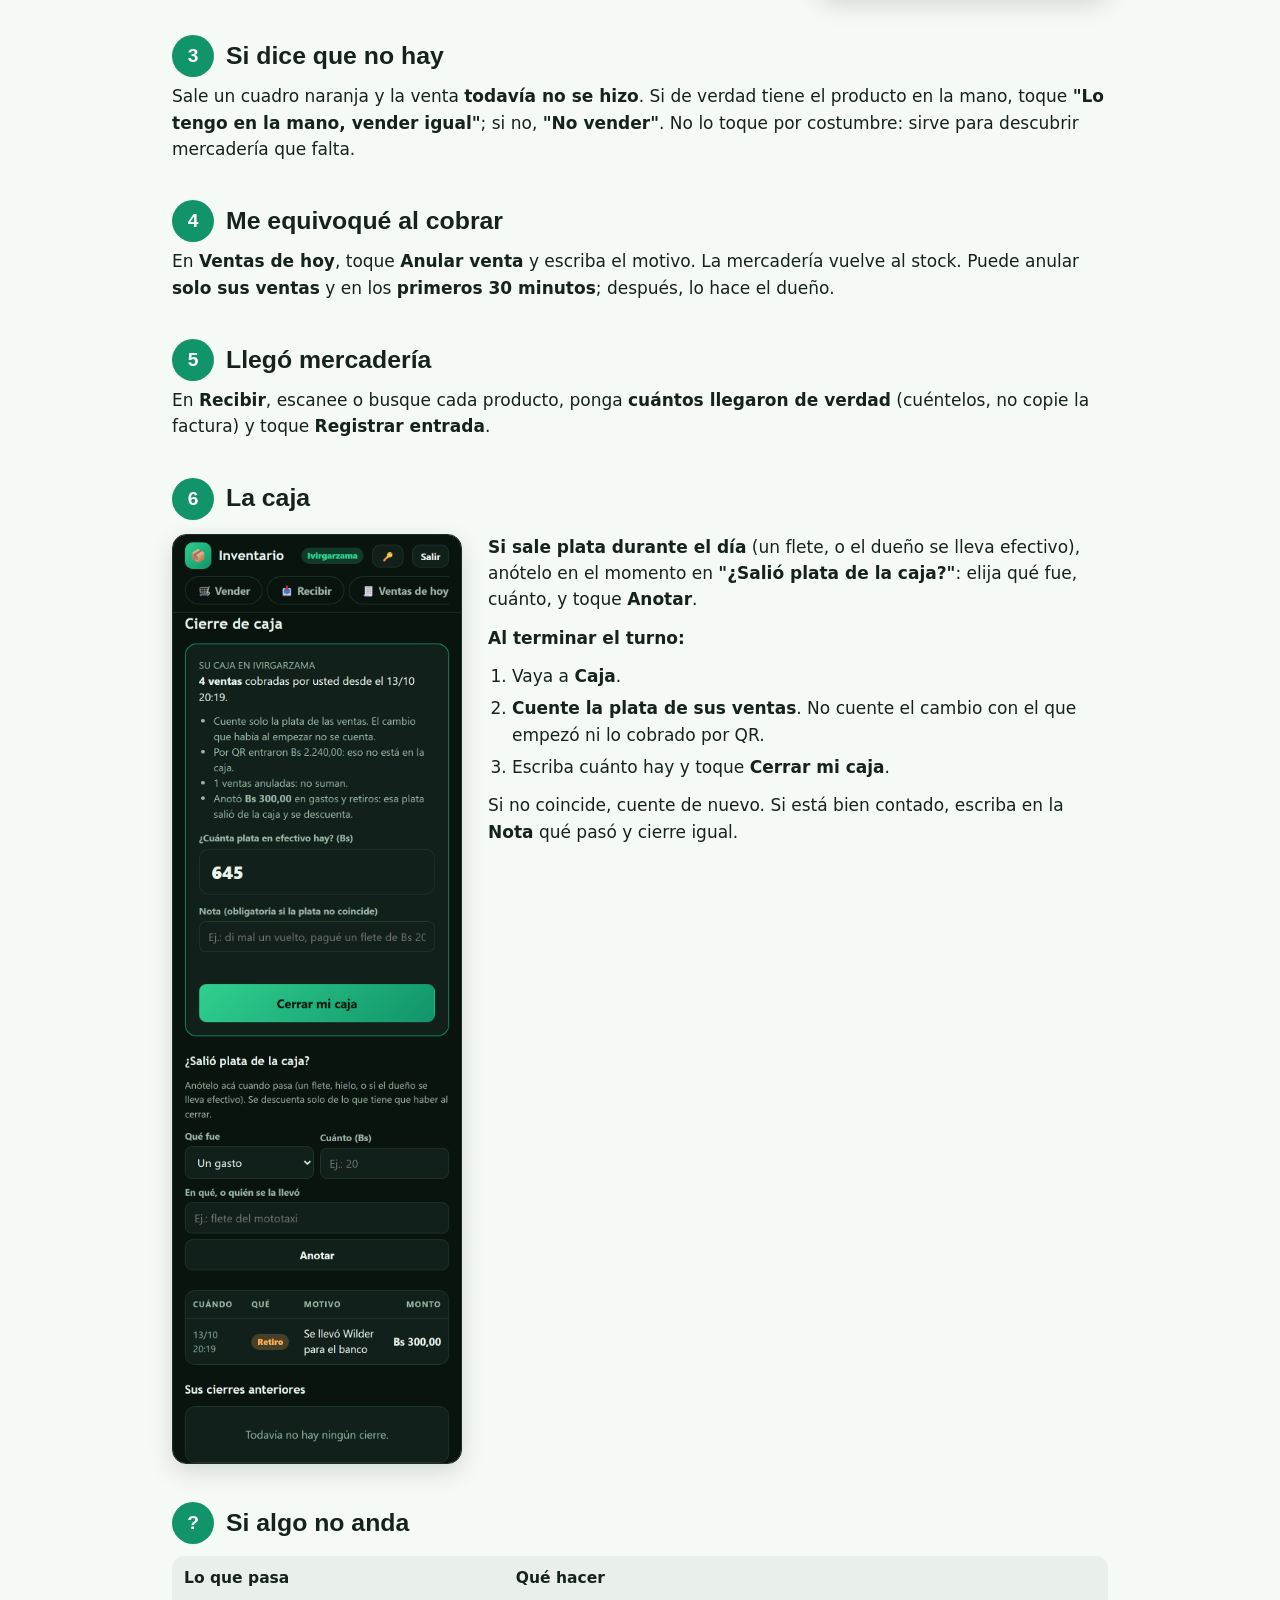
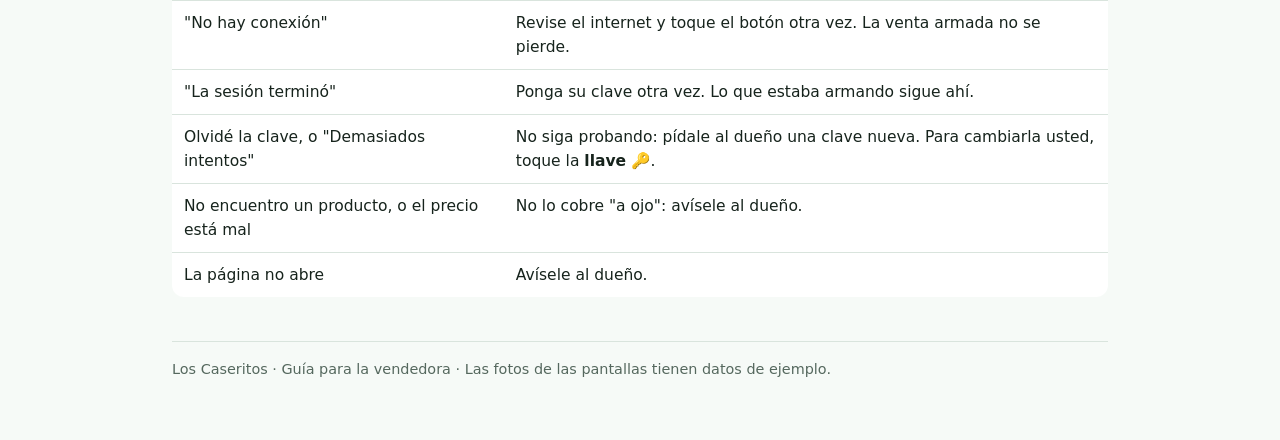
<file: guias/guia-vendedora.html>
<!DOCTYPE html>
<html lang="es">
<head>
<meta charset="utf-8">
<meta name="viewport" content="width=device-width, initial-scale=1">
<meta name="robots" content="noindex, nofollow">
<title>Guía para la vendedora — Los Caseritos</title>
<link rel="stylesheet" href="guia.css">
</head>
<body>
<div class="hoja">

<div class="tapa">
  <div class="para">Los Caseritos · Guía para quien atiende</div>
  <h1>Cómo vender y cerrar la caja</h1>
  <p>Se aprende en cinco minutos.</p>
</div>

<div class="nota">
  <p><b>Tres reglas:</b> entre siempre con <b>su</b> usuario (no preste la clave); registre cada venta <b>en el momento</b>; y al terminar el turno, <b>cierre su caja</b>.</p>
</div>

<!-- ═══════════════ 1 ═══════════════ -->
<h2><span class="n">1</span> Entrar</h2>
<p>Abra <code>loscaseritos.com/inventario</code>, ponga su <b>usuario</b> y su <b>clave</b> y toque <b>Entrar</b>. Arriba ve el nombre de su tienda.</p>
<p>Arriba tiene cuatro botones:</p>
<table class="pestanas">
  <tr><td><img src="img/p-vender.png" alt="Botón Vender"></td><td>Cobrar al cliente.</td></tr>
  <tr><td><img src="img/p-recibir.png" alt="Botón Recibir"></td><td>Anotar la mercadería que llegó.</td></tr>
  <tr><td><img src="img/p-ventas-de-hoy.png" alt="Botón Ventas de hoy"></td><td>Ver lo cobrado hoy y anular un error.</td></tr>
  <tr><td><img src="img/p-caja.png" alt="Botón Caja"></td><td>Anotar gastos y cerrar su caja.</td></tr>
</table>
<p>Consejo: en el menú del navegador (los tres puntitos) elija <b>"Agregar a la pantalla de inicio"</b> y le queda como una aplicación.</p>

<!-- ═══════════════ 2 ═══════════════ -->
<h2><span class="n">2</span> Vender</h2>
<div class="cel">
  <div>
    <ol>
      <li><b>Escanee</b> el código o <b>escriba</b> parte del nombre, y toque el producto.</li>
      <li>Ajuste la cantidad con <b>+</b> y <b>−</b>.</li>
      <li>Elija <b>Efectivo</b> o <b>QR</b> (elíjalo bien: de eso depende su caja).</li>
      <li>Si paga en efectivo, escriba con cuánto paga y le dice el <b>cambio</b>.</li>
      <li>Toque <b>Cobrar</b>.</li>
    </ol>
    <ul>
      <li>Si el producto viene en <b>tamaños o modelos</b>, elija el que se lleva el cliente.</li>
      <li>Si al escanear <b>suena un pitido</b>, ese producto no está cargado: avísele al dueño.</li>
      <li>Si se corta internet al cobrar, toque <b>Cobrar</b> otra vez: no se cobra dos veces.</li>
    </ul>
  </div>
  <figure><img src="img/v-carrito.png" alt="Lista de venta con el total y el botón Cobrar"></figure>
</div>

<!-- ═══════════════ 3 ═══════════════ -->
<h2><span class="n">3</span> Si dice que no hay</h2>
<p>Sale un cuadro naranja y la venta <b>todavía no se hizo</b>. Si de verdad tiene el producto en la mano, toque <b>"Lo tengo en la mano, vender igual"</b>; si no, <b>"No vender"</b>. No lo toque por costumbre: sirve para descubrir mercadería que falta.</p>

<!-- ═══════════════ 4 ═══════════════ -->
<h2><span class="n">4</span> Me equivoqué al cobrar</h2>
<p>En <b>Ventas de hoy</b>, toque <b>Anular venta</b> y escriba el motivo. La mercadería vuelve al stock. Puede anular <b>solo sus ventas</b> y en los <b>primeros 30 minutos</b>; después, lo hace el dueño.</p>

<!-- ═══════════════ 5 ═══════════════ -->
<h2><span class="n">5</span> Llegó mercadería</h2>
<p>En <b>Recibir</b>, escanee o busque cada producto, ponga <b>cuántos llegaron de verdad</b> (cuéntelos, no copie la factura) y toque <b>Registrar entrada</b>.</p>

<!-- ═══════════════ 6 ═══════════════ -->
<h2><span class="n">6</span> La caja</h2>
<div class="cel izq">
  <figure><img src="img/v-caja.png" alt="Cierre de caja y anotación de gastos"></figure>
  <div>
    <p><b>Si sale plata durante el día</b> (un flete, o el dueño se lleva efectivo), anótelo en el momento en <b>"¿Salió plata de la caja?"</b>: elija qué fue, cuánto, y toque <b>Anotar</b>.</p>
    <p><b>Al terminar el turno:</b></p>
    <ol>
      <li>Vaya a <b>Caja</b>.</li>
      <li><b>Cuente la plata de sus ventas</b>. No cuente el cambio con el que empezó ni lo cobrado por QR.</li>
      <li>Escriba cuánto hay y toque <b>Cerrar mi caja</b>.</li>
    </ol>
    <p>Si no coincide, cuente de nuevo. Si está bien contado, escriba en la <b>Nota</b> qué pasó y cierre igual.</p>
  </div>
</div>

<!-- ═══════════════ problemas ═══════════════ -->
<h2><span class="n">?</span> Si algo no anda</h2>
<table>
  <tr><th>Lo que pasa</th><th>Qué hacer</th></tr>
  <tr><td>"No hay conexión"</td><td>Revise el internet y toque el botón otra vez. La venta armada no se pierde.</td></tr>
  <tr><td>"La sesión terminó"</td><td>Ponga su clave otra vez. Lo que estaba armando sigue ahí.</td></tr>
  <tr><td>Olvidé la clave, o "Demasiados intentos"</td><td>No siga probando: pídale al dueño una clave nueva. Para cambiarla usted, toque la <b>llave 🔑</b>.</td></tr>
  <tr><td>No encuentro un producto, o el precio está mal</td><td>No lo cobre "a ojo": avísele al dueño.</td></tr>
  <tr><td>La página no abre</td><td>Avísele al dueño.</td></tr>
</table>

<div class="pie">Los Caseritos · Guía para la vendedora · Las fotos de las pantallas tienen datos de ejemplo.</div>
</div>
</body>
</html>
</file>
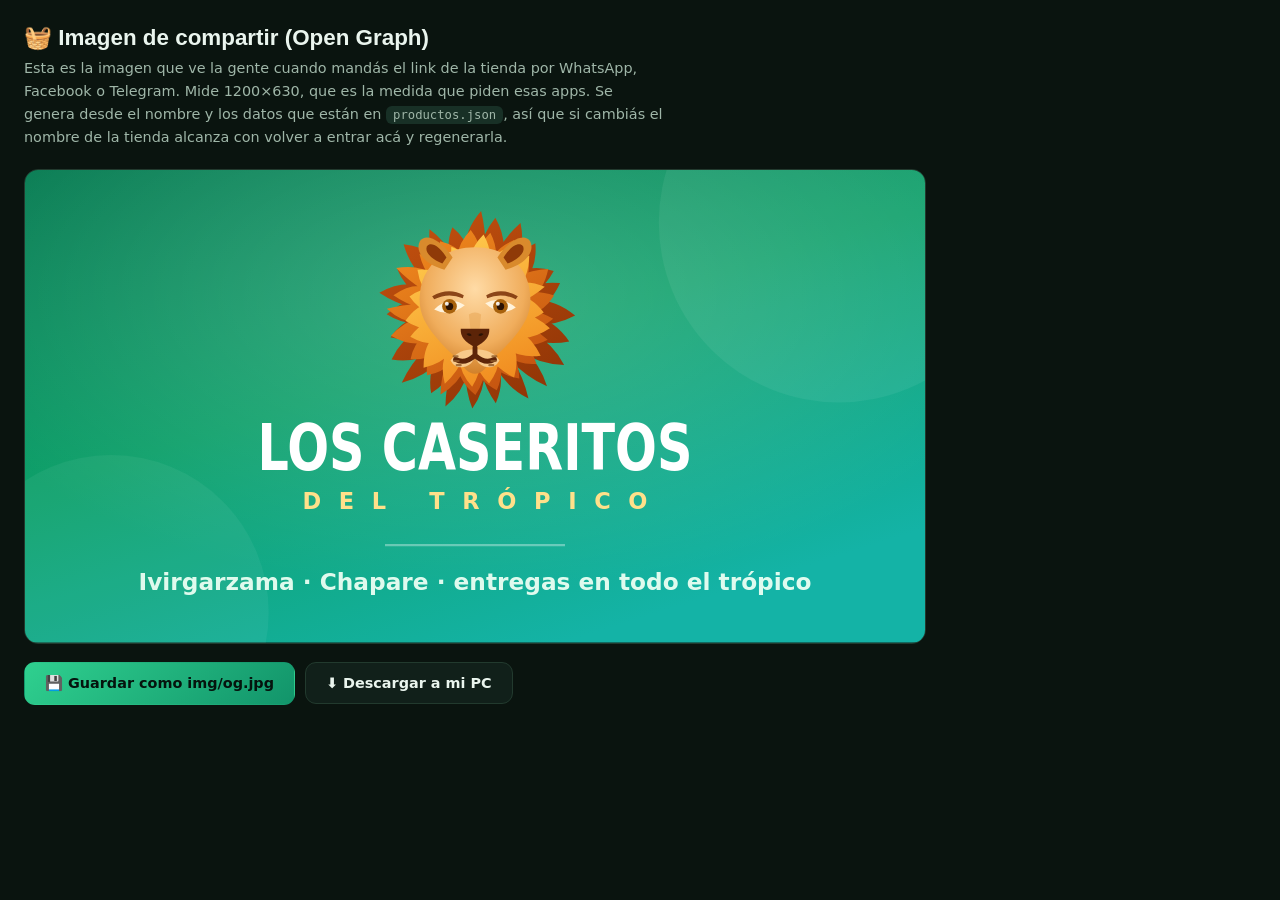
<file: herramientas/og.html>
<!DOCTYPE html>
<html lang="es">
<head>
<meta charset="utf-8">
<meta name="viewport" content="width=device-width, initial-scale=1">
<meta name="robots" content="noindex, nofollow">
<title>Imagen de compartir — Los Caseritos</title>
<style>
  body{margin:0;background:#0a140f;color:#eaf5ee;font-family:"Segoe UI",system-ui,sans-serif;padding:24px}
  h1{font-family:"Trebuchet MS","Segoe UI",sans-serif;font-size:1.4rem;margin:0 0 6px}
  p.intro{color:#9fb6a8;font-size:.9rem;max-width:70ch;line-height:1.6;margin:0 0 20px}
  .marco{border:1px solid #223a2e;border-radius:14px;overflow:hidden;max-width:900px;background:#11201a}
  .marco svg{width:100%;height:auto;display:block}
  .acciones{display:flex;gap:10px;align-items:center;flex-wrap:wrap;margin-top:18px}
  button{font-family:inherit;font-weight:700;font-size:.9rem;padding:12px 20px;border-radius:11px;
    border:1px solid #223a2e;background:#11201a;color:#eaf5ee;cursor:pointer}
  button:hover{border-color:#2fd08f}
  .primario{background:linear-gradient(135deg,#2fd08f,#12946a);color:#05130d;border-color:transparent}
  #aviso{font-size:.87rem;font-weight:700;padding:10px 0}
  .ok{color:#2fd08f} .mal{color:#ff8378}
  code{background:#183026;padding:2px 7px;border-radius:6px;font-size:.85em}
</style>
</head>
<body>

<h1>🧺 Imagen de compartir (Open Graph)</h1>
<p class="intro">
  Esta es la imagen que ve la gente cuando mandás el link de la tienda por WhatsApp,
  Facebook o Telegram. Mide 1200×630, que es la medida que piden esas apps.
  Se genera desde el nombre y los datos que están en <code>productos.json</code>,
  así que si cambiás el nombre de la tienda alcanza con volver a entrar acá y regenerarla.
</p>

<div class="marco" id="marco"></div>

<div class="acciones">
  <button class="primario" onclick="generar()">💾 Guardar como img/og.jpg</button>
  <button onclick="descargar()">⬇ Descargar a mi PC</button>
  <span id="aviso"></span>
</div>

<script>
let CFG={tienda:{nombre:'Los Caseritos',lema:'Ivirgarzama · Chapare'}};

/* Todo el diseño es un solo SVG: se dibuja igual en pantalla y en el archivo final. */
function dibujar(){
  const t=CFG.tienda||{};

  /* ⚠️ TODO VA CENTRADO, y no es capricho.
     WhatsApp, Telegram y Facebook muestran la tarjeta grande de 1200×630 en el
     chat, pero en el cuadro de escribir —y en varias listas— recortan un
     CUADRADO DEL CENTRO. El diseño anterior repartía el logo en x=96 y el
     nombre en x=308: ese recorte los partía por la mitad y quedaba una franja
     de texto suelto. Por eso ahora nada importante sale de la zona segura.

        zona segura = el cuadrado central, x de 285 a 915

     Y por eso también se fueron las dos filas con los nombres de las
     categorías (27 px: ilegibles en cualquier miniatura) y la frase larga del
     pie. En una tarjeta de compartir entran tres cosas y ninguna más. */
  const SEGURO = 580;   // ancho utilizable dentro del cuadrado central

  return `<svg xmlns="http://www.w3.org/2000/svg" viewBox="0 0 1200 630" width="1200" height="630"
      font-family="Trebuchet MS, Segoe UI, DejaVu Sans, sans-serif" text-anchor="middle">
  <defs>
    <linearGradient id="fondo" x1="0" y1="0" x2=".6" y2="1">
      <stop offset="0" stop-color="#0a7d54"/><stop offset=".5" stop-color="#0ea06a"/><stop offset="1" stop-color="#14b3a6"/>
    </linearGradient>
    <radialGradient id="brillo" cx=".5" cy=".28" r=".62">
      <stop offset="0" stop-color="#ffffff" stop-opacity=".18"/><stop offset="1" stop-color="#ffffff" stop-opacity="0"/>
    </radialGradient>
  </defs>

  <rect width="1200" height="630" fill="url(#fondo)"/>
  <rect width="1200" height="630" fill="url(#brillo)"/>
  <circle cx="1085" cy="70" r="240" fill="#ffffff" opacity=".06"/>
  <circle cx="115" cy="590" r="210" fill="#ffffff" opacity=".05"/>

  <!-- el león, arriba y al medio: es lo único que se reconoce a 90 px, así que
       va grande. Con la escala chica quedaba una insignia perdida en el verde. -->
  <g transform="translate(600,190) scale(2.72) translate(-50,-48)">
    <!--LEONCOLOR: lo reescribe herramientas/logo-franja.cjs, no editar a mano-->
  <defs>
    <linearGradient id="mAog" x1=".2" y1="0" x2=".8" y2="1">
      <stop offset="0" stop-color="#c2500f"/><stop offset="1" stop-color="#8f3406"/>
    </linearGradient>
    <linearGradient id="mBog" x1=".2" y1="0" x2=".8" y2="1">
      <stop offset="0" stop-color="#f08a1e"/><stop offset="1" stop-color="#c2500f"/>
    </linearGradient>
    <linearGradient id="mCog" x1=".3" y1="0" x2=".7" y2="1">
      <stop offset="0" stop-color="#ffcb4d"/><stop offset="1" stop-color="#f08a1e"/>
    </linearGradient>
    <radialGradient id="caraog" cx=".5" cy=".33" r=".72">
      <stop offset="0" stop-color="#ffdba6"/><stop offset=".62" stop-color="#f0ad5c"/>
      <stop offset="1" stop-color="#c9761f"/>
    </radialGradient>
  </defs>

  <path d="M78.3 41.7Q89.6 41.5 99.1 49.5Q89.6 54.5 78.3 54.3ZM79.0 49.6Q89.4 52.2 96.2 62.2Q86.2 64.1 75.9 61.1ZM77.5 57.3Q88.1 63.0 93.7 73.7Q82.1 73.5 71.8 67.1ZM73.3 65.2Q82.0 73.5 85.3 84.2Q75.5 80.0 67.2 71.3ZM68.2 70.6Q74.1 80.4 76.2 90.2Q66.0 85.1 60.4 75.1ZM61.9 74.5Q64.2 83.4 60.2 92.5Q55.4 85.8 52.9 76.9ZM54.7 76.6Q54.7 86.7 48.7 95.1Q45.3 86.7 45.3 76.6ZM46.7 76.8Q44.0 87.2 35.5 94.1Q35.6 84.9 38.5 74.6ZM40.3 75.3Q35.7 83.0 28.5 87.6Q26.8 77.9 31.2 70.1ZM33.0 71.5Q25.0 79.7 14.1 82.4Q18.3 73.0 26.5 65.0ZM28.7 67.7Q20.1 72.8 9.1 71.0Q13.6 61.5 22.3 56.5ZM23.7 60.2Q16.0 62.1 8.6 60.3Q13.5 52.8 21.1 50.5ZM21.5 53.6Q13.5 53.3 6.7 48.9Q13.5 42.7 21.5 42.4ZM21.1 46.2Q10.9 43.6 3.1 38.3Q13.9 32.2 24.0 35.1ZM22.3 39.4Q15.3 35.1 11.9 26.8Q21.4 24.4 28.7 28.3ZM25.6 32.3Q17.8 24.8 15.0 14.5Q26.8 15.8 34.3 23.6ZM31.7 25.5Q26.8 17.1 27.7 7.2Q34.8 12.5 39.7 20.9ZM37.7 21.8Q35.8 14.0 38.9 6.2Q45.3 11.4 47.6 19.1ZM44.8 19.5Q44.6 7.9 53.0 -1.7Q55.4 7.9 55.2 19.5ZM51.5 19.0Q54.0 9.0 60.0 1.5Q66.0 12.2 63.2 22.2ZM59.3 20.5Q64.7 10.7 72.3 4.1Q75.0 16.6 69.1 26.2ZM65.8 23.7Q72.3 17.4 79.6 14.0Q80.6 25.7 74.3 32.2ZM71.3 28.3Q78.6 24.4 88.6 27.6Q84.7 35.1 77.7 39.4ZM75.9 34.9Q84.1 32.9 91.7 33.6Q87.1 44.0 79.0 46.4Z"  fill="url(#mAog)"/>
  <path d="M77.0 46.9Q83.3 48.1 88.3 51.1Q82.2 56.5 75.8 56.0ZM76.1 54.8Q81.6 57.8 85.6 61.4Q78.0 65.5 72.3 63.3ZM73.2 61.8Q78.2 66.6 80.1 73.2Q71.7 73.8 66.4 69.5ZM68.4 67.8Q71.6 73.7 71.7 80.3Q62.7 79.1 58.9 73.5ZM62.5 71.9Q63.9 78.9 60.7 86.1Q52.2 81.8 50.2 75.0ZM55.3 74.5Q54.6 82.1 50.2 88.5Q41.7 81.4 41.8 73.7ZM45.2 74.6Q42.0 83.2 33.1 88.2Q33.1 80.0 36.4 71.3ZM38.5 72.4Q34.2 77.4 26.5 78.8Q25.7 70.9 29.4 65.5ZM31.6 67.7Q25.8 71.4 18.4 70.9Q20.0 63.1 25.3 58.9ZM27.1 62.3Q18.7 65.1 8.8 59.4Q14.7 52.9 23.1 50.1ZM23.5 53.2Q14.5 53.4 6.8 46.2Q14.3 44.0 23.3 43.9ZM23.1 45.9Q15.7 43.6 10.0 39.6Q18.5 33.5 26.1 35.5ZM25.2 37.4Q17.1 32.2 11.4 26.2Q22.3 24.2 30.3 29.5ZM28.5 31.6Q24.3 26.0 22.8 19.5Q33.1 18.7 37.9 23.9ZM34.7 25.7Q32.5 19.4 32.9 13.1Q42.1 15.4 45.0 21.5ZM41.4 22.4Q41.0 14.8 47.9 7.6Q52.6 13.7 53.6 21.2ZM50.8 21.0Q52.5 14.1 57.5 8.9Q61.2 15.9 60.0 22.9ZM57.6 22.1Q61.5 15.6 69.2 12.5Q71.2 21.0 67.8 27.7ZM64.3 25.1Q69.3 21.0 76.0 20.0Q77.6 29.7 73.4 34.5ZM70.6 30.5Q78.1 26.9 85.9 26.7Q83.6 37.9 76.3 41.8ZM75.1 38.2Q82.2 37.3 88.8 39.7Q84.0 47.4 77.0 48.9Z"  fill="url(#mBog)"/>
  <path d="M72.0 47.7Q80.5 49.7 86.7 55.7Q77.0 62.2 68.7 59.6ZM70.6 55.8Q78.3 60.9 82.2 69.2Q71.4 70.5 64.1 64.9ZM67.2 61.7Q72.3 68.6 69.2 79.9Q61.3 76.2 56.6 69.0ZM61.2 67.0Q63.1 74.3 56.9 82.8Q51.3 77.4 49.4 70.0ZM53.3 69.8Q52.7 77.8 48.6 84.4Q41.7 76.8 42.6 68.7ZM44.8 69.4Q41.2 77.5 35.2 82.9Q32.6 73.4 36.7 65.5ZM39.1 67.1Q33.2 73.2 24.8 75.1Q24.6 64.4 30.7 58.6ZM33.2 62.2Q27.0 64.8 18.3 59.9Q22.2 54.4 28.3 51.4ZM29.5 56.0Q22.5 56.5 15.9 52.1Q21.5 44.0 28.5 43.3ZM28.0 48.1Q22.0 46.2 17.9 40.1Q25.1 35.2 31.2 36.6ZM29.2 40.8Q23.1 36.5 21.8 27.0Q30.4 26.4 36.4 30.7ZM33.9 33.0Q29.8 27.0 29.3 19.8Q37.6 21.6 41.7 27.6ZM39.7 28.6Q38.0 21.9 38.4 15.8Q47.8 19.4 49.6 26.0ZM46.5 26.3Q47.0 17.1 54.2 9.8Q58.8 18.2 57.6 27.3ZM55.4 26.7Q58.3 20.9 63.5 17.4Q65.8 24.5 63.2 30.4ZM60.4 28.6Q66.7 21.8 76.6 20.2Q76.4 31.7 69.5 37.9ZM67.6 34.8Q74.9 31.4 84.2 35.4Q78.9 40.1 71.5 43.3ZM70.5 40.1Q77.2 39.7 83.7 48.0Q78.2 51.9 71.5 52.6Z" fill="url(#mCog)"/>

  <path d="M50 16C65 16 76 25 77 39C78 48 74 54 70 59C66 64 62 68 58 71C56 75 53 78 50 78C47 78 44 75 42 71C38 68 34 64 30 59C26 54 22 48 23 39C24 25 35 16 50 16Z" fill="url(#caraog)"/>
  <path d="M35 27C27 25 20 19 23 13C26 8.5 34 13 39 21Z" fill="#d98a2c"/><path d="M65 27C73 25 80 19 77 13C74 8.5 66 13 61 21Z" fill="#d98a2c"/>
  <path d="M34 24C29 22 25 18.5 26.5 15.5C28.5 13 33 16 36 21Z" fill="#8f3a08"/><path d="M66 24C71 22 75 18.5 73.5 15.5C71.5 13 67 16 64 21Z" fill="#8f3a08"/>
  <!-- ⚠️ Acá había una sombra de melena sobre la frente. Se veía como una
       VINCHA: una banda horizontal cruzando la cabeza. El volumen ya lo da el
       degradado radial de la cara, que aclara la frente y oscurece los bordes.
       Una sombra dibujada encima sobra y encima estorba. -->

  <path d="M29 40Q37 35.5 44.5 39.5L44 41Q37 38 30 41.5ZM71 40Q63 35.5 55.5 39.5L56 41Q63 38 70 41.5Z" fill="#7a2f06" opacity=".85"/>
  
    <path d="M30 46.5Q37.5 39.5 45 44.5Q37.5 50.5 30 46.5Z" fill="#fff3dc"/>
    <circle cx="37.5" cy="45" r="3.6" fill="#a8620d"/>
    <circle cx="37.5" cy="45" r="1.8" fill="#2a1204"/>
    <circle cx="36.2" cy="43.7" r="0.95" fill="#ffffff" opacity=".9"/>
  
    <path d="M55 43.5Q62.5 39.5 70 45.5Q62.5 50.5 55 43.5Z" fill="#fff3dc"/>
    <circle cx="62.5" cy="45" r="3.6" fill="#a8620d"/>
    <circle cx="62.5" cy="45" r="1.8" fill="#2a1204"/>
    <circle cx="61.2" cy="43.7" r="0.95" fill="#ffffff" opacity=".9"/>

  <path d="M47 49Q50 47 53 49L52 58H48Z" fill="#e5a352" opacity=".5"/>
  <path d="M50 66Q41.5 66 38 71.5Q40.5 76 45.5 74.5Q49 73.2 50 69.5ZM50 66Q58.5 66 62 71.5Q59.5 76 54.5 74.5Q51 73.2 50 69.5Z" fill="#f7c98a"/>
  <path d="M43 56H57Q57.5 61.5 50 65Q42.5 61.5 43 56Z" fill="#5c2408"/>
  <path d="M45.8 58.6Q47.4 57.6 48.4 59.1Q47.3 60.1 45.8 58.6ZM54.2 58.6Q52.6 57.6 51.6 59.1Q52.7 60.1 54.2 58.6Z" fill="#2a1204"/>
  <path d="M50 65V69M50 69Q45 73.5 40.5 71M50 69Q55 73.5 59.5 71" fill="none" stroke="#5c2408" stroke-width="2.4" stroke-linecap="round"/>
  <path d="M41.5 69.5h-2M42 71.8h-2.2M43 73.8h-2M58.5 69.5h2M58 71.8h2.2M57 73.8h2" fill="none" stroke="#8f5a2a" stroke-width="1" stroke-linecap="round" opacity=".8"/>
    <!--/LEONCOLOR-->
  </g>

  <!-- el nombre, con el ancho fijado para que entre justo en la zona segura
       en cualquier aparato, tenga o no la tipografía -->
  <text x="600" y="400" font-size="86" font-weight="bold" fill="#ffffff"
        textLength="${SEGURO}" lengthAdjust="spacingAndGlyphs">LOS CASERITOS</text>
  <text x="600" y="452" font-size="30" font-weight="bold" fill="#ffe08a"
        textLength="${SEGURO-120}" lengthAdjust="spacing">DEL TRÓPICO</text>

  <line x1="480" y1="500" x2="720" y2="500" stroke="#ffffff" stroke-opacity=".35" stroke-width="3"/>

  <text x="600" y="560" font-size="31" font-weight="bold" fill="#eafff3" opacity=".95">
    ${(t.lema||'Ivirgarzama · Chapare')} &#183; entregas en todo el trópico
  </text>
</svg>`;
}

function pintar(){ document.getElementById('marco').innerHTML=dibujar(); }

/* SVG -> canvas -> JPG. El SVG no trae recursos externos, así que el canvas
   no queda "contaminado" y toDataURL funciona sin problemas. */
function aJPEG(){
  return new Promise((ok,mal)=>{
    const svg=dibujar();
    const url='data:image/svg+xml;charset=utf-8,'+encodeURIComponent(svg);
    const im=new Image();
    im.onload=()=>{
      const c=document.createElement('canvas');
      c.width=1200; c.height=630;
      const x=c.getContext('2d');
      x.fillStyle='#0a7d54'; x.fillRect(0,0,1200,630);   // por si el JPG no soporta transparencia
      x.drawImage(im,0,0,1200,630);
      ok(c.toDataURL('image/jpeg',0.92));
    };
    im.onerror=()=>mal(new Error('No se pudo rasterizar el SVG'));
    im.src=url;
  });
}

function aviso(txt,clase){ const a=document.getElementById('aviso'); a.textContent=txt; a.className=clase||''; }

async function generar(){
  aviso('Generando…');
  try{
    const dataURL=await aJPEG();
    const r=await fetch('/api/guardar-imagen',{method:'POST',headers:{'Content-Type':'application/json'},
      body:JSON.stringify({archivo:'img/og.jpg',dataURL})});
    const d=await r.json();
    if(!r.ok) throw new Error(d.error||'error del servidor');
    aviso('✔ Guardada en img/og.jpg — '+Math.round(d.bytes/1024)+' KB','ok');
  }catch(e){ aviso('✕ '+e.message+'. Usá "Descargar a mi PC".','mal'); }
}

async function descargar(){
  const dataURL=await aJPEG();
  const a=document.createElement('a');
  a.href=dataURL; a.download='og.jpg';
  document.body.appendChild(a); a.click(); a.remove();
  aviso('Descargada. Copiala a la carpeta img/','ok');
}

(async()=>{
  try{ CFG=await (await fetch('/productos.json',{cache:'no-cache'})).json(); }catch(e){}
  pintar();
})();
</script>
</body>
</html>
</file>
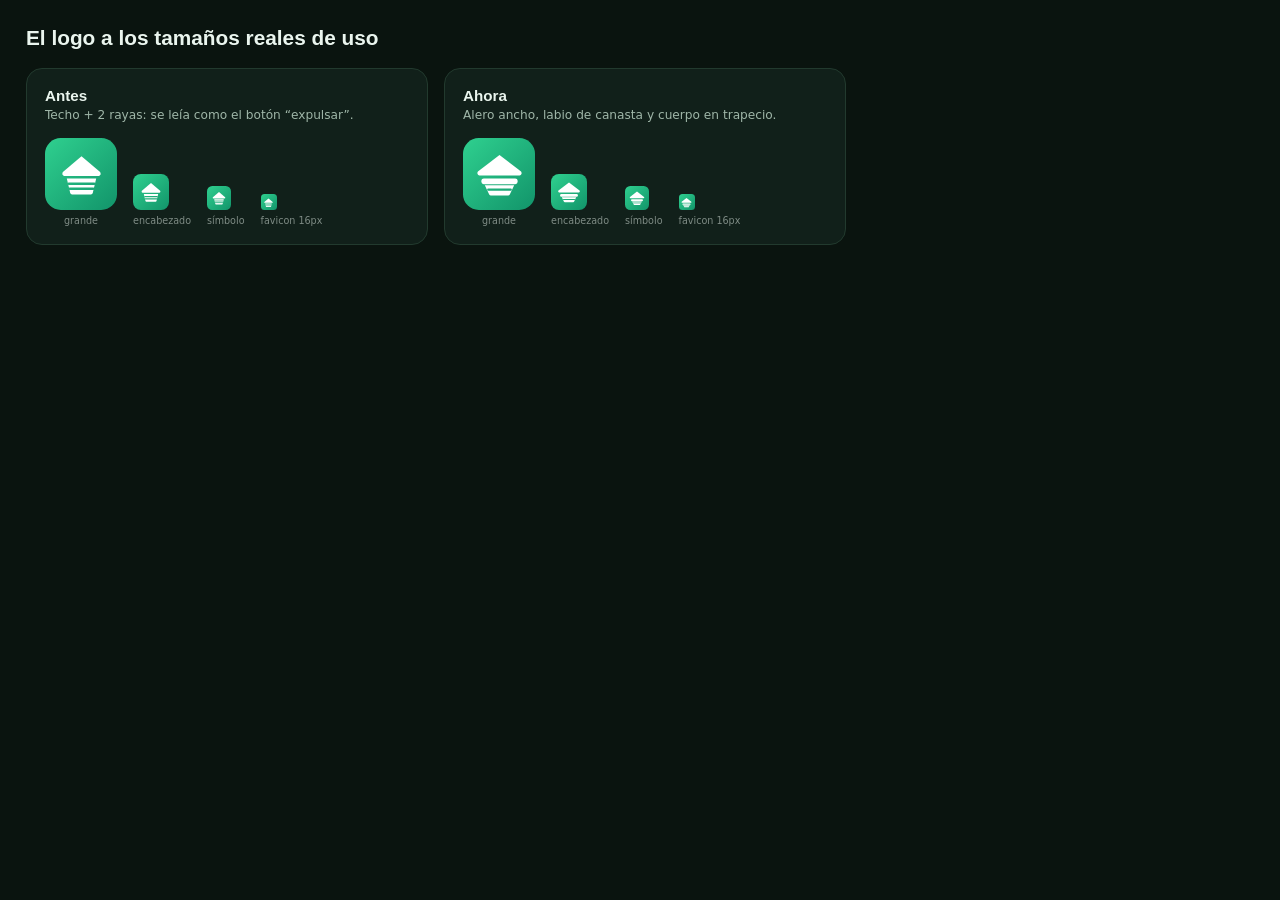
<file: logos/comparar-tamanos.html>
<!DOCTYPE html>
<html lang="es"><head><meta charset="utf-8">
<meta name="viewport" content="width=device-width,initial-scale=1">
<title>Logo: antes y ahora</title>
<style>
 body{margin:0;background:#0a140f;color:#eaf5ee;font-family:"Segoe UI",system-ui,sans-serif;padding:26px}
 h1{font-family:"Trebuchet MS",sans-serif;font-size:1.3rem;margin:0 0 18px}
 .par{display:grid;grid-template-columns:1fr 1fr;gap:16px;max-width:820px}
 .caja{border:1px solid #223a2e;border-radius:16px;padding:18px;background:#11201a}
 .caja h2{margin:0 0 4px;font-size:.95rem;font-family:"Trebuchet MS",sans-serif}
 .caja p{margin:0 0 16px;font-size:.76rem;color:#9fb6a8}
 .fila{display:flex;align-items:flex-end;gap:16px;flex-wrap:wrap}
 .u{text-align:center}
 .u i{font-style:normal;display:block;font-size:.6rem;opacity:.5;margin-top:5px}
 .cuadro{background:linear-gradient(135deg,#2fd08f,#12946a);display:grid;place-items:center;border-radius:22%}
 svg{display:block}
</style></head><body>
<h1>El logo a los tamaños reales de uso</h1>
<div class="par">
  <div class="caja">
    <h2>Antes</h2><p>Techo + 2 rayas: se leía como el botón “expulsar”.</p>
    <div class="fila" id="viejo"></div>
  </div>
  <div class="caja">
    <h2>Ahora</h2><p>Alero ancho, labio de canasta y cuerpo en trapecio.</p>
    <div class="fila" id="nuevo"></div>
  </div>
</div>
<script>
const VIEJO=`<mask id="mv"><rect width="100" height="100" fill="black"/>
 <path d="M50 13 L88 45 A5 5 0 0 1 85 53 H15 A5 5 0 0 1 12 45 Z" fill="white"/>
 <path d="M20 58 H80 L73 88 A4 4 0 0 1 69 91 H31 A4 4 0 0 1 27 88 Z" fill="white"/>
 <g stroke="black" stroke-width="5" stroke-linecap="round"><path d="M24 69 H76"/><path d="M26 79 H74"/></g>
 </mask><rect width="100" height="100" fill="#fff" mask="url(#mv)"/>`;
const NUEVO=`<mask id="mn"><rect width="100" height="100" fill="black"/>
 <path d="M50 10 L94 44 A5 5 0 0 1 91 52 H9 A5 5 0 0 1 6 44 Z" fill="white"/>
 <rect x="13" y="58" width="74" height="12" rx="5" fill="white"/>
 <path d="M20 72 H80 L71 91 A4 4 0 0 1 67 93 H33 A4 4 0 0 1 29 91 Z" fill="white"/>
 <g stroke="black" stroke-width="4.5" stroke-linecap="round"><path d="M27 81 H73"/></g>
 </mask><rect width="100" height="100" fill="#fff" mask="url(#mn)"/>`;
const TAM=[[72,'grande'],[36,'encabezado'],[24,'símbolo'],[16,'favicon 16px']];
function pintar(id,cuerpo,esc){
  document.getElementById(id).innerHTML=TAM.map(([px,txt])=>
    `<div class="u"><div class="cuadro" style="width:${px}px;height:${px}px">
      <svg viewBox="0 0 100 100" width="${Math.round(px*.68)}" height="${Math.round(px*.68)}">${cuerpo}</svg>
     </div><i>${txt}</i></div>`).join('');
}
pintar('viejo',VIEJO); pintar('nuevo',NUEVO);
</script></body></html>
</file>
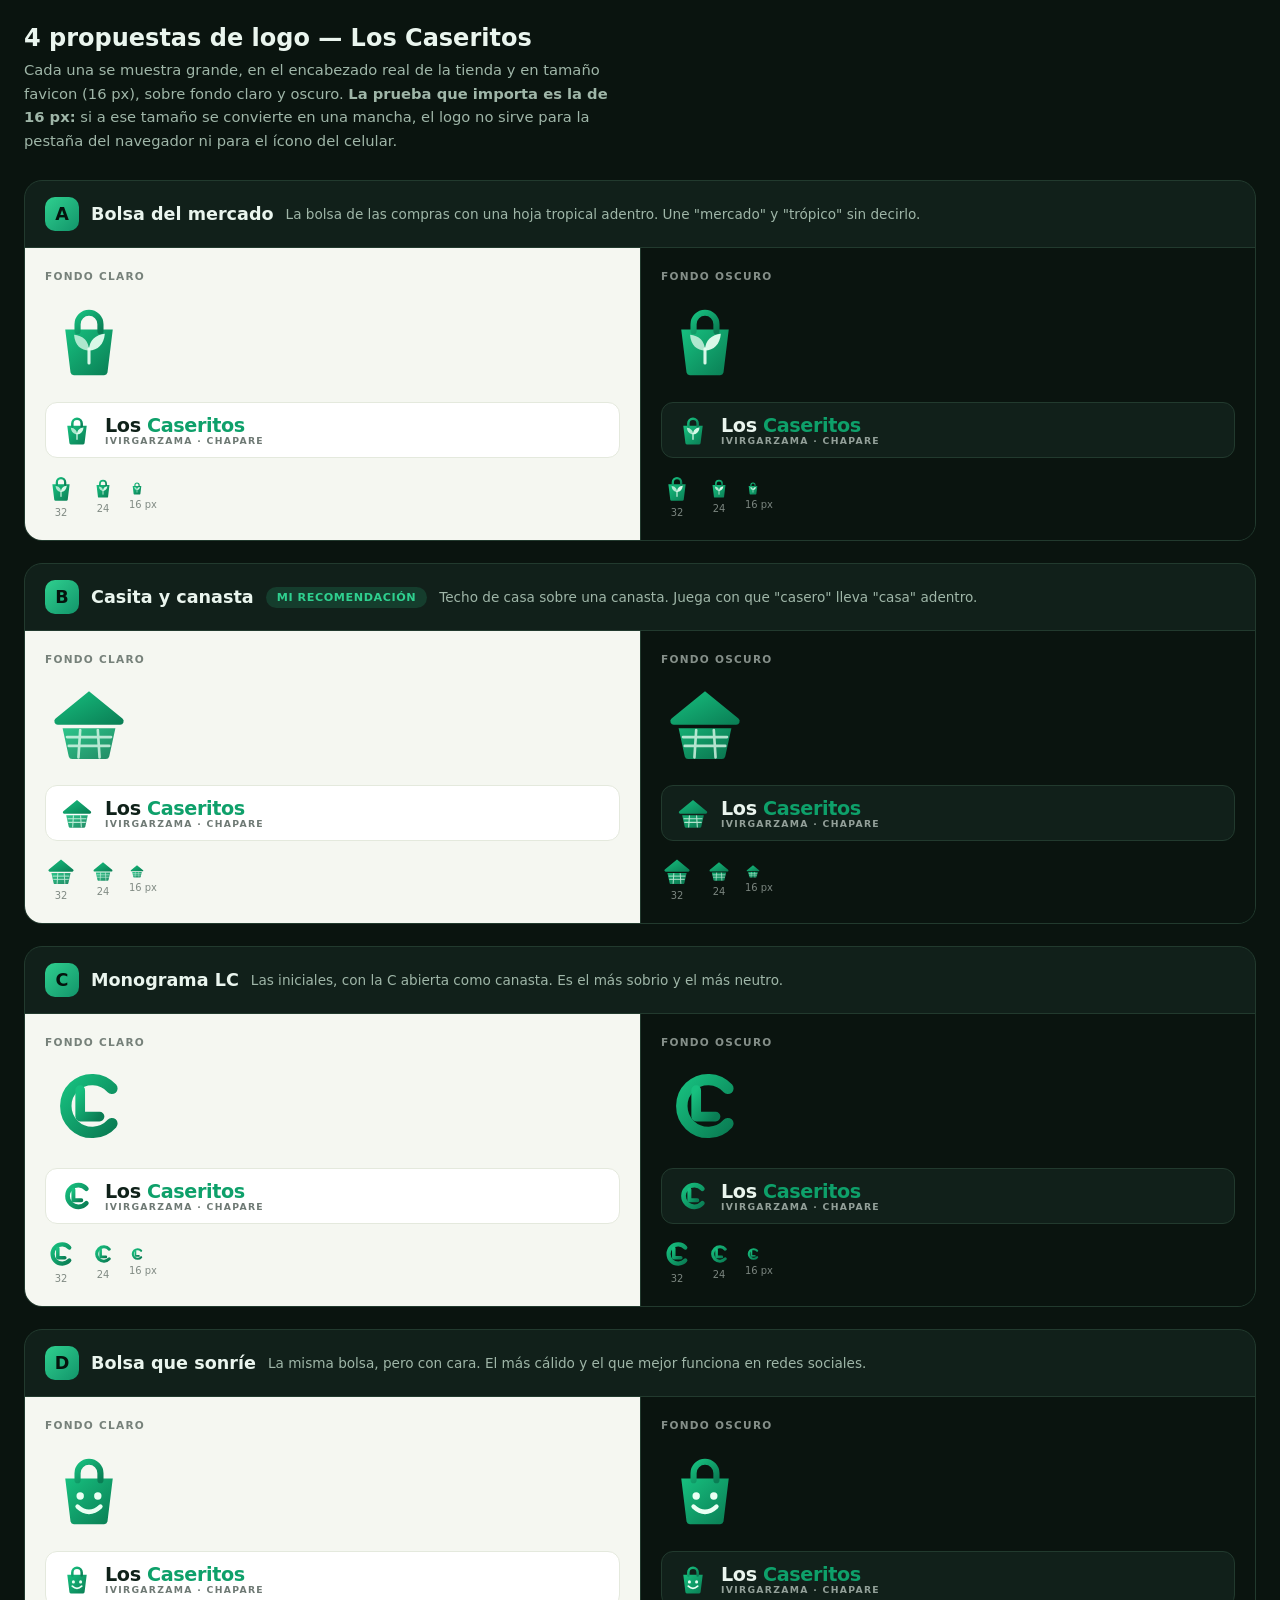
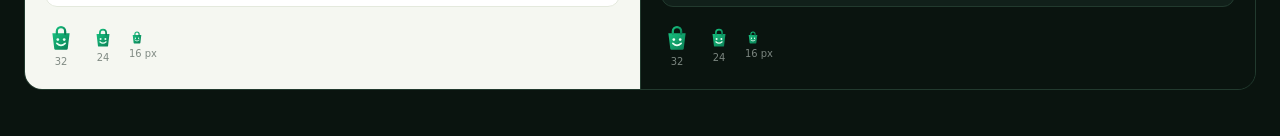
<file: logos/comparar.html>
<!DOCTYPE html>
<html lang="es">
<head>
<meta charset="utf-8">
<meta name="viewport" content="width=device-width, initial-scale=1">
<title>Logos — Los Caseritos</title>
<style>
  :root{
    --claro:#f5f7f1; --claro-sup:#fff; --claro-ink:#0f2119; --claro-line:#e4e9dd;
    --oscuro:#0a140f; --oscuro-sup:#11201a; --oscuro-ink:#eaf5ee; --oscuro-line:#223a2e;
    --verde:#0ea06a;
    --f:"Trebuchet MS","Segoe UI",system-ui,sans-serif;
  }
  *{box-sizing:border-box}
  body{margin:0;background:#0a140f;color:#eaf5ee;font-family:"Segoe UI",system-ui,sans-serif;padding:24px}
  h1{font-family:var(--f);font-size:1.5rem;margin:0 0 6px}
  .intro{color:#9fb6a8;font-size:.92rem;margin:0 0 28px;max-width:64ch;line-height:1.6}
  .op{border:1px solid #223a2e;border-radius:18px;margin-bottom:22px;overflow:hidden;background:#11201a}
  .op-cab{display:flex;align-items:center;gap:12px;padding:16px 20px;border-bottom:1px solid #223a2e;flex-wrap:wrap}
  .letra{width:34px;height:34px;border-radius:10px;background:linear-gradient(135deg,#2fd08f,#12946a);
    color:#05130d;display:grid;place-items:center;font-family:var(--f);font-weight:900;font-size:1.1rem}
  .op-cab h2{margin:0;font-family:var(--f);font-size:1.1rem}
  .op-cab p{margin:0;color:#9fb6a8;font-size:.85rem;flex:1;min-width:220px}
  .recom{background:rgba(47,208,143,.16);color:#2fd08f;font-size:.7rem;font-weight:800;
    padding:4px 11px;border-radius:999px;letter-spacing:.05em;text-transform:uppercase}

  .pruebas{display:grid;grid-template-columns:1fr 1fr;gap:0}
  .tema{padding:22px 20px}
  .tema.cl{background:var(--claro);color:var(--claro-ink)}
  .tema.os{background:var(--oscuro);color:var(--oscuro-ink);border-left:1px solid #223a2e}
  .et{font-size:.66rem;font-weight:800;letter-spacing:.12em;text-transform:uppercase;
    opacity:.55;margin-bottom:14px}

  .grande{margin-bottom:18px}
  .grande svg{width:88px;height:88px;display:block}

  /* como se ve en el encabezado real de la tienda */
  .cabecera{display:flex;align-items:center;gap:10px;padding:9px 13px;border-radius:12px;margin-bottom:14px}
  .tema.cl .cabecera{background:var(--claro-sup);border:1px solid var(--claro-line)}
  .tema.os .cabecera{background:var(--oscuro-sup);border:1px solid var(--oscuro-line)}
  .cabecera svg{width:36px;height:36px;flex:0 0 auto}
  .marca{font-family:var(--f);font-weight:800;font-size:1.2rem;letter-spacing:-.02em;line-height:1.1}
  .marca span{color:var(--verde)}
  .marca small{display:block;font-size:.58rem;font-weight:600;opacity:.6;
    letter-spacing:.14em;text-transform:uppercase}

  /* tamaño favicon: la prueba más dura */
  .chicos{display:flex;align-items:center;gap:14px}
  .chicos svg{display:block}
  .s16 svg{width:16px;height:16px}
  .s24 svg{width:24px;height:24px}
  .s32 svg{width:32px;height:32px}
  .chicos i{font-style:normal;font-size:.62rem;opacity:.5;display:block;text-align:center;margin-top:3px}

  @media(max-width:700px){ .pruebas{grid-template-columns:1fr} .tema.os{border-left:0;border-top:1px solid #223a2e} }
</style>
</head>
<body>

<h1>4 propuestas de logo — Los Caseritos</h1>
<p class="intro">
  Cada una se muestra grande, en el encabezado real de la tienda y en tamaño favicon (16&nbsp;px),
  sobre fondo claro y oscuro. <b>La prueba que importa es la de 16&nbsp;px:</b> si a ese tamaño
  se convierte en una mancha, el logo no sirve para la pestaña del navegador ni para el ícono
  del celular.
</p>

<div id="lista"></div>

<script>
const OPCIONES=[
  {letra:'A', archivo:'a-bolsa.svg', nombre:'Bolsa del mercado',
   desc:'La bolsa de las compras con una hoja tropical adentro. Une "mercado" y "trópico" sin decirlo.'},
  {letra:'B', archivo:'b-casita.svg', nombre:'Casita y canasta',
   desc:'Techo de casa sobre una canasta. Juega con que "casero" lleva "casa" adentro.', recomendado:true},
  {letra:'C', archivo:'c-monograma.svg', nombre:'Monograma LC',
   desc:'Las iniciales, con la C abierta como canasta. Es el más sobrio y el más neutro.'},
  {letra:'D', archivo:'d-carita.svg', nombre:'Bolsa que sonríe',
   desc:'La misma bolsa, pero con cara. El más cálido y el que mejor funciona en redes sociales.'}
];

async function pintar(){
  const cont=document.getElementById('lista');
  for(const o of OPCIONES){
    const svg=await (await fetch(o.archivo)).text();
    const marca='<div class="marca">Los <span>Caseritos</span><small>Ivirgarzama · Chapare</small></div>';
    const bloque=t=>`
      <div class="tema ${t}">
        <div class="et">${t==='cl'?'Fondo claro':'Fondo oscuro'}</div>
        <div class="grande">${svg}</div>
        <div class="cabecera">${svg}${marca}</div>
        <div class="chicos">
          <div class="s32">${svg}<i>32</i></div>
          <div class="s24">${svg}<i>24</i></div>
          <div class="s16">${svg}<i>16 px</i></div>
        </div>
      </div>`;
    cont.insertAdjacentHTML('beforeend',`
      <div class="op">
        <div class="op-cab">
          <span class="letra">${o.letra}</span>
          <h2>${o.nombre}</h2>
          ${o.recomendado?'<span class="recom">Mi recomendación</span>':''}
          <p>${o.desc}</p>
        </div>
        <div class="pruebas">${bloque('cl')}${bloque('os')}</div>
      </div>`);
  }
}
pintar();
</script>
</body>
</html>
</file>
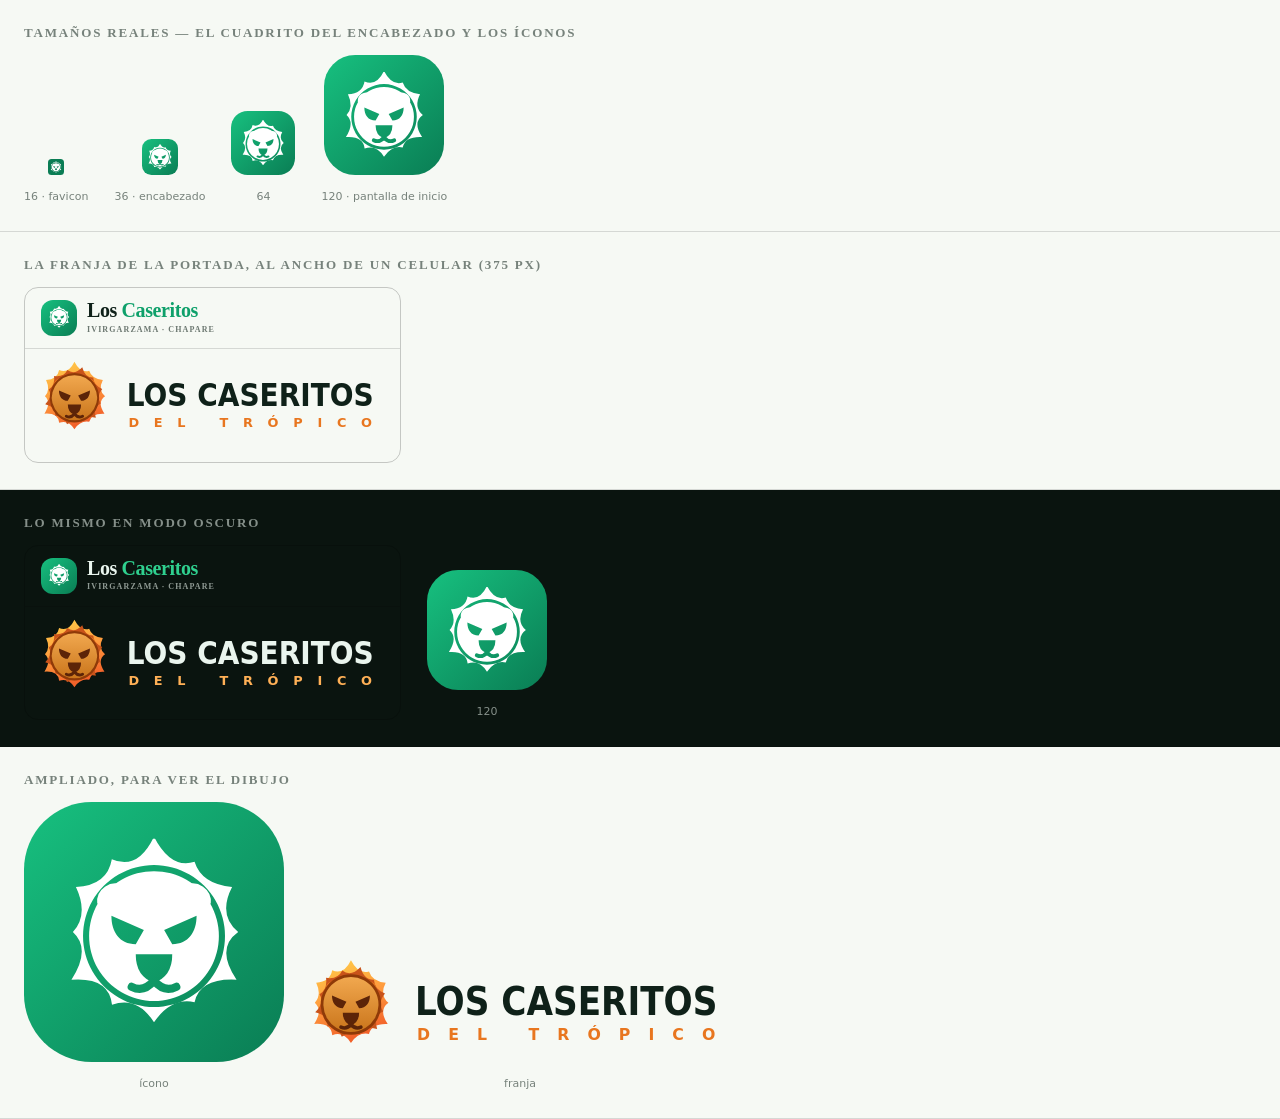
<file: logos/logo-tamanos.html>
<!doctype html><meta charset="utf-8"><title>Logo — Los Caseritos</title>
<style>
  body{margin:0;font:15px/1.5 "Segoe UI",system-ui,sans-serif;background:#f6f9f4;color:#0f2119}
  .oscuro{background:#0a140f;color:#eaf5ee}
  section{padding:26px 24px;border-bottom:1px solid #0002}
  h2{font:700 13px/1 "Segoe UI";letter-spacing:.14em;text-transform:uppercase;opacity:.55;margin:0 0 16px}
  .fila{display:flex;align-items:flex-end;gap:26px;flex-wrap:wrap}
  .caso{text-align:center}
  .caso small{display:block;margin-top:7px;font-size:11px;opacity:.55}
  .cel{width:375px;border:1px solid #0003;border-radius:14px;overflow:hidden;background:inherit}
  .cel .barra{display:flex;align-items:center;gap:10px;padding:12px 16px;border-bottom:1px solid #0002}
  .cel .barra b{font:800 20px/1 "Trebuchet MS";letter-spacing:-.02em}
  .cel .barra small{display:block;font:600 8px/1.6 "Segoe UI";letter-spacing:.14em;opacity:.6}
  .cel .franja{padding:10px 16px}
  .cuadrito{width:36px;height:36px;border-radius:12px;display:grid;place-items:center;
    background:linear-gradient(135deg,#17c07f,#0a7d54)}
  /* en proporción y no en px fijos: el mismo cuadrito se muestra a 16, 36 y 120 */
  .cuadrito svg{width:67%;height:67%}
</style>
<section>
  <h2>Tamaños reales — el cuadrito del encabezado y los íconos</h2>
  <div class="fila">
    <div class="caso"><span style="display:inline-block;width:16px;height:16px"><svg xmlns="http://www.w3.org/2000/svg" viewBox="0 0 100 100"><rect width="100" height="100" rx="22" fill="#0a7d54"/><g transform="translate(50,50) scale(.8) translate(-50,-46)"><mask id="mFava"><rect width="100" height="100" fill="black"/><path d="M50.0 -1.0Q58.3 15.1 70.0 11.4Q73.5 22.5 88.5 23.8Q81.4 37.6 91.5 46.0Q80.2 54.1 90.7 69.5Q72.6 68.6 70.0 80.6Q58.6 78.1 50.0 90.5Q41.6 77.4 29.3 81.9Q27.9 68.1 9.3 69.5Q19.1 54.3 10.0 46.0Q17.9 37.4 11.5 23.8Q27.0 23.0 29.2 10.1Q41.9 15.8 50.0 -1.0Z" fill="white"/><path d="M50 11a37 37 0 1 0 .01 0Z" fill="black"/><path d="M50 16a32 32 0 1 1-.01 0Z" fill="white"/><path d="M22 32a9 9 0 0 1 13-9l3 12Z M78 32a9 9 0 0 0-13-9l-3 12Z" fill="white"/><path d="M29 38L45 45L41 52C33 52 29 46 29 38ZM71 38L55 45L59 52C67 52 71 46 71 38Z" fill="black"/><path d="M41 57H59Q59 68 50 71Q41 68 41 57Z" fill="black"/></mask><rect width="100" height="100" fill="#ffffff" mask="url(#mFava)"/></g></svg></span><small>16 · favicon</small></div>
    <div class="caso"><span style="display:inline-block;width:36px;height:36px"><svg xmlns="http://www.w3.org/2000/svg" viewBox="0 0 100 100"><defs><linearGradient id="gb" x1="0" y1="0" x2="1" y2="1"><stop offset="0" stop-color="#17c07f"/><stop offset="1" stop-color="#0a7d54"/></linearGradient></defs><rect width="100" height="100" rx="26" fill="url(#gb)"/><g transform="translate(50,50) scale(.78) translate(-50,-46)"><mask id="mLeonb"><rect width="100" height="100" fill="black"/><path d="M50.0 -1.0Q58.3 15.1 70.0 11.4Q73.5 22.5 88.5 23.8Q81.4 37.6 91.5 46.0Q80.2 54.1 90.7 69.5Q72.6 68.6 70.0 80.6Q58.6 78.1 50.0 90.5Q41.6 77.4 29.3 81.9Q27.9 68.1 9.3 69.5Q19.1 54.3 10.0 46.0Q17.9 37.4 11.5 23.8Q27.0 23.0 29.2 10.1Q41.9 15.8 50.0 -1.0Z" fill="white"/><path d="M50 13a35 35 0 1 0 .01 0Z" fill="black"/><path d="M50 16a32 32 0 1 1-.01 0Z" fill="white"/><path d="M22 32a9 9 0 0 1 13-9l3 12Z M78 32a9 9 0 0 0-13-9l-3 12Z" fill="white"/><path d="M29 38L45 45L41 52C33 52 29 46 29 38ZM71 38L55 45L59 52C67 52 71 46 71 38Z" fill="black"/><path d="M41 57H59Q59 68 50 71Q41 68 41 57Z" fill="black"/><path d="M50 70q-5 6-11 3M50 70q5 6 11 3" fill="none" stroke="black" stroke-width="4" stroke-linecap="round"/></mask><rect width="100" height="100" fill="#ffffff" mask="url(#mLeonb)"/></g></svg></span><small>36 · encabezado</small></div>
    <div class="caso"><span style="display:inline-block;width:64px;height:64px"><svg xmlns="http://www.w3.org/2000/svg" viewBox="0 0 100 100"><defs><linearGradient id="gc" x1="0" y1="0" x2="1" y2="1"><stop offset="0" stop-color="#17c07f"/><stop offset="1" stop-color="#0a7d54"/></linearGradient></defs><rect width="100" height="100" rx="26" fill="url(#gc)"/><g transform="translate(50,50) scale(.78) translate(-50,-46)"><mask id="mLeonc"><rect width="100" height="100" fill="black"/><path d="M50.0 -1.0Q58.3 15.1 70.0 11.4Q73.5 22.5 88.5 23.8Q81.4 37.6 91.5 46.0Q80.2 54.1 90.7 69.5Q72.6 68.6 70.0 80.6Q58.6 78.1 50.0 90.5Q41.6 77.4 29.3 81.9Q27.9 68.1 9.3 69.5Q19.1 54.3 10.0 46.0Q17.9 37.4 11.5 23.8Q27.0 23.0 29.2 10.1Q41.9 15.8 50.0 -1.0Z" fill="white"/><path d="M50 13a35 35 0 1 0 .01 0Z" fill="black"/><path d="M50 16a32 32 0 1 1-.01 0Z" fill="white"/><path d="M22 32a9 9 0 0 1 13-9l3 12Z M78 32a9 9 0 0 0-13-9l-3 12Z" fill="white"/><path d="M29 38L45 45L41 52C33 52 29 46 29 38ZM71 38L55 45L59 52C67 52 71 46 71 38Z" fill="black"/><path d="M41 57H59Q59 68 50 71Q41 68 41 57Z" fill="black"/><path d="M50 70q-5 6-11 3M50 70q5 6 11 3" fill="none" stroke="black" stroke-width="4" stroke-linecap="round"/></mask><rect width="100" height="100" fill="#ffffff" mask="url(#mLeonc)"/></g></svg></span><small>64</small></div>
    <div class="caso"><span style="display:inline-block;width:120px;height:120px"><svg xmlns="http://www.w3.org/2000/svg" viewBox="0 0 100 100"><defs><linearGradient id="gd" x1="0" y1="0" x2="1" y2="1"><stop offset="0" stop-color="#17c07f"/><stop offset="1" stop-color="#0a7d54"/></linearGradient></defs><rect width="100" height="100" rx="26" fill="url(#gd)"/><g transform="translate(50,50) scale(.78) translate(-50,-46)"><mask id="mLeond"><rect width="100" height="100" fill="black"/><path d="M50.0 -1.0Q58.3 15.1 70.0 11.4Q73.5 22.5 88.5 23.8Q81.4 37.6 91.5 46.0Q80.2 54.1 90.7 69.5Q72.6 68.6 70.0 80.6Q58.6 78.1 50.0 90.5Q41.6 77.4 29.3 81.9Q27.9 68.1 9.3 69.5Q19.1 54.3 10.0 46.0Q17.9 37.4 11.5 23.8Q27.0 23.0 29.2 10.1Q41.9 15.8 50.0 -1.0Z" fill="white"/><path d="M50 13a35 35 0 1 0 .01 0Z" fill="black"/><path d="M50 16a32 32 0 1 1-.01 0Z" fill="white"/><path d="M22 32a9 9 0 0 1 13-9l3 12Z M78 32a9 9 0 0 0-13-9l-3 12Z" fill="white"/><path d="M29 38L45 45L41 52C33 52 29 46 29 38ZM71 38L55 45L59 52C67 52 71 46 71 38Z" fill="black"/><path d="M41 57H59Q59 68 50 71Q41 68 41 57Z" fill="black"/><path d="M50 70q-5 6-11 3M50 70q5 6 11 3" fill="none" stroke="black" stroke-width="4" stroke-linecap="round"/></mask><rect width="100" height="100" fill="#ffffff" mask="url(#mLeond)"/></g></svg></span><small>120 · pantalla de inicio</small></div>
  </div>
</section>
<section>
  <h2>La franja de la portada, al ancho de un celular (375 px)</h2>
  <div class="fila">
    <div class="cel">
      <div class="barra"><span class="cuadrito"><svg xmlns="http://www.w3.org/2000/svg" viewBox="0 0 100 100"><mask id="mLeone"><rect width="100" height="100" fill="black"/><path d="M50.0 -1.0Q58.3 15.1 70.0 11.4Q73.5 22.5 88.5 23.8Q81.4 37.6 91.5 46.0Q80.2 54.1 90.7 69.5Q72.6 68.6 70.0 80.6Q58.6 78.1 50.0 90.5Q41.6 77.4 29.3 81.9Q27.9 68.1 9.3 69.5Q19.1 54.3 10.0 46.0Q17.9 37.4 11.5 23.8Q27.0 23.0 29.2 10.1Q41.9 15.8 50.0 -1.0Z" fill="white"/><path d="M50 13a35 35 0 1 0 .01 0Z" fill="black"/><path d="M50 16a32 32 0 1 1-.01 0Z" fill="white"/><path d="M22 32a9 9 0 0 1 13-9l3 12Z M78 32a9 9 0 0 0-13-9l-3 12Z" fill="white"/><path d="M29 38L45 45L41 52C33 52 29 46 29 38ZM71 38L55 45L59 52C67 52 71 46 71 38Z" fill="black"/><path d="M41 57H59Q59 68 50 71Q41 68 41 57Z" fill="black"/><path d="M50 70q-5 6-11 3M50 70q5 6 11 3" fill="none" stroke="black" stroke-width="4" stroke-linecap="round"/></mask><rect width="100" height="100" fill="#ffffff" mask="url(#mLeone)"/></svg></span>
        <span><b>Los <span style="color:#0ea06a">Caseritos</span></b><small>IVIRGARZAMA · CHAPARE</small></span></div>
      <div class="franja"><svg xmlns="http://www.w3.org/2000/svg" viewBox="0 0 400 100"><g transform="translate(-4,4) scale(.86)"><defs><linearGradient id="melqf" x1="0" y1="0" x2=".3" y2="1"><stop offset="0" stop-color="#ffd24a"/><stop offset=".55" stop-color="#ff9a3d"/><stop offset="1" stop-color="#f2622a"/></linearGradient><linearGradient id="carqf" x1="0" y1="0" x2="0" y2="1"><stop offset="0" stop-color="#f2a950"/><stop offset="1" stop-color="#c9741a"/></linearGradient></defs><path d="M50.0 -1.0Q58.3 15.1 70.0 11.4Q73.5 22.5 88.5 23.8Q81.4 37.6 91.5 46.0Q80.2 54.1 90.7 69.5Q72.6 68.6 70.0 80.6Q58.6 78.1 50.0 90.5Q41.6 77.4 29.3 81.9Q27.9 68.1 9.3 69.5Q19.1 54.3 10.0 46.0Q17.9 37.4 11.5 23.8Q27.0 23.0 29.2 10.1Q41.9 15.8 50.0 -1.0Z" fill="url(#melqf)"/><path d="M60.6 6.4Q64.4 21.0 75.5 20.5Q75.8 31.1 87.7 35.9Q79.3 46.0 85.7 55.6Q74.5 60.2 79.0 75.0Q64.4 71.0 59.3 80.8Q50.0 75.8 39.9 83.7Q35.4 71.4 23.8 72.2Q25.5 60.2 10.4 56.6Q21.2 46.0 15.2 36.7Q24.2 31.1 22.4 18.4Q35.4 20.6 40.4 10.3Q50.0 17.7 60.6 6.4Z" fill="#c9531a"/><path d="M22 32a9 9 0 0 1 13-9l3 12Z M78 32a9 9 0 0 0-13-9l-3 12Z" fill="#e8761f"/><path d="M50 16a32 32 0 1 1-.01 0Z" fill="url(#carqf)" stroke="#8f3a08" stroke-width="3"/><path d="M29 38L45 45L41 52C33 52 29 46 29 38ZM71 38L55 45L59 52C67 52 71 46 71 38Z" fill="#5c2408"/><path d="M41 57H59Q59 68 50 71Q41 68 41 57Z" fill="#5c2408"/><path d="M50 70q-5 6-11 3M50 70q5 6 11 3" fill="none" stroke="#5c2408" stroke-width="4" stroke-linecap="round"/></g><g font-family="'Trebuchet MS','Segoe UI',system-ui,sans-serif" text-anchor="start"><text x="100" y="55" font-size="38" font-weight="800" fill="#0f2119"textLength="288" lengthAdjust="spacingAndGlyphs">LOS CASERITOS</text><text x="102" y="79" font-size="15" font-weight="700" fill="#e8761f"textLength="284" lengthAdjust="spacing">DEL TRÓPICO</text></g></svg></div>
    </div>
  </div>
</section>
<section class="oscuro">
  <h2>Lo mismo en modo oscuro</h2>
  <div class="fila">
    <div class="cel">
      <div class="barra"><span class="cuadrito"><svg xmlns="http://www.w3.org/2000/svg" viewBox="0 0 100 100"><mask id="mLeong"><rect width="100" height="100" fill="black"/><path d="M50.0 -1.0Q58.3 15.1 70.0 11.4Q73.5 22.5 88.5 23.8Q81.4 37.6 91.5 46.0Q80.2 54.1 90.7 69.5Q72.6 68.6 70.0 80.6Q58.6 78.1 50.0 90.5Q41.6 77.4 29.3 81.9Q27.9 68.1 9.3 69.5Q19.1 54.3 10.0 46.0Q17.9 37.4 11.5 23.8Q27.0 23.0 29.2 10.1Q41.9 15.8 50.0 -1.0Z" fill="white"/><path d="M50 13a35 35 0 1 0 .01 0Z" fill="black"/><path d="M50 16a32 32 0 1 1-.01 0Z" fill="white"/><path d="M22 32a9 9 0 0 1 13-9l3 12Z M78 32a9 9 0 0 0-13-9l-3 12Z" fill="white"/><path d="M29 38L45 45L41 52C33 52 29 46 29 38ZM71 38L55 45L59 52C67 52 71 46 71 38Z" fill="black"/><path d="M41 57H59Q59 68 50 71Q41 68 41 57Z" fill="black"/><path d="M50 70q-5 6-11 3M50 70q5 6 11 3" fill="none" stroke="black" stroke-width="4" stroke-linecap="round"/></mask><rect width="100" height="100" fill="#ffffff" mask="url(#mLeong)"/></svg></span>
        <span><b>Los <span style="color:#2fd08f">Caseritos</span></b><small>IVIRGARZAMA · CHAPARE</small></span></div>
      <div class="franja"><svg xmlns="http://www.w3.org/2000/svg" viewBox="0 0 400 100"><g transform="translate(-4,4) scale(.86)"><defs><linearGradient id="melrf" x1="0" y1="0" x2=".3" y2="1"><stop offset="0" stop-color="#ffd24a"/><stop offset=".55" stop-color="#ff9a3d"/><stop offset="1" stop-color="#f2622a"/></linearGradient><linearGradient id="carrf" x1="0" y1="0" x2="0" y2="1"><stop offset="0" stop-color="#f2a950"/><stop offset="1" stop-color="#c9741a"/></linearGradient></defs><path d="M50.0 -1.0Q58.3 15.1 70.0 11.4Q73.5 22.5 88.5 23.8Q81.4 37.6 91.5 46.0Q80.2 54.1 90.7 69.5Q72.6 68.6 70.0 80.6Q58.6 78.1 50.0 90.5Q41.6 77.4 29.3 81.9Q27.9 68.1 9.3 69.5Q19.1 54.3 10.0 46.0Q17.9 37.4 11.5 23.8Q27.0 23.0 29.2 10.1Q41.9 15.8 50.0 -1.0Z" fill="url(#melrf)"/><path d="M60.6 6.4Q64.4 21.0 75.5 20.5Q75.8 31.1 87.7 35.9Q79.3 46.0 85.7 55.6Q74.5 60.2 79.0 75.0Q64.4 71.0 59.3 80.8Q50.0 75.8 39.9 83.7Q35.4 71.4 23.8 72.2Q25.5 60.2 10.4 56.6Q21.2 46.0 15.2 36.7Q24.2 31.1 22.4 18.4Q35.4 20.6 40.4 10.3Q50.0 17.7 60.6 6.4Z" fill="#c9531a"/><path d="M22 32a9 9 0 0 1 13-9l3 12Z M78 32a9 9 0 0 0-13-9l-3 12Z" fill="#e8761f"/><path d="M50 16a32 32 0 1 1-.01 0Z" fill="url(#carrf)" stroke="#8f3a08" stroke-width="3"/><path d="M29 38L45 45L41 52C33 52 29 46 29 38ZM71 38L55 45L59 52C67 52 71 46 71 38Z" fill="#5c2408"/><path d="M41 57H59Q59 68 50 71Q41 68 41 57Z" fill="#5c2408"/><path d="M50 70q-5 6-11 3M50 70q5 6 11 3" fill="none" stroke="#5c2408" stroke-width="4" stroke-linecap="round"/></g><g font-family="'Trebuchet MS','Segoe UI',system-ui,sans-serif" text-anchor="start"><text x="100" y="55" font-size="38" font-weight="800" fill="#eaf5ee"textLength="288" lengthAdjust="spacingAndGlyphs">LOS CASERITOS</text><text x="102" y="79" font-size="15" font-weight="700" fill="#ffb056"textLength="284" lengthAdjust="spacing">DEL TRÓPICO</text></g></svg></div>
    </div>
    <div class="caso"><span style="display:inline-block;width:120px;height:120px"><svg xmlns="http://www.w3.org/2000/svg" viewBox="0 0 100 100"><defs><linearGradient id="gi" x1="0" y1="0" x2="1" y2="1"><stop offset="0" stop-color="#17c07f"/><stop offset="1" stop-color="#0a7d54"/></linearGradient></defs><rect width="100" height="100" rx="26" fill="url(#gi)"/><g transform="translate(50,50) scale(.78) translate(-50,-46)"><mask id="mLeoni"><rect width="100" height="100" fill="black"/><path d="M50.0 -1.0Q58.3 15.1 70.0 11.4Q73.5 22.5 88.5 23.8Q81.4 37.6 91.5 46.0Q80.2 54.1 90.7 69.5Q72.6 68.6 70.0 80.6Q58.6 78.1 50.0 90.5Q41.6 77.4 29.3 81.9Q27.9 68.1 9.3 69.5Q19.1 54.3 10.0 46.0Q17.9 37.4 11.5 23.8Q27.0 23.0 29.2 10.1Q41.9 15.8 50.0 -1.0Z" fill="white"/><path d="M50 13a35 35 0 1 0 .01 0Z" fill="black"/><path d="M50 16a32 32 0 1 1-.01 0Z" fill="white"/><path d="M22 32a9 9 0 0 1 13-9l3 12Z M78 32a9 9 0 0 0-13-9l-3 12Z" fill="white"/><path d="M29 38L45 45L41 52C33 52 29 46 29 38ZM71 38L55 45L59 52C67 52 71 46 71 38Z" fill="black"/><path d="M41 57H59Q59 68 50 71Q41 68 41 57Z" fill="black"/><path d="M50 70q-5 6-11 3M50 70q5 6 11 3" fill="none" stroke="black" stroke-width="4" stroke-linecap="round"/></mask><rect width="100" height="100" fill="#ffffff" mask="url(#mLeoni)"/></g></svg></span><small>120</small></div>
  </div>
</section>
<section>
  <h2>Ampliado, para ver el dibujo</h2>
  <div class="fila">
    <div class="caso"><span style="display:inline-block;width:260px;height:260px"><svg xmlns="http://www.w3.org/2000/svg" viewBox="0 0 100 100"><defs><linearGradient id="gj" x1="0" y1="0" x2="1" y2="1"><stop offset="0" stop-color="#17c07f"/><stop offset="1" stop-color="#0a7d54"/></linearGradient></defs><rect width="100" height="100" rx="26" fill="url(#gj)"/><g transform="translate(50,50) scale(.78) translate(-50,-46)"><mask id="mLeonj"><rect width="100" height="100" fill="black"/><path d="M50.0 -1.0Q58.3 15.1 70.0 11.4Q73.5 22.5 88.5 23.8Q81.4 37.6 91.5 46.0Q80.2 54.1 90.7 69.5Q72.6 68.6 70.0 80.6Q58.6 78.1 50.0 90.5Q41.6 77.4 29.3 81.9Q27.9 68.1 9.3 69.5Q19.1 54.3 10.0 46.0Q17.9 37.4 11.5 23.8Q27.0 23.0 29.2 10.1Q41.9 15.8 50.0 -1.0Z" fill="white"/><path d="M50 13a35 35 0 1 0 .01 0Z" fill="black"/><path d="M50 16a32 32 0 1 1-.01 0Z" fill="white"/><path d="M22 32a9 9 0 0 1 13-9l3 12Z M78 32a9 9 0 0 0-13-9l-3 12Z" fill="white"/><path d="M29 38L45 45L41 52C33 52 29 46 29 38ZM71 38L55 45L59 52C67 52 71 46 71 38Z" fill="black"/><path d="M41 57H59Q59 68 50 71Q41 68 41 57Z" fill="black"/><path d="M50 70q-5 6-11 3M50 70q5 6 11 3" fill="none" stroke="black" stroke-width="4" stroke-linecap="round"/></mask><rect width="100" height="100" fill="#ffffff" mask="url(#mLeonj)"/></g></svg></span><small>ícono</small></div>
    <div class="caso"><span style="display:inline-block;width:420px"><svg xmlns="http://www.w3.org/2000/svg" viewBox="0 0 400 100"><g transform="translate(-4,4) scale(.86)"><defs><linearGradient id="melsf" x1="0" y1="0" x2=".3" y2="1"><stop offset="0" stop-color="#ffd24a"/><stop offset=".55" stop-color="#ff9a3d"/><stop offset="1" stop-color="#f2622a"/></linearGradient><linearGradient id="carsf" x1="0" y1="0" x2="0" y2="1"><stop offset="0" stop-color="#f2a950"/><stop offset="1" stop-color="#c9741a"/></linearGradient></defs><path d="M50.0 -1.0Q58.3 15.1 70.0 11.4Q73.5 22.5 88.5 23.8Q81.4 37.6 91.5 46.0Q80.2 54.1 90.7 69.5Q72.6 68.6 70.0 80.6Q58.6 78.1 50.0 90.5Q41.6 77.4 29.3 81.9Q27.9 68.1 9.3 69.5Q19.1 54.3 10.0 46.0Q17.9 37.4 11.5 23.8Q27.0 23.0 29.2 10.1Q41.9 15.8 50.0 -1.0Z" fill="url(#melsf)"/><path d="M60.6 6.4Q64.4 21.0 75.5 20.5Q75.8 31.1 87.7 35.9Q79.3 46.0 85.7 55.6Q74.5 60.2 79.0 75.0Q64.4 71.0 59.3 80.8Q50.0 75.8 39.9 83.7Q35.4 71.4 23.8 72.2Q25.5 60.2 10.4 56.6Q21.2 46.0 15.2 36.7Q24.2 31.1 22.4 18.4Q35.4 20.6 40.4 10.3Q50.0 17.7 60.6 6.4Z" fill="#c9531a"/><path d="M22 32a9 9 0 0 1 13-9l3 12Z M78 32a9 9 0 0 0-13-9l-3 12Z" fill="#e8761f"/><path d="M50 16a32 32 0 1 1-.01 0Z" fill="url(#carsf)" stroke="#8f3a08" stroke-width="3"/><path d="M29 38L45 45L41 52C33 52 29 46 29 38ZM71 38L55 45L59 52C67 52 71 46 71 38Z" fill="#5c2408"/><path d="M41 57H59Q59 68 50 71Q41 68 41 57Z" fill="#5c2408"/><path d="M50 70q-5 6-11 3M50 70q5 6 11 3" fill="none" stroke="#5c2408" stroke-width="4" stroke-linecap="round"/></g><g font-family="'Trebuchet MS','Segoe UI',system-ui,sans-serif" text-anchor="start"><text x="100" y="55" font-size="38" font-weight="800" fill="#0f2119"textLength="288" lengthAdjust="spacingAndGlyphs">LOS CASERITOS</text><text x="102" y="79" font-size="15" font-weight="700" fill="#e8761f"textLength="284" lengthAdjust="spacing">DEL TRÓPICO</text></g></svg></span><small>franja</small></div>
  </div>
</section>
</file>
<file: guias/guia.css>
/* Estilo de las guías de Los Caseritos. Pensado para leer en pantalla y para
   imprimir o pasar a PDF: fondo claro, letra grande, una idea por bloque. */
:root{
  --tinta:#16231c; --suave:#55685e; --linea:#d9e4dd; --fondo:#f6faf7; --papel:#ffffff;
  --verde:#12946a; --verde-claro:#e3f6ee; --ambar:#b76a00; --ambar-claro:#fff3dd; --rojo:#c0392b; --rojo-claro:#fdecea;
}
*{box-sizing:border-box}
html{-webkit-print-color-adjust:exact;print-color-adjust:exact}
body{margin:0;background:var(--fondo);color:var(--tinta);font-family:"Segoe UI",system-ui,sans-serif;font-size:17px;line-height:1.55}
.hoja{max-width:980px;margin:0 auto;padding:28px 22px 60px}

.tapa{background:linear-gradient(135deg,#2fd08f,#12946a);color:#05130d;border-radius:22px;padding:34px 32px;margin-bottom:26px}
.tapa .para{font-weight:800;letter-spacing:.08em;text-transform:uppercase;font-size:.85rem;opacity:.8}
.tapa h1{font-family:"Trebuchet MS","Segoe UI",sans-serif;font-size:2.3rem;line-height:1.1;margin:6px 0 10px}
.tapa p{margin:0;font-size:1.08rem;max-width:60ch}

h2{font-family:"Trebuchet MS","Segoe UI",sans-serif;font-size:1.55rem;margin:38px 0 6px;display:flex;align-items:center;gap:12px}
h2 .n{flex:0 0 auto;width:42px;height:42px;border-radius:50%;background:var(--verde);color:#fff;display:grid;place-items:center;font-size:1.2rem}
h3{font-size:1.1rem;margin:20px 0 6px}
p{margin:0 0 12px}
ul,ol{margin:0 0 12px;padding-left:24px}
li{margin-bottom:6px}
b{font-weight:700}
code{background:#e9f0ec;border-radius:6px;padding:1px 7px;font-family:Consolas,monospace;font-size:.93em}
.entrada{color:var(--suave);font-size:1.05rem;margin-bottom:16px}

/* cajas de aviso */
.nota,.ojo,.mal{border-radius:14px;padding:13px 16px;margin:14px 0;border-left:5px solid}
.nota{background:var(--verde-claro);border-color:var(--verde)}
.ojo{background:var(--ambar-claro);border-color:var(--ambar)}
.mal{background:var(--rojo-claro);border-color:var(--rojo)}
.nota p:last-child,.ojo p:last-child,.mal p:last-child{margin-bottom:0}

/* capturas */
figure{margin:16px 0 22px}
figure img{display:block;width:100%;height:auto;border-radius:14px;border:1px solid #1d2f26;box-shadow:0 8px 24px #0002}
figcaption{font-size:.9rem;color:var(--suave);margin-top:8px;text-align:center}
/* una captura de celular al lado de su explicación */
.cel{display:grid;grid-template-columns:minmax(0,1fr) 290px;gap:26px;align-items:start;margin:14px 0 8px}
.cel figure{margin:0}
.cel.izq{grid-template-columns:290px minmax(0,1fr)}

table{width:100%;border-collapse:collapse;margin:12px 0 18px;background:var(--papel);border-radius:12px;overflow:hidden;font-size:.97rem}
th{background:#e9f0ec;text-align:left;padding:10px 12px}
td{padding:10px 12px;border-top:1px solid var(--linea);vertical-align:top}

/* lista corta de pestañas: la primera columna angosta */
table.pestanas td:first-child{white-space:nowrap;width:1%}
/* la foto del botón, al tamaño en que se ve en la pantalla */
table.pestanas img{display:block;height:38px;width:auto}
table.pestanas td{vertical-align:middle}
.indice{background:var(--papel);border:1px solid var(--linea);border-radius:16px;padding:16px 22px;columns:2;column-gap:30px}
.indice a{color:var(--verde);text-decoration:none;font-weight:600}
.indice li{break-inside:avoid}
.pie{margin-top:44px;padding-top:16px;border-top:1px solid var(--linea);color:var(--suave);font-size:.9rem}

@media (max-width:720px){
  body{font-size:16px}
  .cel,.cel.izq{grid-template-columns:1fr}
  .cel figure{max-width:320px;margin:0 auto}
  .indice{columns:1}
  .tapa h1{font-size:1.8rem}
}
@media print{
  body{background:#fff;font-size:12.5pt}
  .hoja{max-width:none;padding:0}
  h2{break-after:avoid}
  h3{break-after:avoid}
  figure,.cel,.nota,.ojo,.mal,table,tr{break-inside:avoid}
  figure img{box-shadow:none}
  .cel,.cel.izq{grid-template-columns:minmax(0,1fr) 230px}
  .cel.izq{grid-template-columns:230px minmax(0,1fr)}
  a{color:inherit;text-decoration:none}
}
@page{size:A4;margin:14mm 13mm}
</file>
